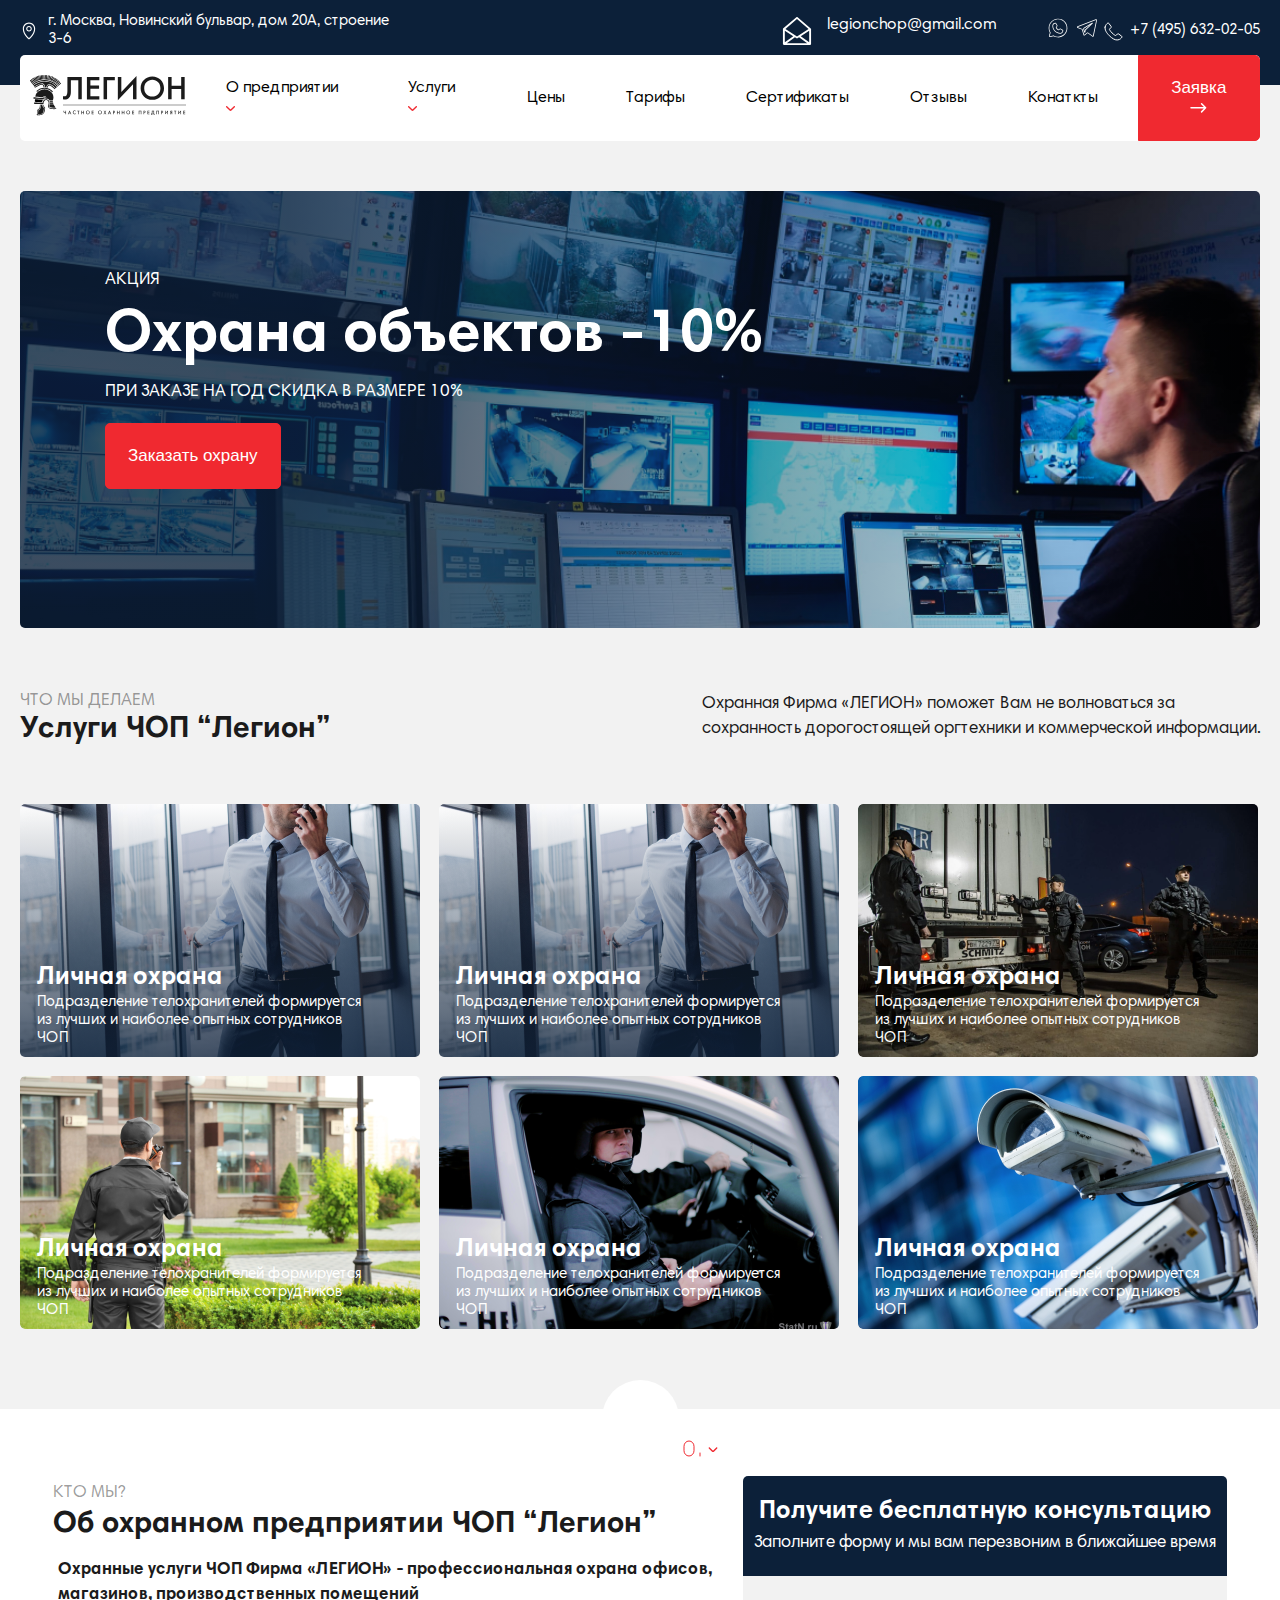
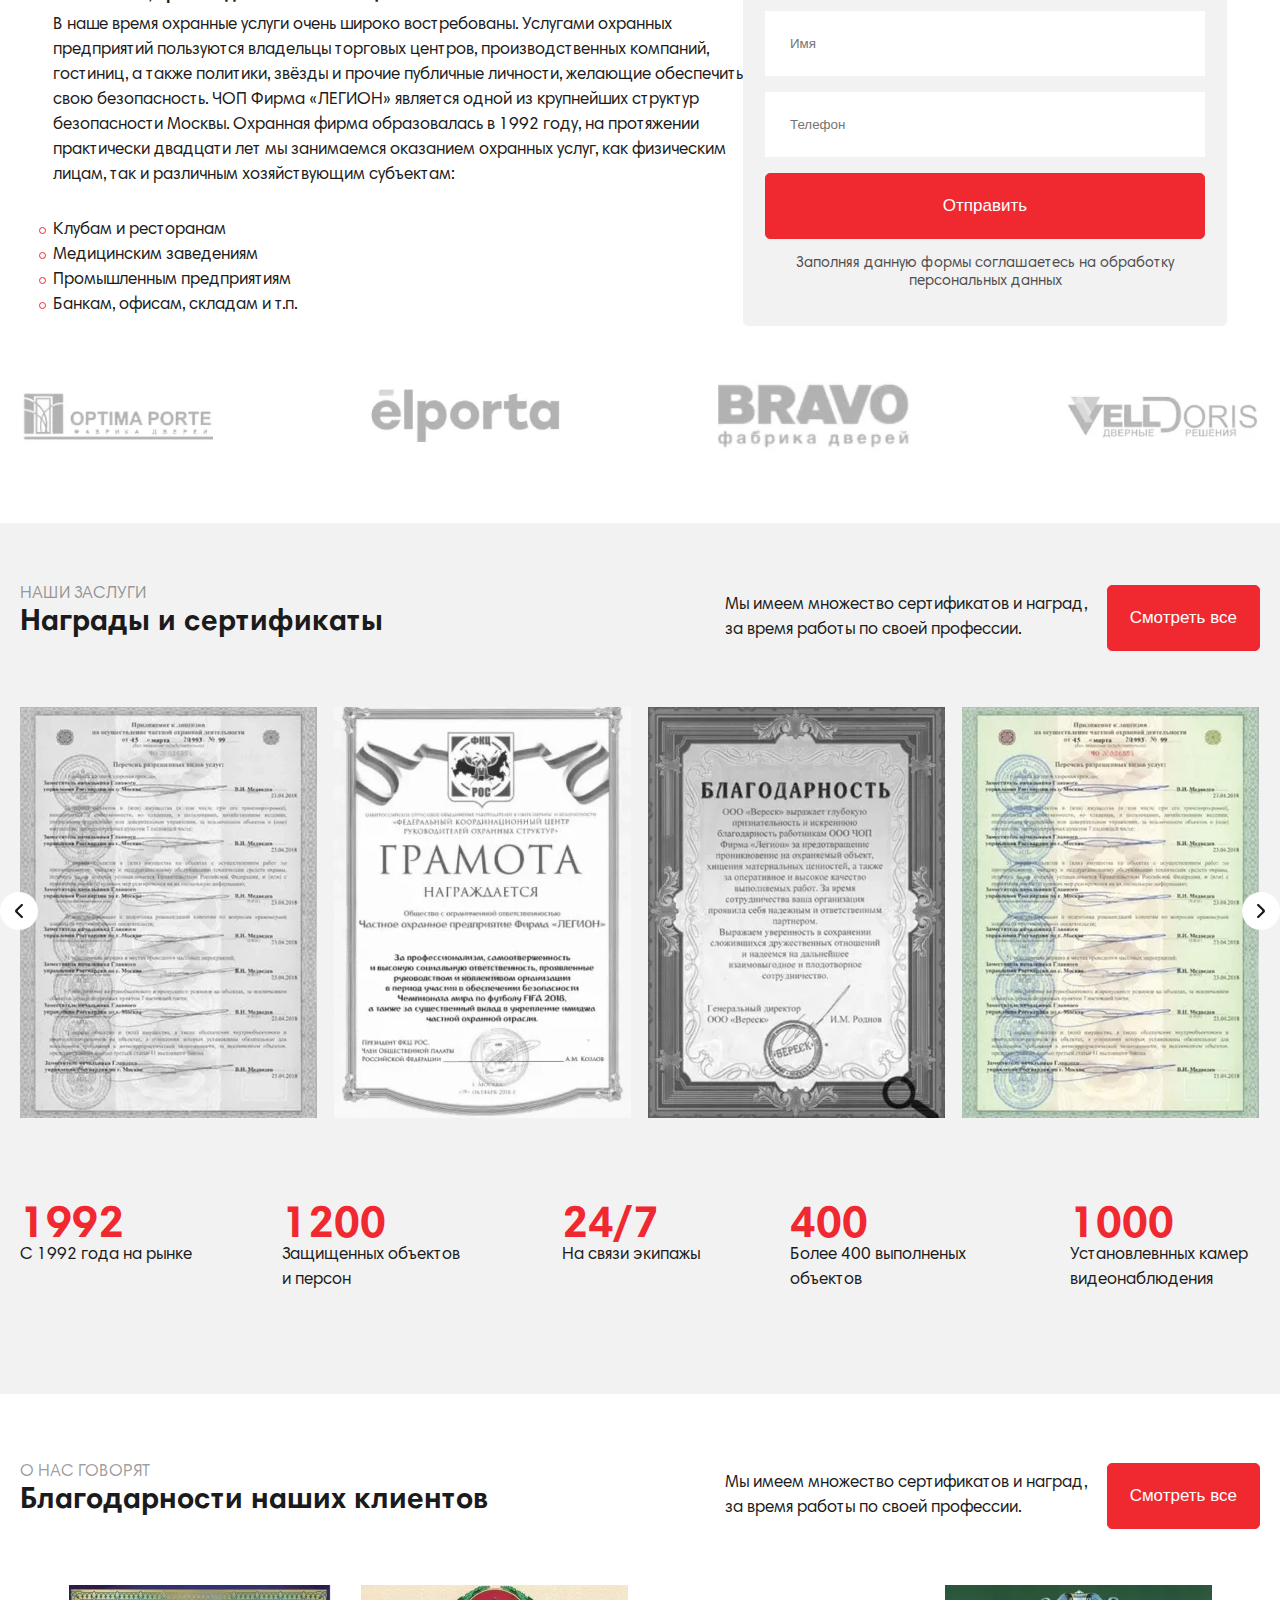
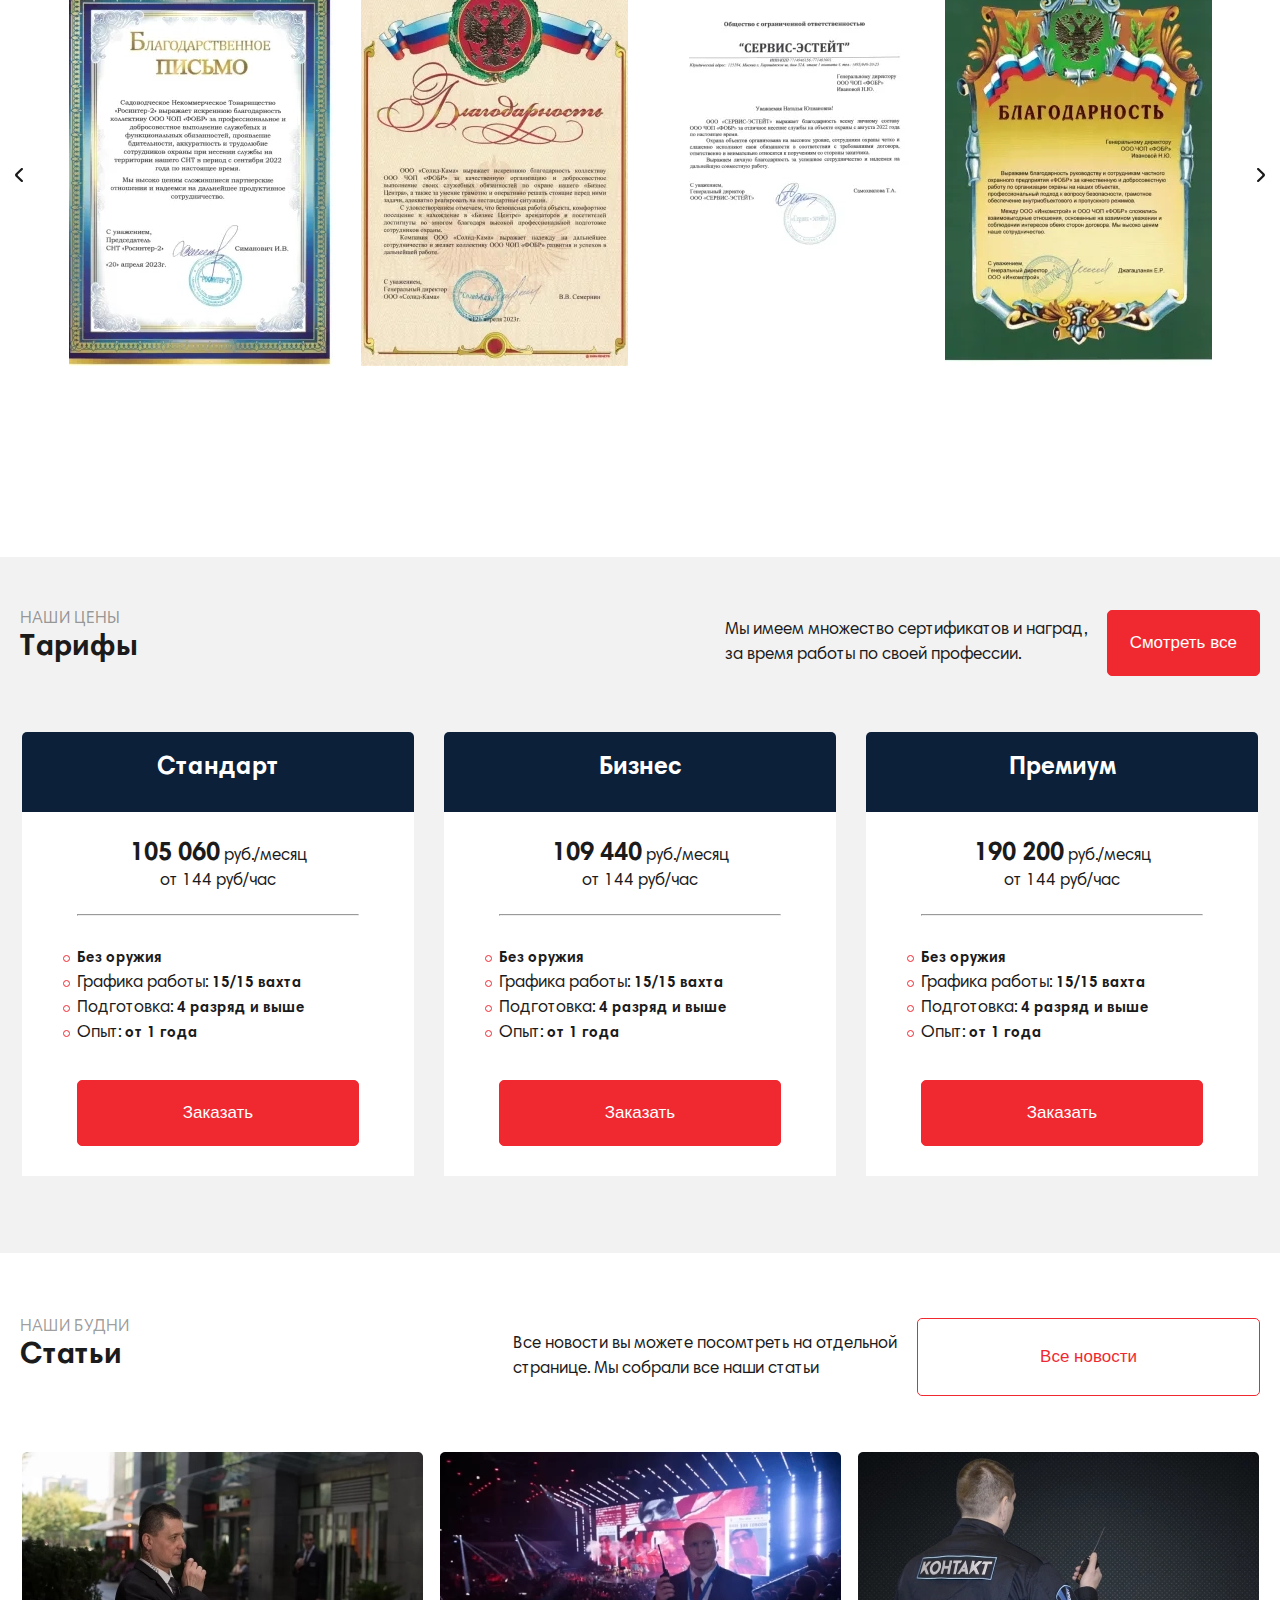
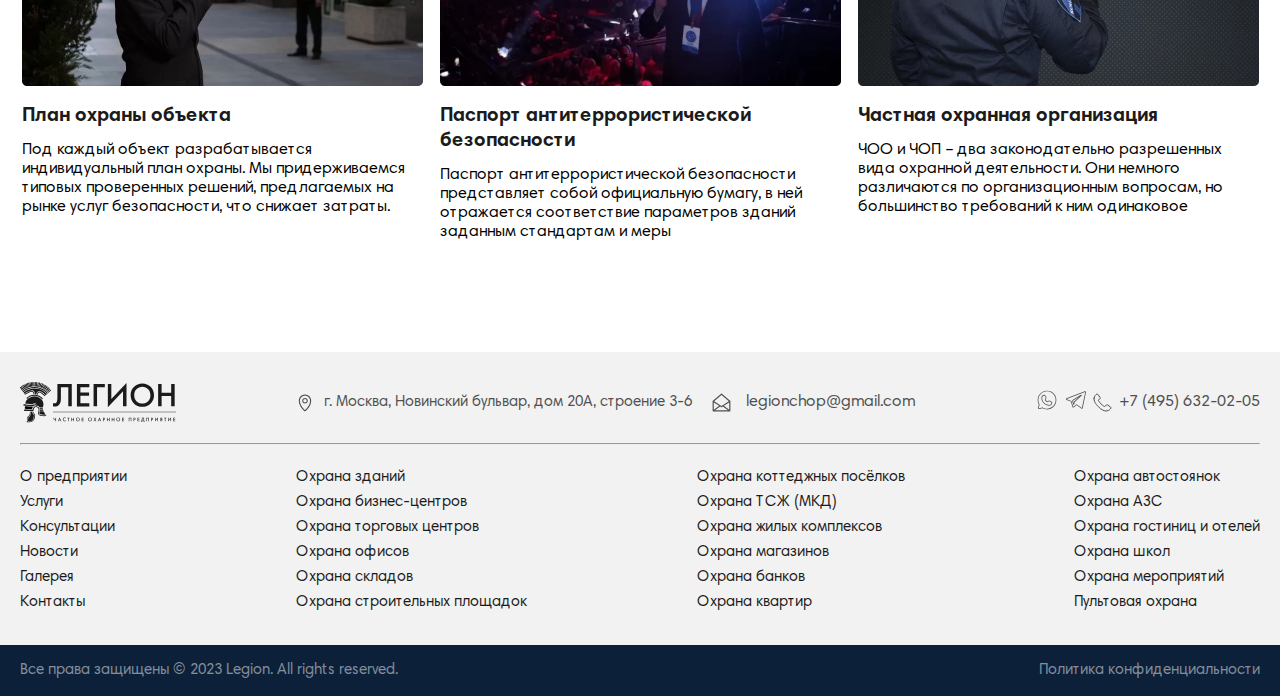
<file: ЧОП/index.html>
<!DOCTYPE html>
<html lang="en">

<head>
    <meta charset="UTF-8">
    <meta name="viewport" content="width=device-width, initial-scale=1.0">
    <link rel="stylesheet" href="./styles/style.css">
    <link rel="stylesheet" href="./styles/font/stylesheet.css">
    <link rel="icon" type="image/png" sizes="32x32" href="./image/favicon/favicon-32x32.png">
    <link rel=" icon" type="image/png" sizes="16x16" href="./image/favicon/favicon-16x16.png">
    <link rel="manifest" href="./image/favicon/site.webmanifest.json">
    <meta name="msapplication-TileColor" content="#ffffff">
    <title>ЧОП</title>
</head>

<body>
    <section style='background-color: #0C2039;'>
        <div class="container">
            <div class="top__header">
                <div class="adress">
                    <img src="./image/address-mark.svg" alt="address">
                    <h1 class='tiny-15 top-adress'>г. Москва, Новинский бульвар, дом 20А, строение 3-6</h1>
                </div>
                <div class="email__phone">
                    <div class='email__phone_top'>
                        <div class='email'>
                            <img src="./image/email.svg" alt="email address">
                            <a class='adress_text' href="mailto:legionchop@gmail.com">legionchop@gmail.com</a>
                        </div>
                        <div class="phone__social-link">
                            <a href="#"><img src="./image/whatsapp.svg" alt="whatsapp"></a>
                            <a href="#"><img src="./image/telegram.svg" alt="telegram"></a>
                            <img src="./image/phone.svg" alt="phone">
                            <a href="#" class='tiny-15'>+7 (495) 632-02-05</a>
                        </div>
                    </div>
                    <div class='navigator'>
                        <nav>
                            <a href='index.html' class='logo__link'>
                                <img src="./image/logo.svg" alt="logo">
                            </a>
                            <ul class='menu__list'>
                                <li class='about__title'><a href="aboutCompany.html" style='color: black;'>О предприятии
                                        <img src="./image/arrow-down.svg" alt="arrow down"></a>
                                    <ul class='about__title-popup'>
                                        <li><a href="aboutCompany.html">О компании</a></li>
                                        <li><a href="articles.html">Статьи</a></li>
                                        <li><a href="vacancy.html">Вакансии</a></li>
                                        <li><a href="rate.html">Благодарности</a></li>
                                    </ul>
                                </li>
                                <li class='services__title'><a href="services.html" style='color: black;'>Услуги <img
                                            src="./image/arrow-down.svg" alt="arrow down"></a>
                                    <ul class='services__title-popup'>
                                        <div class='services__title-popup-left'>
                                            <li><a href="#">Охрана зданий</a></li>
                                            <li><a href="#">Охрана бизнес-центров</a></li>
                                            <li><a href="#">Охрана торговых центров</a></li>
                                            <li><a href="#">Охрана офисов</a></li>
                                            <li><a href="#">Охрана складов</a></li>
                                            <li><a href="#">Охрана строительных площадок</a></li>
                                            <li><a href="#">Охрана коттеджных поселков</a></li>
                                            <li><a href="#">Охрана ТСЖ (МКД)</a></li>
                                            <li><a href="#">Охрана жилых комплексов</a></li>
                                        </div>
                                        <div class='services__title-popup-right'>
                                            <li><a href="#">Охрана магазинов</a></li>
                                            <li><a href="#">Охрана банков</a></li>
                                            <li><a href="#">Охрана квартир</a></li>
                                            <li><a href="#">Охрана автостоянока</a></li>
                                            <li><a href="#">Охрана АЗС</a></li>
                                            <li><a href="#">Охрана гостиниц и отелей</a></li>
                                            <li><a href="#">Охрана школ</a></li>
                                            <li><a href="#">Охрана мероприятий</a></li>
                                            <li><a href="#">Пультовая охрана</a></li>
                                        </div>
                                    </ul>
                                </li>
                                <li><a href="price.html" style='color: black;'>Цены</a></li>
                                <li><a href="rate.html" style='color: black;'>Тарифы</a></li>
                                <li><a href="certificates.html" style='color: black;'>Сертификаты</a></li>
                                <li><a href="reviews.html" style='color: black;'>Отзывы</a></li>
                                <li><a href="contacts.html" style='color: black;'>Конаткты</a></li>
                            </ul>
                            <div class='humburger' id='humbID'>
                                <img src="./image/humburger.svg" alt="hamburger menu" id='humbIcon'>
                            </div>
                            <div class='humb__popup' id='popupID'>
                                <img src="./image/close-humb.svg" alt="close humb" width='26px' height='26px'
                                    id='closeIconID'>
                                <ul class='humb__popup-list'>
                                    <h1 class='humb-bold-text'>О предприятии</h1>
                                    <li><a href="aboutCompany.html" class='humb-tiny-text'>О компании</a></li>
                                    <li><a href="#" class='humb-tiny-text'>Статьи</a></li>
                                    <li><a href="vacancy.html" class='humb-tiny-text'>Вакансии</a></li>
                                    <li><a href="rate.html" class='humb-tiny-text'>Благодарности</a></li>
                                    <h1 class='humb-bold-text'>Услуги</h1>
                                    <div style='display: flex;'>
                                        <div class='humb-popup-left'>
                                            <li><a href="#">Охрана зданий</a></li>
                                            <li><a href="#">Охрана бизнес-центров</a></li>
                                            <li><a href="#">Охрана торговых центров</a></li>
                                            <li><a href="#">Охрана офисов</a></li>
                                            <li><a href="#">Охрана складов</a></li>
                                            <li><a href="#">Охрана строительных площадок</a></li>
                                            <li><a href="#">Охрана коттеджных поселков</a></li>
                                            <li><a href="#">Охрана ТСЖ (МКД)</a></li>
                                            <li><a href="#">Охрана жилых комплексов</a></li>
                                        </div>
                                        <div class='humb-popup-right'>
                                            <li><a href="#">Охрана магазинов</a></li>
                                            <li><a href="#">Охрана банков</a></li>
                                            <li><a href="#">Охрана квартир</a></li>
                                            <li><a href="#">Охрана автостоянока</a></li>
                                            <li><a href="#">Охрана АЗС</a></li>
                                            <li><a href="#">Охрана гостиниц и отелей</a></li>
                                            <li><a href="#">Охрана школ</a></li>
                                            <li><a href="#">Охрана мероприятий</a></li>
                                            <li><a href="#">Пультовая охрана</a></li>
                                        </div>
                                    </div>
                                    <ul>
                                        <li><a href="#" class='humb-bold-text'>Консультации</a></li>
                                        <li><a href="#" class='humb-bold-text'>Новости</a></li>
                                        <li><a href="#" class='humb-bold-text'>Галерея</a></li>
                                        <li><a href="contacts.html" class='humb-bold-text'>Конаткты</a></li>
                                    </ul>
                                </ul>
                            </div>
                        </nav>
                        <button class="application" style='border-radius: 0 5px 5px 0;'><!--Fix svg color switch-->
                            <svg xmlns="http://www.w3.org/2000/svg" width="17" height="15" viewBox="0 0 17 10">
                                <path
                                    d="M15.6246 7.31211L11.5624 11.3743L15.6246 7.31211ZM15.6246 7.31211L11.5622 3.24974L15.6246 7.31211ZM15.6246 7.31211L1.00045 7.31205L15.6246 7.31211Z"
                                    fill="white" />
                                <path
                                    d="M15.6246 7.31211L11.5624 11.3743M15.6246 7.31211L11.5622 3.24974M15.6246 7.31211L1.00045 7.31205"
                                    stroke="white" stroke-width="1.5" stroke-linecap="round" stroke-linejoin="round" />
                            </svg>
                        </button>
                    </div>
                </div>
            </div>
        </div>
    </section>
    <section class="header">
        <div class="container">
            <div class="carusel" id='carusel'>
                <div class='header__card'>
                    <!-- <button class='arrow left' onclick='nextSlide()' id='slide-arrow-next'>
                        <img src="./image/left_arrow.svg" alt="left arrow">
                    </button>
                    <button class='arrow right' onclick='prevSlide()' id='slide-arrow-prev'>
                        <img src="./image/right_arrow.svg" alt="right arrow"'>
                    </button> -->
                    <div class="header__card-titles">
                        <p class=' tiny-400'>Акция</p>
                        <h1 class='bold-600' style='margin: 10px 0px;'>Охрана объектов -10%</h1>
                        <h3 class='tiny-400' style='margin-bottom: 20px;'>При заказе на год скидка в размере 10% </h3>
                        <button type="button">
                            Заказать охрану
                        </button>
                    </div>
                </div>


            </div>
        </div>
        </div>
    </section>
    <section class='specialization'>
        <div class="container">
            <div class="spec__titles">
                <div class="spec__titles-left">
                    <h3 class='tiny-gray-400'>Что мы делаем</h3>
                    <h1 class='bold-700'>Услуги ЧОП “Легион”</h1>
                </div>
                <h3 class='tiny-17'>Охранная Фирма «ЛЕГИОН» поможет Вам не волноваться за<br /> сохранность
                    дорогостоящей
                    оргтехники и коммерческой информации.</h3>
            </div>
            <div class="spec__cards" >
                <div class='spec__card' style='background: linear-gradient(0deg, rgba(12, 32, 57, 0.80) -4.38%, rgba(12, 32, 57, 0.00) 99.85%), url(./image/spec_card_ex.webp);'>
                    <h1 class='bold-25'>Личная охрана</h1>
                    <p class='tiny-15'>Подразделение телохранителей формируется из лучших и наиболее опытных сотрудников
                        ЧОП</p>
                </div>
                <div class='spec__card' style='background: linear-gradient(0deg, rgba(12, 32, 57, 0.80) -4.38%, rgba(12, 32, 57, 0.00) 99.85%), url(./image/spec_card_ex.webp);'>
                    <h1 class='bold-25'>Личная охрана</h1>
                    <p class='tiny-15'>Подразделение телохранителей формируется из лучших и наиболее опытных сотрудников
                        ЧОП</p>
                </div>
                <div class='spec__card' style='background-image: url(./image/card3.webp);'>
                    <h1 class='bold-25'>Личная охрана</h1>
                    <p class='tiny-15'>Подразделение телохранителей формируется из лучших и наиболее опытных сотрудников
                        ЧОП</p>
                </div>
                <div class='spec__card' style='background-image: url(./image/card4.webp);'>
                    <h1 class='bold-25'>Личная охрана</h1>
                    <p class='tiny-15'>Подразделение телохранителей формируется из лучших и наиболее опытных сотрудников
                        ЧОП</p>
                </div>
                <div class='spec__card' style='background-image: url(./image/card5.webp);'>
                    <h1 class='bold-25'>Личная охрана</h1>
                    <p class='tiny-15'>Подразделение телохранителей формируется из лучших и наиболее опытных сотрудников
                        ЧОП</p>
                </div>
                <div class='spec__card' style='background-image: url(./image/card6.webp);'>
                    <h1 class='bold-25'>Личная охрана</h1>
                    <p class='tiny-15'>Подразделение телохранителей формируется из лучших и наиболее опытных сотрудников
                        ЧОП</p>
                </div>
            </div>
        </div>
    </section>

    <section class='about'>
        <div class="svg-button1">
            <svg xmlns="http://www.w3.org/2000/svg" width="77" height="77" viewBox="0 0 77 77" fill="none"
                class='white-circle'>
                <circle cx="38.5" cy="38.5" r="38.5" fill="white" />
            </svg>
            <svg xmlns="http://www.w3.org/2000/svg" width="12" height="17" viewBox="0 0 12 17" fill="none"
                class='red-circle'>
                <path
                    d="M1 10.75C1 13.6495 3.23858 16 6 16C8.76143 16 11 13.6495 11 10.75V6.25C11 3.3505 8.76143 1 6 1C3.23858 1 1 3.3505 1 6.25V10.75Z"
                    stroke="#F02930" />
            </svg>
            <svg xmlns="http://www.w3.org/2000/svg" width="2" height="5" viewBox="0 0 2 5" fill="none" class='red-line'>
                <path d="M1 4V1" stroke="#F02930" stroke-linecap="round" />
            </svg>
            <svg xmlns="http://www.w3.org/2000/svg" width="16" height="16" viewBox="0 0 16 16" fill="none"
                class='red-bird'>
                <path
                    d="M3.80464 6.47379C3.54429 6.73413 3.54429 7.15627 3.80464 7.4166L7.0661 10.6749C7.5869 11.1951 8.43077 11.1949 8.9513 10.6745L12.2115 7.4142C12.4719 7.15387 12.4719 6.73173 12.2115 6.47139C11.9512 6.21103 11.529 6.21103 11.2687 6.47139L8.4783 9.2618C8.21797 9.5222 7.79583 9.52214 7.5355 9.2618L4.74745 6.47379C4.4871 6.21344 4.06499 6.21344 3.80464 6.47379Z"
                    fill="#F02930" />
            </svg>
        </div>
        <div class="container">
            <div class="about__wrapper">
                <div class="about__wrapper-info">
                    <h3 class='tiny-gray-400'>Кто мы?</h3>
                    <h1 class='bold-700 about' style='margin: 3px 0 10px; padding:0;'>Об охранном предприятии ЧОП
                        “Легион”
                    </h1>
                    <p class='tiny-600 about' style='padding:5px;'>Охранные услуги ЧОП Фирма «ЛЕГИОН» -
                        профессиональная охрана офисов, магазинов,
                        производственных помещений</p>
                    <p class='tiny-17 about_text'>В наше время охранные услуги очень широко
                        востребованы. Услугами охранных
                        предприятий пользуются
                        владельцы торговых центров, производственных компаний, гостиниц, а также политики, звёзды и
                        прочие публичные личности, желающие обеспечить свою безопасность. ЧОП Фирма «ЛЕГИОН»
                        является
                        одной из крупнейших структур безопасности Москвы. Охранная фирма образовалась в 1992 году,
                        на
                        протяжении практически двадцати лет мы занимаемся оказанием охранных услуг, как физическим
                        лицам, так и различным хозяйствующим субъектам:</p>
                    <ul class='about__list tiny-17'>
                        <li>Клубам и ресторанам</li>
                        <li>Медицинским заведениям</li>
                        <li>Промышленным предприятиям</li>
                        <li>Банкам, офисам, складам и т.п.</li>
                    </ul>
                </div>
                <form action='#' class="about__wrapper-form">
                    <div class="form-titles">
                        <h1 class='bold-25' style='margin-bottom: 6px;'>Получите бесплатную консультацию</h1>
                        <h3 class='tiny-17-white'>Заполните форму и мы вам перезвоним в ближайшее время</h3>
                    </div>
                    <div class="form-inputs">
                        <input type="text" placeholder='Имя'>
                        <input type="tel" placeholder='Телефон'>
                        <button>Отправить</button>
                        <p class='tiny-15-form'>Заполняя данную формы соглашаетесь на обработку <br />персональных
                            данных</p>
                    </div>
                </form>
            </div>
            <div class='about__partner'>
                <img src="./image/partner1.webp" alt="partner1">
                <img src="./image/partner2.webp" alt="partner2">
                <img src="./image/partner3.webp" alt="partner3">
                <img src="./image/partner4.webp" alt="partner4">
            </div>
        </div>
    </section>
    <section class='merits'>
        <div class="container">
            <div class="merits__titles">
                <div class="merits__titles-left">
                    <h3 class='tiny-gray-400'>Наши заслуги</h3>
                    <h1 class='bold-700'>Награды и сертификаты</h1>
                </div>
                <div class='merits__titles-right'>
                    <h3 class='tiny-17'>Мы имеем множество сертификатов и наград,<br />
                        за время работы по своей профессии.</h3>
                    <button>Смотреть все</button>
                </div>
            </div>
            <div class='certificates'>
                <button class='arrow left' id='slider-arrow-prevM'>
                    <svg xmlns="http://www.w3.org/2000/svg" width="8" height="14" viewBox="0 0 8 14" fill="none">
                        <path
                            d="M7.66978 0.31074C7.23487 -0.10358 6.52967 -0.10358 6.09477 0.31074L0.651642 5.50095C-0.217493 6.32973 -0.217159 7.67264 0.652311 8.501L6.09877 13.6892C6.53368 14.1036 7.23887 14.1036 7.6738 13.6892C8.10873 13.2749 8.10873 12.6031 7.6738 12.1889L3.01225 7.74828C2.57724 7.334 2.57735 6.66222 3.01225 6.24794L7.66978 1.8111C8.10471 1.39679 8.10471 0.725049 7.66978 0.31074Z" />
                    </svg>
                </button>
                <button class='arrow right' id='slider-arrow-nextM'>
                    <svg xmlns="http://www.w3.org/2000/svg" width="8" height="14" viewBox="0 0 8 14" fill="none">
                        <path
                            d="M0.330222 13.6893C0.765134 14.1036 1.47033 14.1036 1.90523 13.6893L7.34836 8.49905C8.21749 7.67027 8.21716 6.32736 7.34769 5.49899L1.90123 0.310795C1.46632 -0.1036 0.761126 -0.1036 0.326202 0.310795C-0.108734 0.725082 -0.108734 1.39685 0.326202 1.81114L4.98775 6.25172C5.42276 6.666 5.42265 7.33778 4.98775 7.75206L0.330222 12.1889C-0.104714 12.6032 -0.104714 13.275 0.330222 13.6893Z" />
                    </svg>
                </button>
                <div class='sliderM'>
                    <div class="slider__lineM" id='slm'>
                        <img src="./image/gram1.webp" alt="certificate1">
                        <img src="./image/gram2.webp" alt="certificate2">
                        <img src="./image/gram3.webp" alt="certificate3">
                        <img src="./image/gram4.webp" alt="certificate4">
                        <img src="./image/ser1.webp" alt="certificate5">
                        <img src="./image/ser2.webp" alt="certificate6">
                        <img src="./image/ser3.webp" alt="certificate7">
                        <img src="./image/ser4.webp" alt="certificate8">
                        <img src="./image/ser5.webp" alt="certificate9">
                        <img src="./image/ser6.webp" alt="certificate10">
                    </div>
                </div>
            </div>
            <div class=' merits__titles-right-mobile'>
                <h3 class='tiny-17'>Мы имеем множество сертификатов и наград,<br />
                    за время работы по своей профессии.</h3>
                <button>Смотреть все</button>
            </div>
            <div class="merits__info">
                <div class="info">
                    <span class=' red-45' style='margin-bottom: 6px;'>1992</span>
                    <p class='tiny-17'>С 1992 года на рынке</p>
                </div>
                <div class="info">
                    <span class=' red-45' style='margin-bottom: 6px;'>1200</span>
                    <p class='tiny-17'>Защищенных объектов
                        и персон
                    </p>
                </div>
                <div class="info">
                    <span class=' red-45' style='margin-bottom: 6px;'>24/7</span>
                    <p class='tiny-17'>На связи экипажы</p>
                </div>
                <div class="info">
                    <span class=' red-45' style='margin-bottom: 6px;'>400</span>
                    <p class='tiny-17'>Более 400 выполненых объектов</p>
                </div>
                <div class="info">
                    <span class=' red-45' style='margin-bottom: 6px;'>1000</span>
                    <p class='tiny-17'>Установлевнных камер видеонаблюдения</p>
                </div>
            </div>
        </div>
    </section>
    <section class='talking'>
        <div class="container">
            <div class="talking__titles">
                <div class="talking__titles-left">
                    <h3 class='tiny-gray-400'>О нас говорят</h3>
                    <h1 class='bold-700'>Благодарности наших клиентов</h1>
                </div>
                <div class='talking__titles-right'>
                    <h3 class='tiny-17'>Мы имеем множество сертификатов и наград,<br />
                        за время работы по своей профессии.</h3>
                    <button>Смотреть все</button>
                </div>
            </div>
            <div class='gratitudes'>
                <button class='arrow left' id='slider-arrow-prev'>
                    <svg xmlns="http://www.w3.org/2000/svg" width="8" height="14" viewBox="0 0 8 14" fill="none">
                        <path
                            d="M7.66978 0.31074C7.23487 -0.10358 6.52967 -0.10358 6.09477 0.31074L0.651642 5.50095C-0.217493 6.32973 -0.217159 7.67264 0.652311 8.501L6.09877 13.6892C6.53368 14.1036 7.23887 14.1036 7.6738 13.6892C8.10873 13.2749 8.10873 12.6031 7.6738 12.1889L3.01225 7.74828C2.57724 7.334 2.57735 6.66222 3.01225 6.24794L7.66978 1.8111C8.10471 1.39679 8.10471 0.725049 7.66978 0.31074Z" />
                    </svg>
                </button>
                <button class='arrow right' id='slider-arrow-next'>
                    <svg xmlns="http://www.w3.org/2000/svg" width="8" height="14" viewBox="0 0 8 14" fill="none">
                        <path
                            d="M0.330222 13.6893C0.765134 14.1036 1.47033 14.1036 1.90523 13.6893L7.34836 8.49905C8.21749 7.67027 8.21716 6.32736 7.34769 5.49899L1.90123 0.310795C1.46632 -0.1036 0.761126 -0.1036 0.326202 0.310795C-0.108734 0.725082 -0.108734 1.39685 0.326202 1.81114L4.98775 6.25172C5.42276 6.666 5.42265 7.33778 4.98775 7.75206L0.330222 12.1889C-0.104714 12.6032 -0.104714 13.275 0.330222 13.6893Z" />
                    </svg>
                </button>
                <div class="slider">
                    <div class="slider__line" id='sl'>
                        <img src="./image/blag1.webp" alt="gratitude1">
                        <img src="./image/blag2.webp" alt="gratitude2">
                        <img src="./image/blag3.webp" alt="gratitude3">
                        <img src="./image/blag4.webp" alt="gratitude4">
                        <img src="./image/blag11.webp" alt="gratitude5">
                        <img src="./image/blag22.webp" alt="gratitude6">
                        <img src="./image/blag33.webp" alt="gratitude7">
                        <img src="./image/blag44.webp" alt="gratitude8">
                        <img src="./image/blag55.webp" alt="gratitude9">
                        <img src="./image/blag66.webp" alt="gratitude10">
                        <img src="./image/blag77.webp" alt="gratitude11">
                        <img src="./image/blag88.webp" alt="gratitude12">
                    </div>
                </div>
            </div>
            <div class=' talking__titles-right-mobile'>
                <h3 class='tiny-17'>Мы имеем множество сертификатов и наград,<br />
                    за время работы по своей профессии.</h3>
                <button>Смотреть все</button>
            </div>
        </div>
    </section>
    <section class='price'>
        <div class="container">
            <div class="merits__titles">
                <div class="merits__titles-left">
                    <h3 class='tiny-gray-400'>Наши цены</h3>
                    <h1 class='bold-700'>Тарифы</h1>
                </div>
                <div class='merits__titles-right'>
                    <h3 class='tiny-17'>Мы имеем множество сертификатов и наград,<br />
                        за время работы по своей профессии.</h3>
                    <button>Смотреть все</button>
                </div>
            </div>
            <div class='prices'>
                <div class="price-card">
                    <div class="price-titles">
                        <h1 class='bold-25' style='margin-bottom: 6px;'>Стандарт
                        </h1>
                    </div>
                    <div class='price-info'>
                        <div style='text-align: center;'>
                            <p class='tiny-17'><span class='bold-25-black'>105 060</span> руб./месяц</p>
                            <p class='tiny-17'>от 144 руб/час</p>
                        </div>
                        <hr>
                        <ul class='about__list tiny-17' style='margin-bottom: 34px;'>
                            <li class='tiny-17'><span class='bold-15'>Без оружия</span></li>
                            <li class='tiny-17'>Графика работы: <span class='bold-15'>15/15 вахта</span>
                            </li>
                            <li class='tiny-17'>Подготовка: <span class='bold-15'>4 разряд и выше</span>
                            </li>
                            <li class='tiny-17'>Опыт: <span class='bold-15'>от 1 года</span></li>
                        </ul>
                        <button style='width: 100%;'>Заказать</button>
                    </div>
                </div>
                <div class="price-card">
                    <div class="price-titles">
                        <h1 class='bold-25' style='margin-bottom: 6px;'>Бизнес
                        </h1>
                    </div>
                    <div class='price-info'>
                        <div style='text-align: center;'>
                            <p class='tiny-17'><span class='bold-25-black'>109 440</span> руб./месяц</p>
                            <p class='tiny-17'>от 144 руб/час</p>
                        </div>
                        <hr>
                        <ul class='about__list tiny-17' style='margin-bottom: 34px;'>
                            <li class='tiny-17'><span class='bold-15'>Без оружия</span></li>
                            <li class='tiny-17'>Графика работы: <span class='bold-15'>15/15 вахта</span>
                            </li>
                            <li class='tiny-17'>Подготовка: <span class='bold-15'>4 разряд и выше</span>
                            </li>
                            <li class='tiny-17'>Опыт: <span class='bold-15'>от 1 года</span></li>
                        </ul>
                        <button style='width: 100%;'>Заказать</button>
                    </div>
                </div>
                <div class="price-card">
                    <div class="price-titles">
                        <h1 class='bold-25' style='margin-bottom: 6px;'>Премиум
                        </h1>
                    </div>
                    <div class='price-info'>
                        <div style='text-align: center;'>
                            <p class='tiny-17'><span class='bold-25-black'>190 200</span> руб./месяц</p>
                            <p class='tiny-17'>от 144 руб/час</p>
                        </div>
                        <hr>
                        <ul class='about__list tiny-17' style='margin-bottom: 34px;'>
                            <li class='tiny-17'><span class='bold-15'>Без оружия</span></li>
                            <li class='tiny-17'>Графика работы: <span class='bold-15'>15/15 вахта</span>
                            </li>
                            <li class='tiny-17'>Подготовка: <span class='bold-15'>4 разряд и выше</span>
                            </li>
                            <li class='tiny-17'>Опыт: <span class='bold-15'>от 1 года</span></li>
                        </ul>
                        <button style='width: 100%;'>Заказать</button>
                    </div>
                </div>
            </div>
        </div>
    </section>
    <section class='articles'>
        <div class="container">
            <div class="articles__titles">
                <div class="articles__titles-left">
                    <h3 class='tiny-gray-400'>наши будни</h3>
                    <h1 class='bold-700'>Статьи</h1>
                </div>
                <div class='articles__titles-right'>
                    <h3 class='tiny-17'>Все новости вы можете посомтреть на отдельной <br /> странице. Мы собрали все
                        наши статьи</h3>
                    <button class='outline'>Все новости</button>
                </div>
            </div>
            <div class="articles__cards-wrapper">
                <div class="articles__card">
                    <img src="./image/art1.webp" alt="art1">
                    <div class="card-info">
                        <h1 class='bold-20' style='margin: 12px 0px'>План охраны объекта</h1>
                        <p>Под каждый объект разрабатывается индивидуальный план охраны. Мы придерживаемся типовых
                            проверенных решений, предлагаемых на рынке услуг безопасности, что снижает затраты.</p>
                    </div>
                </div>
                <div class="articles__card">
                    <img src="./image/art2.webp" alt="art2">
                    <div class="card-info">
                        <h1 class='bold-20' style='margin: 12px 0px'>Паспорт антитеррористической
                            безопасности</h1>
                        <p>Паспорт антитеррористической безопасности представляет собой официальную бумагу, в ней
                            отражается соответствие параметров зданий заданным стандартам и меры</p>
                    </div>
                </div>
                <div class="articles__card">
                    <img src="./image/art3.webp" alt="art3">
                    <div class="card-info">
                        <h1 class='bold-20' style='margin: 12px 0px'>Частная охранная организация</h1>
                        <p>ЧОО и ЧОП – два законодательно разрешенных вида охранной деятельности. Они немного
                            различаются по организационным вопросам, но большинство требований к ним одинаковое</p>
                    </div>
                </div>
            </div>
        </div>
    </section>
    <footer>
        <div class="container">
            <div class='footer__head'>
                <img src="./image/logo.svg" alt="logo">
                <div class='footer__middle'>
                    <div class="adress">
                        <img src="./image/address-dark.svg" alt="adress">
                        <h1 class='tiny-15' style='color: #505050;'>г. Москва, Новинский бульвар, дом 20А, строение 3-6
                        </h1>
                    </div>
                    <div class='email'>
                        <img src="./image/email-dark.svg" alt="email adress">
                        <a class='adress_text' href="mailto:legionchop@gmail.com"
                            style='color: #505050;'>legionchop@gmail.com</a>
                    </div>
                </div>
                <div class="phone__social-link">
                    <a href="#"><img src="./image/whatapp-dark.svg" alt="whatsapp"></a>
                    <a href="#"><img src="./image/telegram-dark.svg" alt="telegram"></a>
                    <img src="./image/phone-dark.svg" alt="phone">
                    <a href="tel:+77956320205" style='color:#505050;'>+7 (495) 632-02-05</a>
                </div>
            </div>
            <hr>
            <div class='footer__list tiny-15-footer'>
                <ul class='desktop'>
                    <li><a href="#">О предприятии</a></li>
                    <li><a href="#">Услуги</a></li>
                    <li><a href="#">Консультации</a></li>
                    <li><a href="#">Новости</a></li>
                    <li><a href="#">Галерея</a></li>
                    <li><a href="#">Контакты</a></li>
                </ul>
                <ul>
                    <li><a href="#">Охрана зданий</a></li>
                    <li><a href="#">Охрана бизнес-центров</a></li>
                    <li><a href="#">Охрана торговых центров</a></li>
                    <li><a href="#">Охрана офисов</a></li>
                    <li><a href="#">Охрана складов</a></li>
                    <li><a href="#">Охрана строительных площадок</a></li>
                </ul>
                <ul>
                    <li><a href="#">Охрана коттеджных посёлков</a></li>
                    <li><a href="#">Охрана ТСЖ (МКД)</a></li>
                    <li><a href="#">Охрана жилых комплексов</a></li>
                    <li><a href="#">Охрана магазинов</a></li>
                    <li><a href="#">Охрана банков</a></li>
                    <li><a href="#">Охрана квартир</a></li>
                </ul>
                <ul>
                    <li><a href="#">Охрана автостоянок</a></li>
                    <li><a href="#">Охрана АЗС</a></li>
                    <li><a href="#">Охрана гостиниц и отелей</a></li>
                    <li><a href="#">Охрана школ</a></li>
                    <li><a href="#">Охрана мероприятий</a></li>
                    <li><a href="#">Пультовая охрана</a></li>
                </ul>
            </div>
            <div class='footer__mobile tiny-15-footer'>
                <ul class=''>
                    <li><a href="aboutCompany.html">О предприятии</a></li>
                    <li><a href="rate.html">Услуги</a></li>
                    <li><a href="#">Консультации</a></li>
                </ul>
                <ul>
                    <li><a href="#">Новости</a></li>
                    <li><a href="#">Галерея</a></li>
                    <li><a href="contacts.html">Конаткты</a></li>
                </ul>
            </div>
        </div>
        <div class='copy'>
            <div class="container">
                <div class='copy__info'>
                    <h2 class='tiny-15-footer' style='color: rgba(255, 255, 255, 0.50);'>Все права защищены © 2023
                        Legion. All rights reserved.</h2>
                    <h2 class='tiny-15-footer' style='color: rgba(255, 255, 255, 0.50);'>Политика конфиденциальности
                    </h2>
                </div>
            </div>
        </div>
    </footer>
    <script async src='./js/main.js'></script>
</body>

</html>
</file>
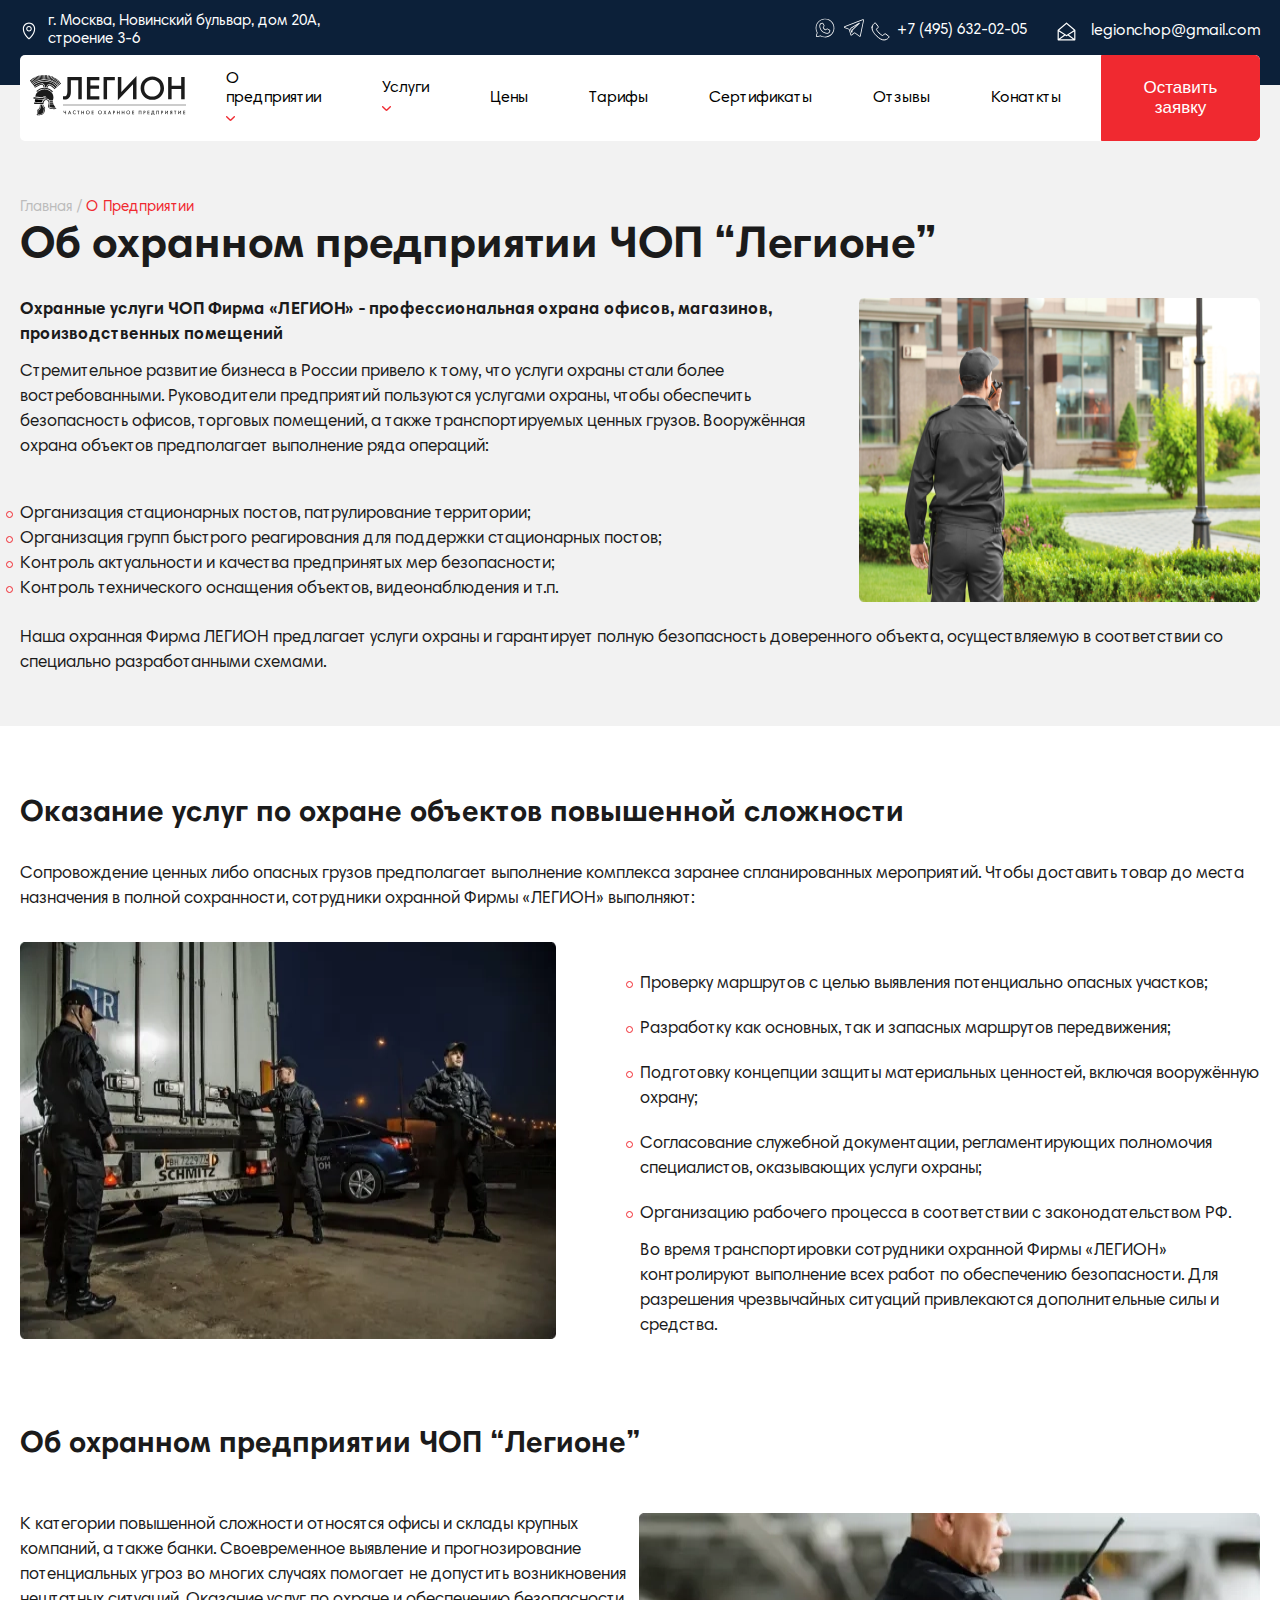
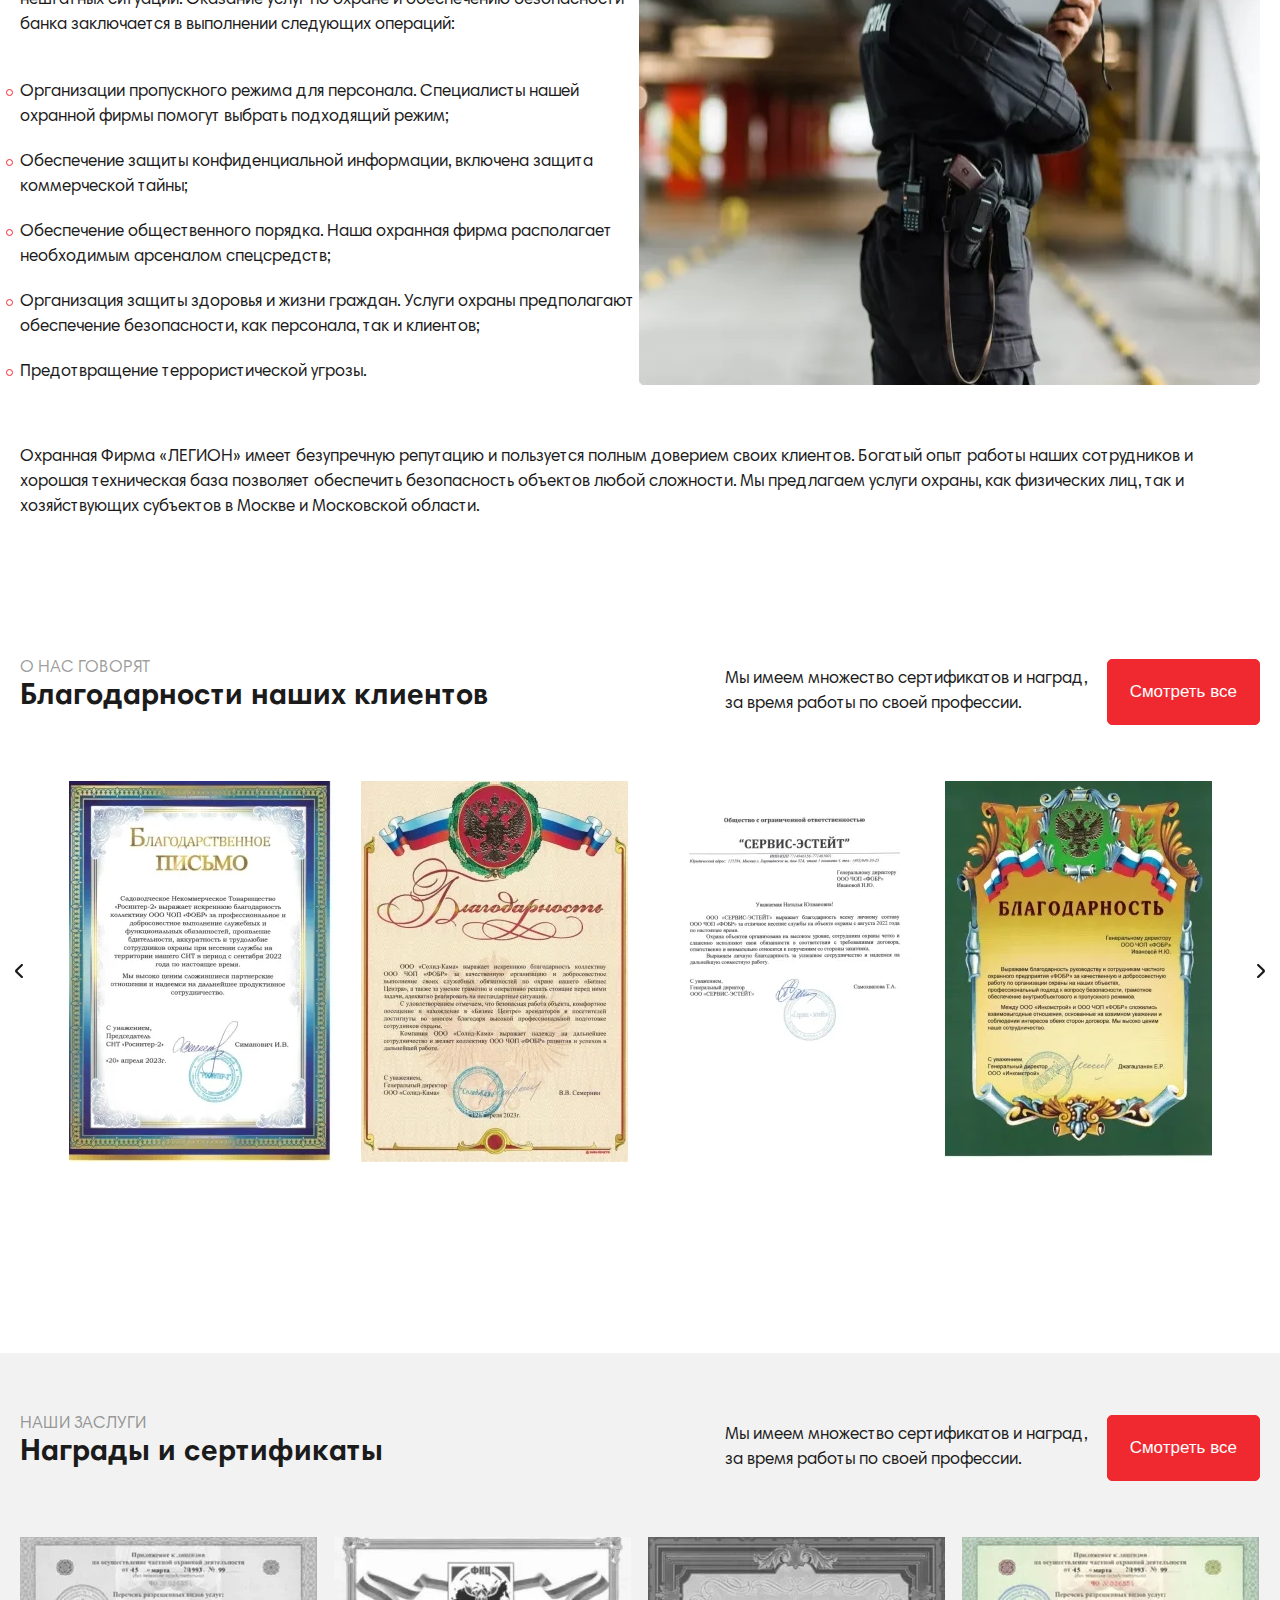
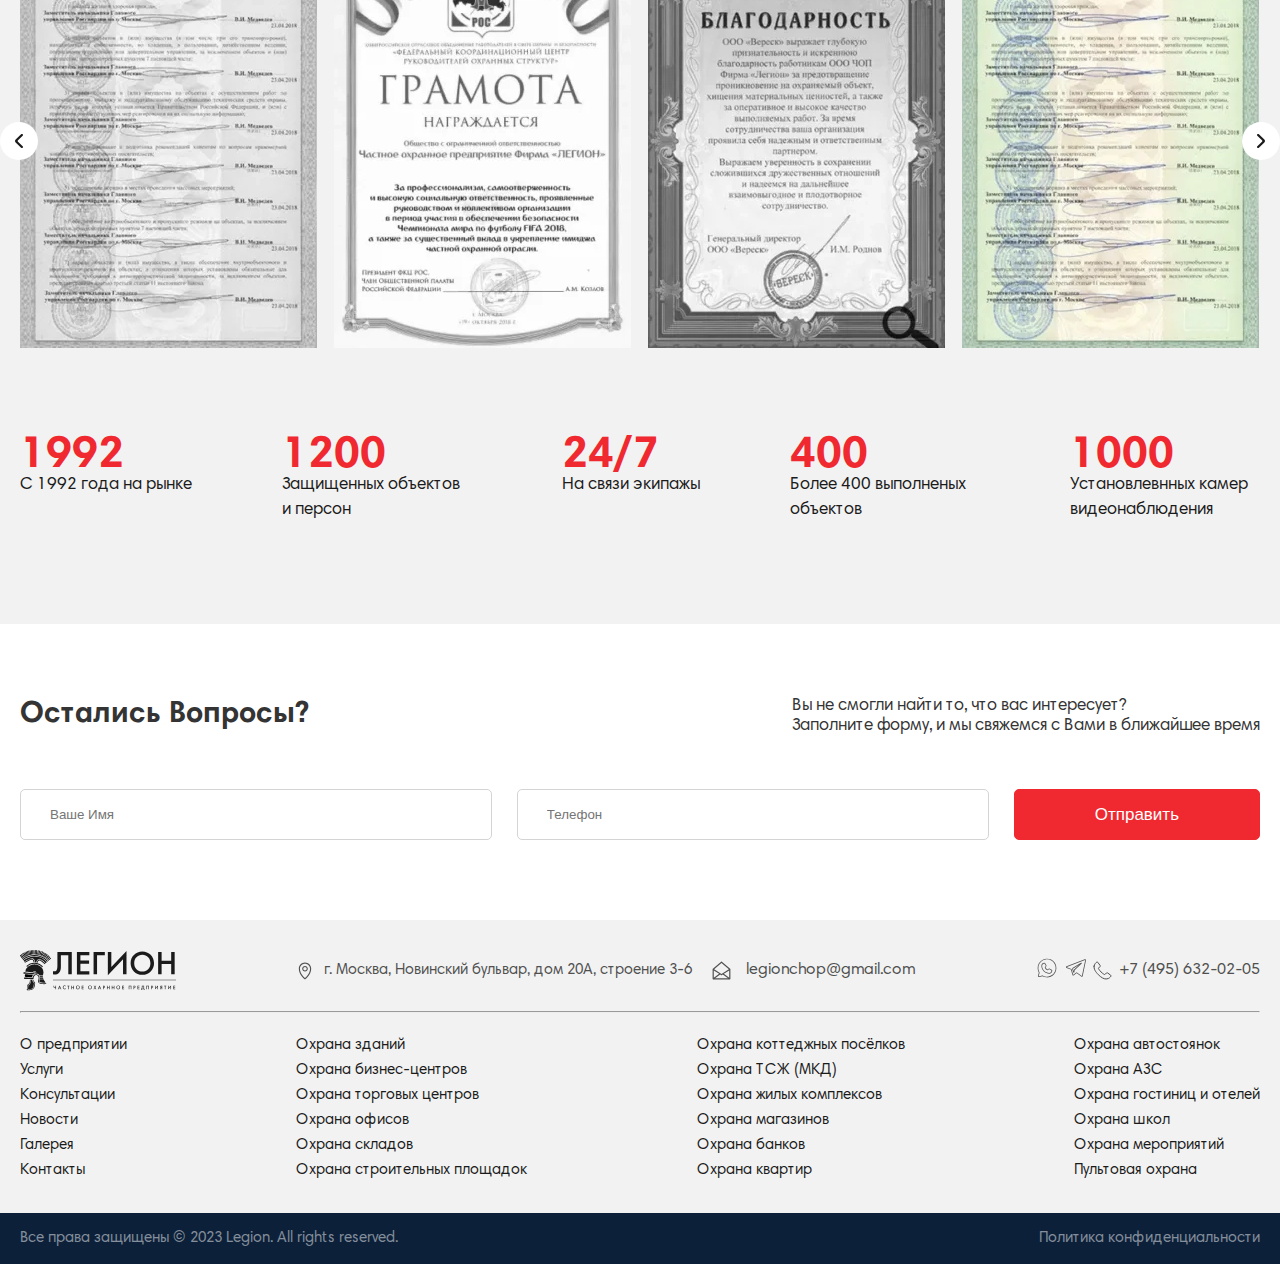
<file: ЧОП/aboutCompany.html>
<!DOCTYPE html>
<html lang="en">

<head>
    <meta charset="UTF-8">
    <meta name="viewport" content="width=device-width, initial-scale=1.0">
    <link rel="stylesheet" href="./styles/style.css">
    <link rel="stylesheet" href="./styles/aboutCompany.css">
    <link rel="stylesheet" href="./styles/font/stylesheet.css">
    <link rel="icon" type="image/png" sizes="32x32" href="./image/favicon/favicon-32x32.png">
    <link rel=" icon" type="image/png" sizes="16x16" href="./image/favicon/favicon-16x16.png">
    <link rel="manifest" href="./image/favicon/site.webmanifest.json">
    <meta name="msapplication-TileColor" content="#ffffff">
    <title>ЧОП</title>
</head>

<body>
    <section style='background-color: #0C2039;'>
        <div class="container">
            <div class="top__header">
                <div class="adress">
                    <img src="./image/address-mark.svg" alt="address">
                    <h1 class='tiny-15'>г. Москва, Новинский бульвар, дом 20А, строение 3-6</h1>
                </div>
                <div class="email__phone">
                    <div class='email'>
                        <img src="./image/email.svg" alt="email address">
                        <a class='adress_text' href="mailto:legionchop@gmail.com">legionchop@gmail.com</a>
                    </div>
                    <div class="phone__social-link">
                        <a href="#"><img src="./image/whatsapp.svg" alt="whatsapp"></a>
                        <a href="#"><img src="./image/telegram.svg" alt="telegram"></a>
                        <img src="./image/phone.svg" alt="phone">
                        <a href="#" class='tiny-15'>+7 (495) 632-02-05</a>
                    </div>
                    <div class='navigator'>
                        <nav>
                            <a href='index.html' class='logo__link'>
                                <img src="./image/logo.svg" alt="logo">
                            </a>
                            <ul class='menu__list'>
                                <li class='about__title'><a href="aboutCompany.html" style='color: black;'>О предприятии
                                        <img src="./image/arrow-down.svg" alt="arrow down"></a>
                                    <ul class='about__title-popup'>
                                        <li><a href="aboutCompany.html">О компании</a></li>
                                        <li><a href="articles.html">Статьи</a></li>
                                        <li><a href="vacancy.html">Вакансии</a></li>
                                        <li><a href="reviews.html">Благодарности</a></li>
                                    </ul>
                                </li>
                                <li class='services__title'><a href="services.html" style='color: black;'>Услуги <img
                                            src="./image/arrow-down.svg" alt="arrow down"></a>
                                    <ul class='services__title-popup'>
                                        <div class='services__title-popup-left'>
                                            <li><a href="#">Охрана зданий</a></li>
                                            <li><a href="#">Охрана бизнес-центров</a></li>
                                            <li><a href="#">Охрана торговых центров</a></li>
                                            <li><a href="#">Охрана офисов</a></li>
                                            <li><a href="#">Охрана складов</a></li>
                                            <li><a href="#">Охрана строительных площадок</a></li>
                                            <li><a href="#">Охрана коттеджных поселков</a></li>
                                            <li><a href="#">Охрана ТСЖ (МКД)</a></li>
                                            <li><a href="#">Охрана жилых комплексов</a></li>
                                        </div>
                                        <div class='services__title-popup-right'>
                                            <li><a href="#">
                                                    Охрана магазинов</a></li>
                                            <li><a href="#">Охрана банков</a></li>
                                            <li><a href="#">Охрана квартир</a></li>
                                            <li><a href="#">Охрана автостоянока</a></li>
                                            <li><a href="#">Охрана АЗС</a></li>
                                            <li><a href="#">Охрана гостиниц и отелей</a></li>
                                            <li><a href="#">Охрана школ</a></li>
                                            <li><a href="#">Охрана мероприятий</a></li>
                                            <li><a href="#">Пультовая охрана</a></li>
                                        </div>
                                    </ul>
                                </li>
                                <li><a href="price.html" style='color: black;'>Цены</a></li>
                                <li><a href="rate.html" style='color: black;'>Тарифы</a></li>
                                <li><a href="certificates.html" style='color: black;'>Сертификаты</a></li>
                                <li><a href="reviews.html" style='color: black;'>Отзывы</a></li>
                                <li><a href="contacts.html" style='color: black;'>Конаткты</a></li>
                            </ul>
                            <div class='humburger' id='humbID'>
                                <img src="./image/humburger.svg" alt="hamburger menu" id='humbIcon'>
                            </div>
                            <div class='humb__popup' id='popupID'>
                                <img src="./image/close-humb.svg" alt="close humb" width='26px' height='26px'
                                    id='closeIconID'>
                                <ul class='humb__popup-list'>
                                    <h1 class='humb-bold-text'>О предприятии</h1>
                                    <li><a href="aboutCompany.html" class='humb-tiny-text'>О компании</a></li>
                                    <li><a href="#" class='humb-tiny-text'>Статьи</a></li>
                                    <li><a href="vacancy.html" class='humb-tiny-text'>Вакансии</a></li>
                                    <li><a href="rate.html" class='humb-tiny-text'>Благодарности</a></li>
                                    <h1 class='humb-bold-text'>Услуги</h1>
                                    <div style='display: flex;'>
                                        <div class='humb-popup-left'>
                                            <li><a href="#">Охрана зданий</a></li>
                                            <li><a href="#">Охрана бизнес-центров</a></li>
                                            <li><a href="#">Охрана торговых центров</a></li>
                                            <li><a href="#">Охрана офисов</a></li>
                                            <li><a href="#">Охрана складов</a></li>
                                            <li><a href="#">Охрана строительных площадок</a></li>
                                            <li><a href="#">Охрана коттеджных поселков</a></li>
                                            <li><a href="#">Охрана ТСЖ (МКД)</a></li>
                                            <li><a href="#">Охрана жилых комплексов</a></li>
                                        </div>
                                        <div class='humb-popup-right'>
                                            <li><a href="#">
                                                    Охрана магазинов</a></li>
                                            <li><a href="#">Охрана банков</a></li>
                                            <li><a href="#">Охрана квартир</a></li>
                                            <li><a href="#">Охрана автостоянока</a></li>
                                            <li><a href="#">Охрана АЗС</a></li>
                                            <li><a href="#">Охрана гостиниц и отелей</a></li>
                                            <li><a href="#">Охрана школ</a></li>
                                            <li><a href="#">Охрана мероприятий</a></li>
                                            <li><a href="#">Пультовая охрана</a></li>
                                        </div>
                                    </div>
                                    <ul>
                                        <li><a href="#" class='humb-bold-text'>Консультации</a></li>
                                        <li><a href="#" class='humb-bold-text'>Новости</a></li>
                                        <li><a href="#" class='humb-bold-text'>Галерея</a></li>
                                        <li><a href="#" class='humb-bold-text'>Конаткты</a></li>
                                    </ul>
                                </ul>
                            </div>
                        </nav>
                        <button style='border-radius: 0 5px 5px 0;'>Оставить заявку</button>
                    </div>
                </div>
            </div>
        </div>
    </section>
    <section class='about__header'>
        <div class="container">
            <div>
                <p class='disabled'><a href="index.html" class='disabled'>Главная</a> / <a href="aboutCompany.html"
                        class='active__red'>О
                        Предприятии</a> </p>
                <h1 class='bold-45'>Об охранном предприятии ЧОП “Легионе”</h1>
            </div>
            <div class="about__info">
                <div class='about__titles'>
                    <h3 class='tiny-600'>Охранные услуги ЧОП Фирма «ЛЕГИОН» - профессиональная охрана офисов, магазинов,
                        производственных
                        помещений</h3>
                    <p class='tiny-17'>Стремительное развитие бизнеса в России привело к тому, что услуги охраны стали
                        более
                        востребованными. Руководители предприятий пользуются услугами охраны, чтобы обеспечить
                        безопасность
                        офисов, торговых помещений, а также транспортируемых ценных грузов. Вооружённая охрана объектов
                        предполагает выполнение ряда операций:</p>
                    <ul class='about__list tiny-17'>
                        <li>Организация стационарных постов, патрулирование территории;</li>
                        <li>Организация групп быстрого реагирования для поддержки стационарных постов;</li>
                        <li>Контроль актуальности и качества предпринятых мер безопасности;</li>
                        <li>Контроль технического оснащения объектов, видеонаблюдения и т.п.</li>
                    </ul>
                </div>
                <img src="./image/card4.webp" alt="image">
            </div>
            <p class='tiny-17'>Наша охранная Фирма ЛЕГИОН предлагает услуги охраны и гарантирует полную безопасность
                доверенного объекта, осуществляемую в соответствии со специально разработанными схемами.</p>
        </div>
    </section>
    <section class='about__main'>
        <div class="container">
            <div class="card__1">
                <div>
                    <h1 class='bold-700'>Оказание услуг по охране объектов повышенной сложности</h1>
                    <p class='tiny-17' style='margin: 30px 0;'>Сопровождение ценных либо опасных грузов предполагает
                        выполнение комплекса заранее
                        спланированных мероприятий. Чтобы доставить товар до места назначения в полной сохранности,
                        сотрудники охранной Фирмы «ЛЕГИОН» выполняют:</p>
                </div>
                <div class="about__info reverse">
                    <div class='about__titles about__titles-1'>
                        <ul class='about__list tiny-17 about__list-company'>
                            <li>Проверку маршрутов с целью выявления потенциально опасных участков;</li>
                            <li>Разработку как основных, так и запасных маршрутов передвижения;</li>
                            <li>Подготовку концепции защиты материальных ценностей, включая вооружённую охрану;</li>
                            <li>Согласование служебной документации, регламентирующих полномочия специалистов,
                                оказывающих
                                услуги охраны;</li>
                            <li>Организацию рабочего процесса в соответствии с законодательством РФ.</li>
                        </ul>
                        <p class='tiny-17'>Во время транспортировки сотрудники охранной Фирмы «ЛЕГИОН» контролируют
                            выполнение всех работ по обеспечению безопасности. Для разрешения чрезвычайных ситуаций
                            привлекаются дополнительные силы и средства.</p>
                    </div>
                    <img src="./image/about1.webp" alt="image">
                </div>
            </div>
            <div class="card__1" style='margin-top: 88px;'>
                <h1 class='bold-700'>Об охранном предприятии ЧОП “Легионе”</h1>
                <div class="about__info" style='margin-top: 50px;'>
                    <div class='about__titles about__titles-1 jc-center'>
                        <p class='tiny-17'>К категории повышенной сложности относятся офисы и
                            склады
                            крупных компаний, а также банки. Своевременное выявление и прогнозирование потенциальных
                            угроз
                            во многих случаях помогает не допустить возникновения нештатных ситуаций. Оказание услуг по
                            охране и обеспечению безопасности банка заключается в выполнении следующих операций:</p>
                        <ul class='about__list tiny-17 about__list-company'>
                            <li>Организации пропускного режима для персонала. Специалисты нашей охранной фирмы помогут
                                выбрать подходящий режим;</li>
                            <li> Обеспечение защиты конфиденциальной информации, включена защита коммерческой тайны;
                            </li>
                            <li>Обеспечение общественного порядка. Наша охранная фирма располагает необходимым арсеналом
                                спецсредств;</li>
                            <li>Организация защиты здоровья и жизни граждан. Услуги охраны предполагают обеспечение
                                безопасности, как персонала, так и клиентов;</li>
                            <li>Предотвращение террористической угрозы.</li>
                        </ul>
                    </div>
                    <img src="./image/about2.webp" alt="image">
                </div>
                <p class='tiny-17' style='margin-top: 60px;'>Охранная Фирма «ЛЕГИОН» имеет безупречную репутацию и
                    пользуется полным доверием
                    своих клиентов. Богатый опыт работы наших сотрудников и хорошая техническая база позволяет
                    обеспечить безопасность объектов любой сложности. Мы предлагаем услуги охраны, как физических
                    лиц, так и хозяйствующих субъектов в Москве и Московской области.</p>
            </div>
        </div>
        </div>

    </section>
    <section class='talking'>
        <div class="container">
            <div class="talking__titles">
                <div class="talking__titles-left">
                    <h3 class='tiny-gray-400'>О нас говорят</h3>
                    <h1 class='bold-700'>Благодарности наших клиентов</h1>
                </div>
                <div class='talking__titles-right'>
                    <h3 class='tiny-17'>Мы имеем множество сертификатов и наград,<br />
                        за время работы по своей профессии.</h3>
                    <button>Смотреть все</button>
                </div>

            </div>
            <div class='gratitudes'>
                <button class='arrow left' id='slider-arrow-prev'>
                    <svg xmlns="http://www.w3.org/2000/svg" width="8" height="14" viewBox="0 0 8 14" fill="none">
                        <path
                            d="M7.66978 0.31074C7.23487 -0.10358 6.52967 -0.10358 6.09477 0.31074L0.651642 5.50095C-0.217493 6.32973 -0.217159 7.67264 0.652311 8.501L6.09877 13.6892C6.53368 14.1036 7.23887 14.1036 7.6738 13.6892C8.10873 13.2749 8.10873 12.6031 7.6738 12.1889L3.01225 7.74828C2.57724 7.334 2.57735 6.66222 3.01225 6.24794L7.66978 1.8111C8.10471 1.39679 8.10471 0.725049 7.66978 0.31074Z" />
                    </svg>
                </button>
                <button class='arrow right' id='slider-arrow-next'>
                    <svg xmlns="http://www.w3.org/2000/svg" width="8" height="14" viewBox="0 0 8 14" fill="none">
                        <path
                            d="M0.330222 13.6893C0.765134 14.1036 1.47033 14.1036 1.90523 13.6893L7.34836 8.49905C8.21749 7.67027 8.21716 6.32736 7.34769 5.49899L1.90123 0.310795C1.46632 -0.1036 0.761126 -0.1036 0.326202 0.310795C-0.108734 0.725082 -0.108734 1.39685 0.326202 1.81114L4.98775 6.25172C5.42276 6.666 5.42265 7.33778 4.98775 7.75206L0.330222 12.1889C-0.104714 12.6032 -0.104714 13.275 0.330222 13.6893Z" />
                    </svg>
                </button>
                <div class="slider">
                    <div class="slider__line" id='sl'>
                        <img src="./image/blag1.webp" alt="gratitude1">
                        <img src="./image/blag2.webp" alt="gratitude2">
                        <img src="./image/blag3.webp" alt="gratitude3">
                        <img src="./image/blag4.webp" alt="gratitude4">
                        <img src="./image/blag11.webp" alt="gratitude5">
                        <img src="./image/blag22.webp" alt="gratitude6">
                        <img src="./image/blag33.webp" alt="gratitude7">
                        <img src="./image/blag44.webp" alt="gratitude8">
                        <img src="./image/blag55.webp" alt="gratitude9">
                        <img src="./image/blag66.webp" alt="gratitude10">
                        <img src="./image/blag77.webp" alt="gratitude11">
                        <img src="./image/blag88.webp" alt="gratitude12">
                    </div>
                </div>
            </div>
        </div>
    </section>
    <section class=' merits'>
        <div class="container">
            <div class="merits__titles">
                <div class="merits__titles-left">
                    <h3 class='tiny-gray-400'>Наши заслуги</h3>
                    <h1 class='bold-700'>Награды и сертификаты</h1>
                </div>
                <div class='merits__titles-right'>
                    <h3 class='tiny-17'>Мы имеем множество сертификатов и наград,<br />
                        за время работы по своей профессии.</h3>
                    <button>Смотреть все</button>
                </div>
            </div>
            <div class='certificates'>
                <button class='arrow left' id='slider-arrow-prevM'>
                    <svg xmlns="http://www.w3.org/2000/svg" width="8" height="14" viewBox="0 0 8 14" fill="none">
                        <path
                            d="M7.66978 0.31074C7.23487 -0.10358 6.52967 -0.10358 6.09477 0.31074L0.651642 5.50095C-0.217493 6.32973 -0.217159 7.67264 0.652311 8.501L6.09877 13.6892C6.53368 14.1036 7.23887 14.1036 7.6738 13.6892C8.10873 13.2749 8.10873 12.6031 7.6738 12.1889L3.01225 7.74828C2.57724 7.334 2.57735 6.66222 3.01225 6.24794L7.66978 1.8111C8.10471 1.39679 8.10471 0.725049 7.66978 0.31074Z" />
                    </svg>
                </button>
                <button class='arrow right' id='slider-arrow-nextM'>
                    <svg xmlns="http://www.w3.org/2000/svg" width="8" height="14" viewBox="0 0 8 14" fill="none">
                        <path
                            d="M0.330222 13.6893C0.765134 14.1036 1.47033 14.1036 1.90523 13.6893L7.34836 8.49905C8.21749 7.67027 8.21716 6.32736 7.34769 5.49899L1.90123 0.310795C1.46632 -0.1036 0.761126 -0.1036 0.326202 0.310795C-0.108734 0.725082 -0.108734 1.39685 0.326202 1.81114L4.98775 6.25172C5.42276 6.666 5.42265 7.33778 4.98775 7.75206L0.330222 12.1889C-0.104714 12.6032 -0.104714 13.275 0.330222 13.6893Z" />
                    </svg>
                </button>
                <div class='sliderM'>
                    <div class="slider__lineM" id='slm'>
                        <img src="./image/gram1.webp" alt="certificate1">
                        <img src="./image/gram2.webp" alt="certificate2">
                        <img src="./image/gram3.webp" alt="certificate3">
                        <img src="./image/gram4.webp" alt="certificate4">
                        <img src="./image/ser1.webp" alt="certificate5">
                        <img src="./image/ser2.webp" alt="certificate6">
                        <img src="./image/ser3.webp" alt="certificate7">
                        <img src="./image/ser4.webp" alt="certificate8">
                        <img src="./image/ser5.webp" alt="certificate9">
                        <img src="./image/ser6.webp" alt="certificate10">
                    </div>
                </div>
            </div>
            <div class="merits__info">
                <div class="info">
                    <span class=' red-45' style='margin-bottom: 6px;'>1992</span>
                    <p class='tiny-17'>С 1992 года на рынке</p>
                </div>
                <div class="info">
                    <span class=' red-45' style='margin-bottom: 6px;'>1200</span>
                    <p class='tiny-17'>Защищенных объектов
                        и персон
                    </p>
                </div>
                <div class="info">
                    <span class=' red-45' style='margin-bottom: 6px;'>24/7</span>
                    <p class='tiny-17'>На связи экипажы</p>
                </div>
                <div class="info">
                    <span class=' red-45' style='margin-bottom: 6px;'>400</span>
                    <p class='tiny-17'>Более 400 выполненых объектов</p>
                </div>
                <div class="info">
                    <span class=' red-45' style='margin-bottom: 6px;'>1000</span>
                    <p class='tiny-17'>Установлевнных камер видеонаблюдения</p>
                </div>
            </div>
        </div>
    </section>
    <section class='questions'>
        <div class="container">
            <div class='questions__titles'>
                <h1 class='bold-30'>Остались вопросы?</h1>
                <p class='tiny-17-gray'>Вы не смогли найти то, что вас интересует?<br />
                    Заполните форму, и мы свяжемся с Вами в ближайшее время</p>
            </div>
            <form action='#' class='questions__form'>
                <input type="text" placeholder='Ваше Имя' class='questions__input'>
                <input type="tel" placeholder='Телефон' class='questions__input'>
                <button class='questions__button'>Отправить</button>
            </form>
        </div>
    </section>
    <footer>
        <div class="container">
            <div class='footer__head'>
                <img src="./image/logo.svg" alt="logo">
                <div class='footer__middle'>
                    <div class="adress">
                        <img src="./image/address-dark.svg" alt="adress">
                        <h1 class='tiny-15' style='color: #505050;'>г. Москва, Новинский бульвар, дом 20А, строение 3-6
                        </h1>
                    </div>
                    <div class='email'>
                        <img src="./image/email-dark.svg" alt="email adress">
                        <a class='adress_text' href="mailto:legionchop@gmail.com"
                            style='color: #505050;'>legionchop@gmail.com</a>
                    </div>
                </div>
                <div class="phone__social-link">
                    <a href="#"><img src="./image/whatapp-dark.svg" alt="whatsapp"></a>
                    <a href="#"><img src="./image/telegram-dark.svg" alt="telegram"></a>
                    <img src="./image/phone-dark.svg" alt="phone">
                    <a href="tel:+77956320205" style='color:#505050;'>+7 (495) 632-02-05</a>
                </div>
            </div>
            <hr>
            <div class='footer__list tiny-15-footer'>
                <ul class='desktop'>
                    <li><a href="#">О предприятии</a></li>
                    <li><a href="#">Услуги</a></li>
                    <li><a href="#">Консультации</a></li>
                    <li><a href="#">Новости</a></li>
                    <li><a href="#">Галерея</a></li>
                    <li><a href="#">Контакты</a></li>
                </ul>
                <ul>
                    <li><a href="#">Охрана зданий</a></li>
                    <li><a href="#">Охрана бизнес-центров</a></li>
                    <li><a href="#">Охрана торговых центров</a></li>
                    <li><a href="#">Охрана офисов</a></li>
                    <li><a href="#">Охрана складов</a></li>
                    <li><a href="#">Охрана строительных площадок</a></li>
                </ul>
                <ul>
                    <li><a href="#">Охрана коттеджных посёлков</a></li>
                    <li><a href="#">Охрана ТСЖ (МКД)</a></li>
                    <li><a href="#">Охрана жилых комплексов</a></li>
                    <li><a href="#">Охрана магазинов</a></li>
                    <li><a href="#">Охрана банков</a></li>
                    <li><a href="#">Охрана квартир</a></li>
                </ul>
                <ul>
                    <li><a href="#">Охрана автостоянок</a></li>
                    <li><a href="#">Охрана АЗС</a></li>
                    <li><a href="#">Охрана гостиниц и отелей</a></li>
                    <li><a href="#">Охрана школ</a></li>
                    <li><a href="#">Охрана мероприятий</a></li>
                    <li><a href="#">Пультовая охрана</a></li>
                </ul>
            </div>
            <div class='footer__mobile tiny-15-footer'>
                <ul class=''>
                    <li><a href="aboutCompany.html">О предприятии</a></li>
                    <li><a href="rate.html">Услуги</a></li>
                    <li><a href="#">Консультации</a></li>
                </ul>
                <ul>
                    <li><a href="#">Новости</a></li>
                    <li><a href="#">Галерея</a></li>
                    <li><a href="contacts.html">Конаткты</a></li>
                </ul>
            </div>
        </div>
        <div class='copy'>
            <div class="container">
                <div class='copy__info'>
                    <h2 class='tiny-15-footer' style='color: rgba(255, 255, 255, 0.50);'>Все права защищены © 2023
                        Legion. All rights reserved.</h2>
                    <h2 class='tiny-15-footer' style='color: rgba(255, 255, 255, 0.50);'>Политика конфиденциальности
                    </h2>
                </div>
            </div>
        </div>
    </footer>
    <script async src='./js/main.js'></script>
</body>

</html>
</file>
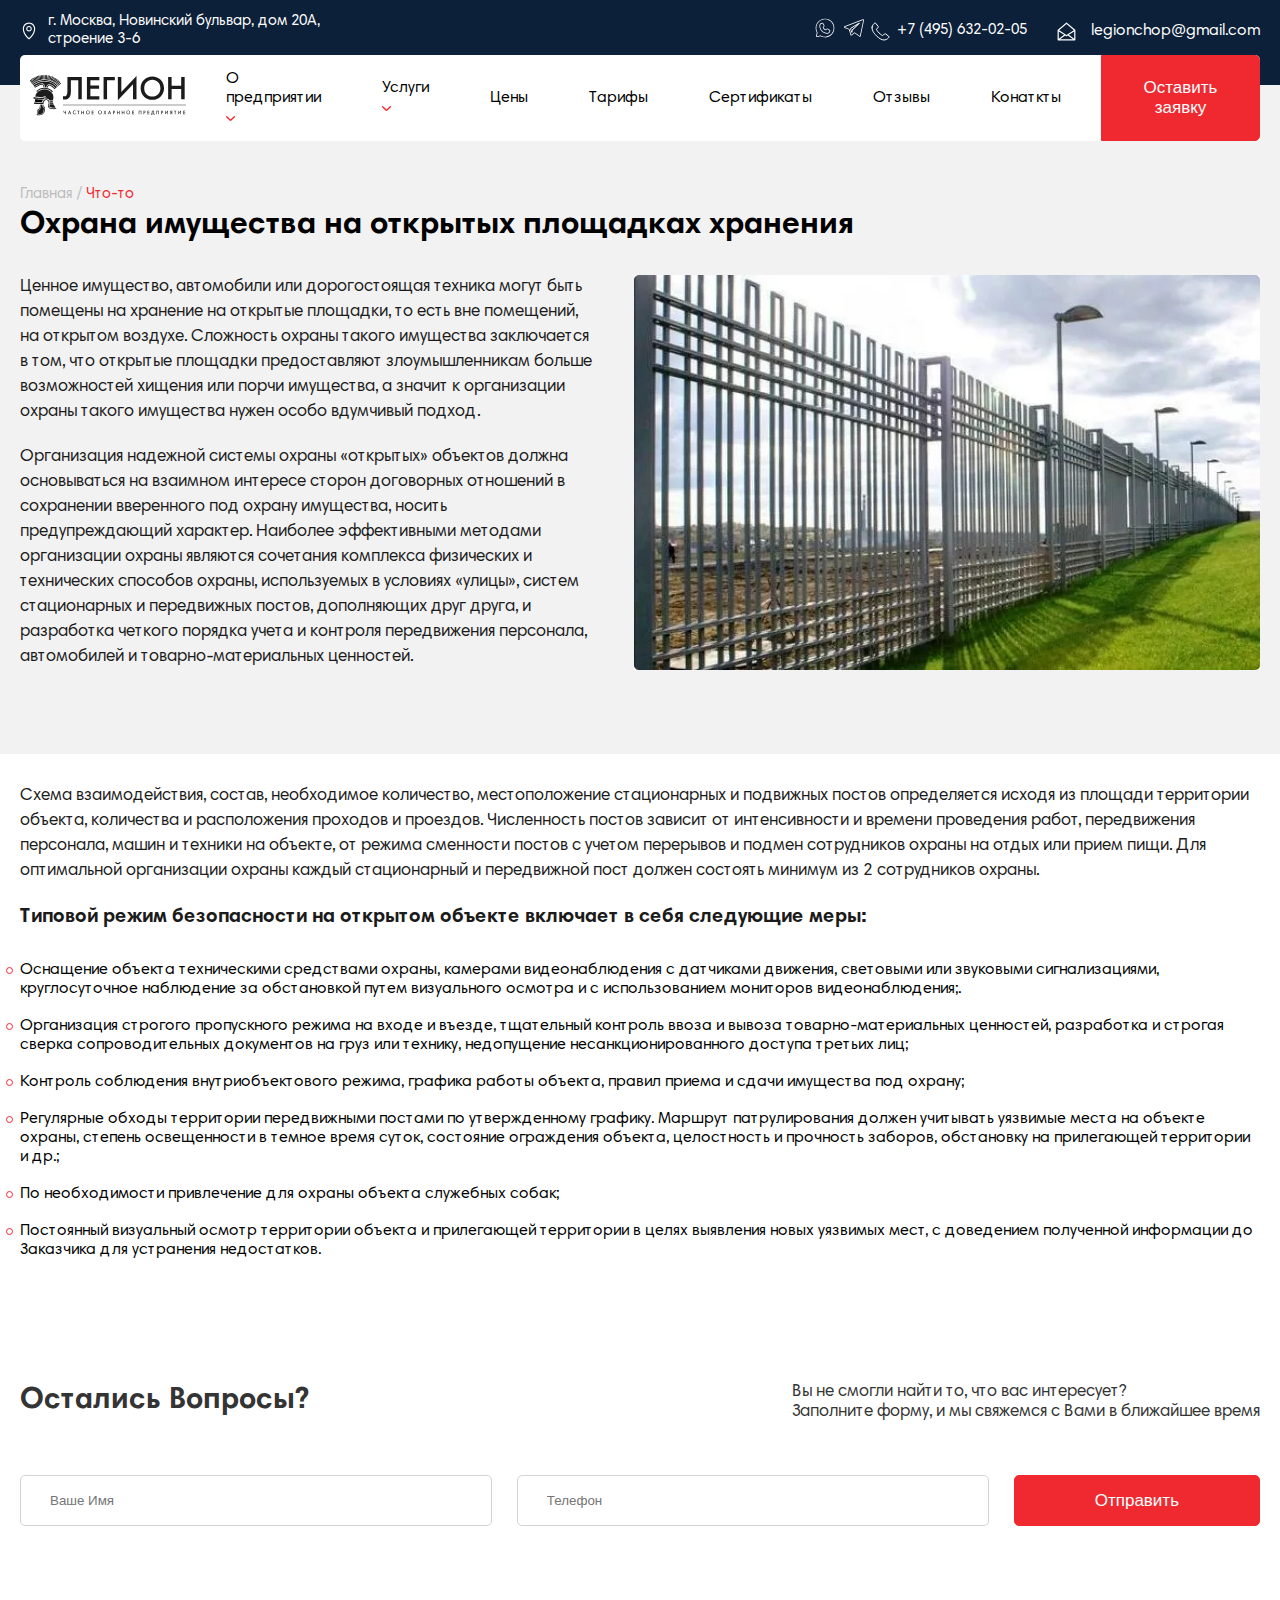
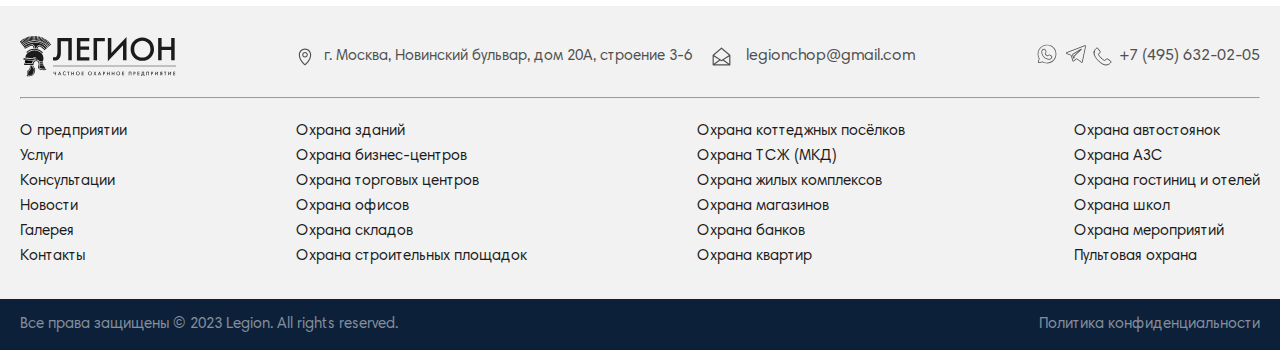
<file: ЧОП/articlePage.html>
<!DOCTYPE html>
<html lang="en">

<head>
    <meta charset="UTF-8">
    <meta name="viewport" content="width=device-width, initial-scale=1.0">
    <link rel="stylesheet" href="./styles/style.css">
    <link rel="stylesheet" href="./styles/aboutCompany.css">
    <link rel="stylesheet" href="./styles/services.css">
    <link rel="stylesheet" href="./styles/articlePage.css">
    <link rel="stylesheet" href="./styles/font/stylesheet.css">
    <link rel="icon" type="image/png" sizes="32x32" href="./image/favicon/favicon-32x32.png">
    <link rel=" icon" type="image/png" sizes="16x16" href="./image/favicon/favicon-16x16.png">
    <link rel="manifest" href="./image/favicon/site.webmanifest.json">
    <meta name="msapplication-TileColor" content="#ffffff">
    <title>ЧОП</title>
</head>

<body>
    <section style='background-color: #0C2039;'>
        <div class="container">
            <div class="top__header">
                <div class="adress">
                    <img src="./image/address-mark.svg" alt="address">
                    <h1 class='tiny-15'>г. Москва, Новинский бульвар, дом 20А, строение 3-6</h1>
                </div>
                <div class="email__phone">
                    <div class='email'>
                        <img src="./image/email.svg" alt="email address">
                        <a class='adress_text' href="mailto:legionchop@gmail.com">legionchop@gmail.com</a>
                    </div>
                    <div class="phone__social-link">
                        <a href="#"><img src="./image/whatsapp.svg" alt="whatsapp"></a>
                        <a href="#"><img src="./image/telegram.svg" alt="telegram"></a>
                        <img src="./image/phone.svg" alt="phone">
                        <a href="#" class='tiny-15'>+7 (495) 632-02-05</a>
                    </div>
                    <div class='navigator'>
                        <nav>
                            <a href='index.html' class='logo__link'>
                                <img src="./image/logo.svg" alt="logo">
                            </a>
                            <ul class='menu__list'>
                                <li class='about__title'><a href="aboutCompany.html" style='color: black;'>О предприятии
                                        <img src="./image/arrow-down.svg" alt="arrow down"></a>
                                    <ul class='about__title-popup'>
                                        <li><a href="aboutCompany.html">О компании</a></li>
                                        <li><a href="articles.html">Статьи</a></li>
                                        <li><a href="vacancy.html">Вакансии</a></li>
                                        <li><a href="rate.html">Благодарности</a></li>
                                    </ul>
                                </li>
                                <li class='services__title'><a href="services.html" style='color: black;'>Услуги <img
                                            src="./image/arrow-down.svg" alt="arrow down"></a>
                                    <ul class='services__title-popup'>
                                        <div class='services__title-popup-left'>
                                            <li><a href="#">Охрана зданий</a></li>
                                            <li><a href="#">Охрана бизнес-центров</a></li>
                                            <li><a href="#">Охрана торговых центров</a></li>
                                            <li><a href="#">Охрана офисов</a></li>
                                            <li><a href="#">Охрана складов</a></li>
                                            <li><a href="#">Охрана строительных площадок</a></li>
                                            <li><a href="#">Охрана коттеджных поселков</a></li>
                                            <li><a href="#">Охрана ТСЖ (МКД)</a></li>
                                            <li><a href="#">Охрана жилых комплексов</a></li>
                                        </div>
                                        <div class='services__title-popup-right'>
                                            <li><a href="#">
                                                    Охрана магазинов</a></li>
                                            <li><a href="#">Охрана банков</a></li>
                                            <li><a href="#">Охрана квартир</a></li>
                                            <li><a href="#">Охрана автостоянока</a></li>
                                            <li><a href="#">Охрана АЗС</a></li>
                                            <li><a href="#">Охрана гостиниц и отелей</a></li>
                                            <li><a href="#">Охрана школ</a></li>
                                            <li><a href="#">Охрана мероприятий</a></li>
                                            <li><a href="#">Пультовая охрана</a></li>
                                        </div>
                                    </ul>
                                </li>
                                <li><a href="price.html" style='color: black;'>Цены</a></li>
                                <li><a href="rate.html" style='color: black;'>Тарифы</a></li>
                                <li><a href="certificates.html" style='color: black;'>Сертификаты</a></li>
                                <li><a href="reviews.html" style='color: black;'>Отзывы</a></li>
                                <li><a href="contacts.html" style='color: black;'>Конаткты</a></li>
                            </ul>
                            <div class='humburger' id='humbID'>
                                <img src="./image/humburger.svg" alt="hamburger menu" id='humbIcon'>
                            </div>
                            <div class='humb__popup' id='popupID'>
                                <img src="./image/close-humb.svg" alt="close humb" width='26px' height='26px'
                                    id='closeIconID'>
                                <ul class='humb__popup-list'>
                                    <h1 class='humb-bold-text'>О предприятии</h1>
                                    <li><a href="aboutCompany.html" class='humb-tiny-text'>О компании</a></li>
                                    <li><a href="#" class='humb-tiny-text'>Статьи</a></li>
                                    <li><a href="vacancy.html" class='humb-tiny-text'>Вакансии</a></li>
                                    <li><a href="rate.html" class='humb-tiny-text'>Благодарности</a></li>
                                    <h1 class='humb-bold-text'>Услуги</h1>
                                    <div style='display: flex;'>
                                        <div class='humb-popup-left'>
                                            <li><a href="#">Охрана зданий</a></li>
                                            <li><a href="#">Охрана бизнес-центров</a></li>
                                            <li><a href="#">Охрана торговых центров</a></li>
                                            <li><a href="#">Охрана офисов</a></li>
                                            <li><a href="#">Охрана складов</a></li>
                                            <li><a href="#">Охрана строительных площадок</a></li>
                                            <li><a href="#">Охрана коттеджных поселков</a></li>
                                            <li><a href="#">Охрана ТСЖ (МКД)</a></li>
                                            <li><a href="#">Охрана жилых комплексов</a></li>
                                        </div>
                                        <div class='humb-popup-right'>
                                            <li><a href="#">
                                                    Охрана магазинов</a></li>
                                            <li><a href="#">Охрана банков</a></li>
                                            <li><a href="#">Охрана квартир</a></li>
                                            <li><a href="#">Охрана автостоянока</a></li>
                                            <li><a href="#">Охрана АЗС</a></li>
                                            <li><a href="#">Охрана гостиниц и отелей</a></li>
                                            <li><a href="#">Охрана школ</a></li>
                                            <li><a href="#">Охрана мероприятий</a></li>
                                            <li><a href="#">Пультовая охрана</a></li>
                                        </div>
                                    </div>
                                    <ul>
                                        <li><a href="#" class='humb-bold-text'>Консультации</a></li>
                                        <li><a href="#" class='humb-bold-text'>Новости</a></li>
                                        <li><a href="#" class='humb-bold-text'>Галерея</a></li>
                                        <li><a href="#" class='humb-bold-text'>Конаткты</a></li>
                                    </ul>
                                </ul>
                            </div>
                        </nav>
                        <button style='border-radius: 0 5px 5px 0;'>Оставить заявку</button>
                    </div>
                </div>
            </div>
        </div>
    </section>
    <section class='articlePage__header'>
        <div class="container">
            <div class='mobile__center'>
                <p class='disabled'><a href="index.html" class='disabled'>Главная</a> / <a href="aboutCompany.html"
                        class='active__red'>Что-то</a> </p>
                <h1 class='bold-35' style='margin-bottom: 30px;'>Охрана имущества на открытых площадках хранения</h1>
            </div>
            <div class='articlePage__wrapper'>
                <div class='articlePage__titles'>
                    <p class='tiny-17'>Ценное имущество, автомобили или дорогостоящая техника могут быть помещены на
                        хранение на
                        открытые площадки, то есть вне помещений, на открытом воздухе. Сложность охраны такого имущества
                        заключается в том, что открытые площадки предоставляют злоумышленникам больше возможностей
                        хищения или порчи имущества, а значит к организации охраны такого имущества нужен особо
                        вдумчивый подход.
                    </p>
                    <p class='tiny-17'>Организация надежной системы охраны «открытых» объектов должна основываться на
                        взаимном интересе
                        сторон договорных отношений в сохранении вверенного под охрану имущества, носить предупреждающий
                        характер. Наиболее эффективными методами организации охраны являются сочетания комплекса
                        физических и технических способов охраны, используемых в условиях «улицы», систем стационарных и
                        передвижных постов, дополняющих друг друга, и разработка четкого порядка учета и контроля
                        передвижения персонала, автомобилей и товарно-материальных ценностей.</p>
                </div>
                <img src="./image/imageTitle.webp" alt="imageTitle">
            </div>
        </div>
    </section>
    <section class='articlePage__about'>
        <div class="container">
            <p class='tiny-17'>Схема взаимодействия, состав, необходимое количество, местоположение стационарных и
                подвижных постов
                определяется исходя из площади территории объекта, количества и расположения проходов и проездов.
                Численность постов зависит от интенсивности и времени проведения работ, передвижения персонала, машин и
                техники на объекте, от режима сменности постов с учетом перерывов и подмен сотрудников охраны на отдых
                или прием пищи. Для оптимальной организации охраны каждый стационарный и передвижной пост должен
                состоять минимум из 2 сотрудников охраны.</p>
            <h1 class='bold-20'>Типовой режим безопасности на открытом объекте включает в себя следующие меры:</h1>
            <ul>
                <li>Оснащение объекта техническими средствами охраны, камерами видеонаблюдения с датчиками движения,
                    световыми или звуковыми сигнализациями, круглосуточное наблюдение за обстановкой путем визуального
                    осмотра и с использованием мониторов видеонаблюдения;.</li>
                <li>Организация строгого пропускного режима на входе и въезде, тщательный контроль ввоза и вывоза
                    товарно-материальных ценностей, разработка и строгая сверка сопроводительных документов на груз или
                    технику, недопущение несанкционированного доступа третьих лиц;</li>
                <li>Контроль соблюдения внутриобъектового режима, графика работы объекта, правил приема и сдачи
                    имущества под охрану;</li>
                <li>Регулярные обходы территории передвижными постами по утвержденному графику. Маршрут патрулирования
                    должен учитывать уязвимые места на объекте охраны, степень освещенности в темное время суток,
                    состояние ограждения объекта, целостность и прочность заборов, обстановку на прилегающей территории
                    и др.;</li>
                <li>По необходимости привлечение для охраны объекта служебных собак;</li>
                <li>Постоянный визуальный осмотр территории объекта и прилегающей территории в целях выявления новых
                    уязвимых мест, с доведением полученной информации до Заказчика для устранения недостатков.</li>
            </ul>
        </div>
    </section>
    <section class='questions'>
        <div class="container">
            <div class='questions__titles'>
                <h1 class='bold-30'>Остались вопросы?</h1>
                <p class='tiny-17-gray'>Вы не смогли найти то, что вас интересует?<br />
                    Заполните форму, и мы свяжемся с Вами в ближайшее время</p>
            </div>
            <form action='#' class='questions__form'>
                <input type="text" placeholder='Ваше Имя' class='questions__input'>
                <input type="tel" placeholder='Телефон' class='questions__input'>
                <button class='questions__button'>Отправить</button>
            </form>
        </div>
    </section>
    <footer>
        <div class="container">
            <div class='footer__head'>
                <img src="./image/logo.svg" alt="logo">
                <div class='footer__middle'>
                    <div class="adress">
                        <img src="./image/address-dark.svg" alt="adress">
                        <h1 class='tiny-15' style='color: #505050;'>г. Москва, Новинский бульвар, дом 20А, строение 3-6
                        </h1>
                    </div>
                    <div class='email'>
                        <img src="./image/email-dark.svg" alt="email adress">
                        <a class='adress_text' href="mailto:legionchop@gmail.com"
                            style='color: #505050;'>legionchop@gmail.com</a>
                    </div>
                </div>
                <div class="phone__social-link">
                    <a href="#"><img src="./image/whatapp-dark.svg" alt="whatsapp"></a>
                    <a href="#"><img src="./image/telegram-dark.svg" alt="telegram"></a>
                    <img src="./image/phone-dark.svg" alt="phone">
                    <a href="tel:+77956320205" style='color:#505050;'>+7 (495) 632-02-05</a>
                </div>
            </div>
            <hr>
            <div class='footer__list tiny-15-footer'>
                <ul class='desktop'>
                    <li><a href="#">О предприятии</a></li>
                    <li><a href="#">Услуги</a></li>
                    <li><a href="#">Консультации</a></li>
                    <li><a href="#">Новости</a></li>
                    <li><a href="#">Галерея</a></li>
                    <li><a href="#">Контакты</a></li>
                </ul>
                <ul>
                    <li><a href="#">Охрана зданий</a></li>
                    <li><a href="#">Охрана бизнес-центров</a></li>
                    <li><a href="#">Охрана торговых центров</a></li>
                    <li><a href="#">Охрана офисов</a></li>
                    <li><a href="#">Охрана складов</a></li>
                    <li><a href="#">Охрана строительных площадок</a></li>
                </ul>
                <ul>
                    <li><a href="#">Охрана коттеджных посёлков</a></li>
                    <li><a href="#">Охрана ТСЖ (МКД)</a></li>
                    <li><a href="#">Охрана жилых комплексов</a></li>
                    <li><a href="#">Охрана магазинов</a></li>
                    <li><a href="#">Охрана банков</a></li>
                    <li><a href="#">Охрана квартир</a></li>
                </ul>
                <ul>
                    <li><a href="#">Охрана автостоянок</a></li>
                    <li><a href="#">Охрана АЗС</a></li>
                    <li><a href="#">Охрана гостиниц и отелей</a></li>
                    <li><a href="#">Охрана школ</a></li>
                    <li><a href="#">Охрана мероприятий</a></li>
                    <li><a href="#">Пультовая охрана</a></li>
                </ul>
            </div>
            <div class='footer__mobile tiny-15-footer'>
                <ul class=''>
                    <li><a href="aboutCompany.html">О предприятии</a></li>
                    <li><a href="rate.html">Услуги</a></li>
                    <li><a href="#">Консультации</a></li>
                </ul>
                <ul>
                    <li><a href="#">Новости</a></li>
                    <li><a href="#">Галерея</a></li>
                    <li><a href="contacts.html">Конаткты</a></li>
                </ul>
            </div>
        </div>
        <div class='copy'>
            <div class="container">
                <div class='copy__info'>
                    <h2 class='tiny-15-footer' style='color: rgba(255, 255, 255, 0.50);'>Все права защищены © 2023
                        Legion. All rights reserved.</h2>
                    <h2 class='tiny-15-footer' style='color: rgba(255, 255, 255, 0.50);'>Политика конфиденциальности
                    </h2>
                </div>
            </div>
        </div>
    </footer>
    <script async src='./js/main.js'></script>
</body>

</html>
</file>
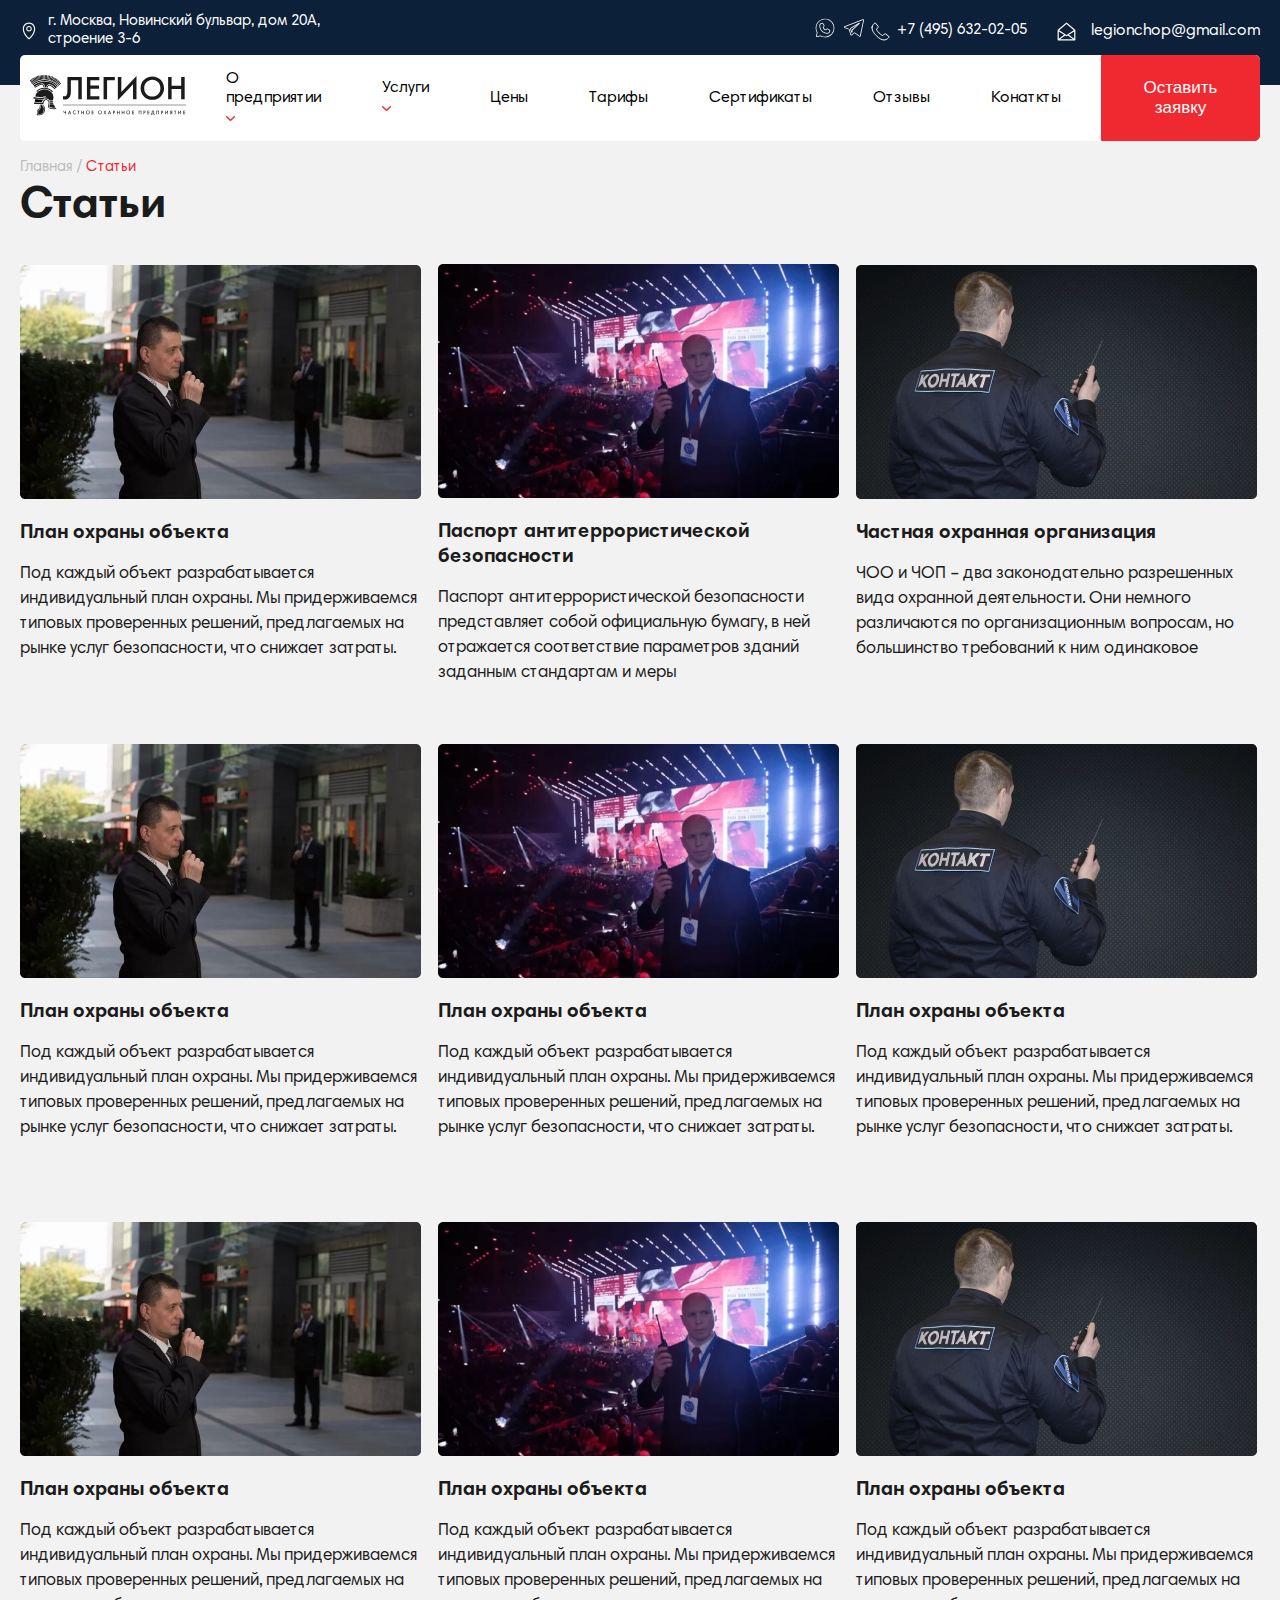
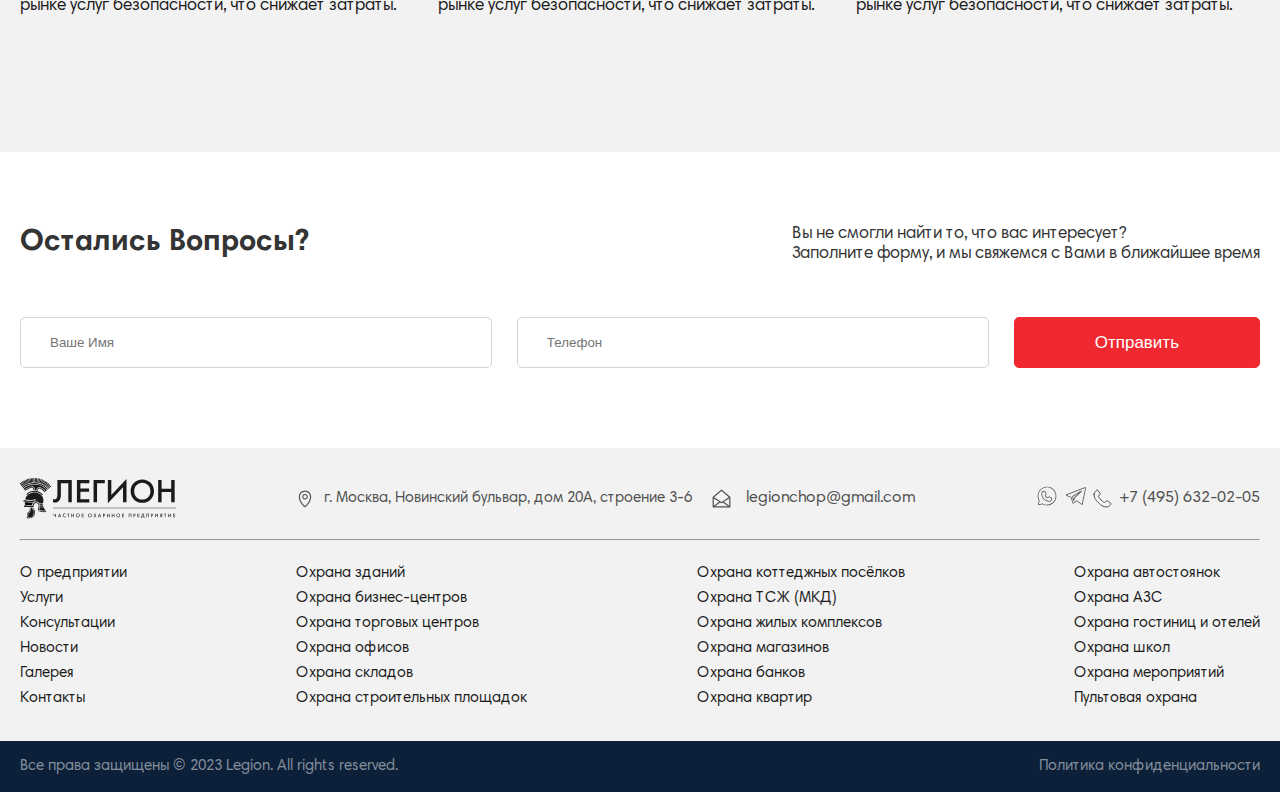
<file: ЧОП/articles.html>
<!DOCTYPE html>
<html lang="en">

<head>
    <meta charset="UTF-8">
    <meta name="viewport" content="width=device-width, initial-scale=1.0">
    <link rel="stylesheet" href="./styles/style.css">
    <link rel="stylesheet" href="./styles/aboutCompany.css">
    <link rel="stylesheet" href="./styles/services.css">
    <link rel="stylesheet" href="./styles/reviews.css">
    <link rel="stylesheet" href="./styles/articles.css">
    <link rel="stylesheet" href="./styles/font/stylesheet.css">
    <link rel="icon" type="image/png" sizes="32x32" href="./image/favicon/favicon-32x32.png">
    <link rel=" icon" type="image/png" sizes="16x16" href="./image/favicon/favicon-16x16.png">
    <link rel="manifest" href="./image/favicon/site.webmanifest.json">
    <meta name="msapplication-TileColor" content="#ffffff">
    <title>ЧОП</title>
</head>

<body>
    <section style='background-color: #0C2039;'>
        <div class="container">
            <div class="top__header">
                <div class="adress">
                    <img src="./image/address-mark.svg" alt="address">
                    <h1 class='tiny-15'>г. Москва, Новинский бульвар, дом 20А, строение 3-6</h1>
                </div>
                <div class="email__phone">
                    <div class='email'>
                        <img src="./image/email.svg" alt="email address">
                        <a class='adress_text' href="mailto:legionchop@gmail.com">legionchop@gmail.com</a>
                    </div>
                    <div class="phone__social-link">
                        <a href="#"><img src="./image/whatsapp.svg" alt="whatsapp"></a>
                        <a href="#"><img src="./image/telegram.svg" alt="telegram"></a>
                        <img src="./image/phone.svg" alt="phone">
                        <a href="#" class='tiny-15'>+7 (495) 632-02-05</a>
                    </div>
                    <div class='navigator'>
                        <nav>
                            <a href='index.html' class='logo__link'>
                                <img src="./image/logo.svg" alt="logo">
                            </a>
                            <ul class='menu__list'>
                                <li class='about__title'><a href="aboutCompany.html" style='color: black;'>О предприятии
                                        <img src="./image/arrow-down.svg" alt="arrow down"></a>
                                    <ul class='about__title-popup'>
                                        <li><a href="aboutCompany.html">О компании</a></li>
                                        <li><a href="articles.html">Статьи</a></li>
                                        <li><a href="vacancy.html">Вакансии</a></li>
                                        <li><a href="rate.html">Благодарности</a></li>
                                    </ul>
                                </li>
                                <li class='services__title'><a href="services.html" style='color: black;'>Услуги <img
                                            src="./image/arrow-down.svg" alt="arrow down"></a>
                                    <ul class='services__title-popup'>
                                        <div class='services__title-popup-left'>
                                            <li><a href="#">Охрана зданий</a></li>
                                            <li><a href="#">Охрана бизнес-центров</a></li>
                                            <li><a href="#">Охрана торговых центров</a></li>
                                            <li><a href="#">Охрана офисов</a></li>
                                            <li><a href="#">Охрана складов</a></li>
                                            <li><a href="#">Охрана строительных площадок</a></li>
                                            <li><a href="#">Охрана коттеджных поселков</a></li>
                                            <li><a href="#">Охрана ТСЖ (МКД)</a></li>
                                            <li><a href="#">Охрана жилых комплексов</a></li>
                                        </div>
                                        <div class='services__title-popup-right'>
                                            <li><a href="#">
                                                    Охрана магазинов</a></li>
                                            <li><a href="#">Охрана банков</a></li>
                                            <li><a href="#">Охрана квартир</a></li>
                                            <li><a href="#">Охрана автостоянока</a></li>
                                            <li><a href="#">Охрана АЗС</a></li>
                                            <li><a href="#">Охрана гостиниц и отелей</a></li>
                                            <li><a href="#">Охрана школ</a></li>
                                            <li><a href="#">Охрана мероприятий</a></li>
                                            <li><a href="#">Пультовая охрана</a></li>
                                        </div>
                                    </ul>
                                </li>
                                <li><a href="price.html" style='color: black;'>Цены</a></li>
                                <li><a href="rate.html" style='color: black;'>Тарифы</a></li>
                                <li><a href="certificates.html" style='color: black;'>Сертификаты</a></li>
                                <li><a href="reviews.html" style='color: black;'>Отзывы</a></li>
                                <li><a href="contacts.html" style='color: black;'>Конаткты</a></li>
                            </ul>
                            <div class='humburger' id='humbID'>
                                <img src="./image/humburger.svg" alt="hamburger menu" id='humbIcon'>
                            </div>
                            <div class='humb__popup' id='popupID'>
                                <img src="./image/close-humb.svg" alt="close humb" width='26px' height='26px'
                                    id='closeIconID'>
                                <ul class='humb__popup-list'>
                                    <h1 class='humb-bold-text'>О предприятии</h1>
                                    <li><a href="aboutCompany.html" class='humb-tiny-text'>О компании</a></li>
                                    <li><a href="#" class='humb-tiny-text'>Статьи</a></li>
                                    <li><a href="vacancy.html" class='humb-tiny-text'>Вакансии</a></li>
                                    <li><a href="rate.html" class='humb-tiny-text'>Благодарности</a></li>
                                    <h1 class='humb-bold-text'>Услуги</h1>
                                    <div style='display: flex;'>
                                        <div class='humb-popup-left'>
                                            <li><a href="#">Охрана зданий</a></li>
                                            <li><a href="#">Охрана бизнес-центров</a></li>
                                            <li><a href="#">Охрана торговых центров</a></li>
                                            <li><a href="#">Охрана офисов</a></li>
                                            <li><a href="#">Охрана складов</a></li>
                                            <li><a href="#">Охрана строительных площадок</a></li>
                                            <li><a href="#">Охрана коттеджных поселков</a></li>
                                            <li><a href="#">Охрана ТСЖ (МКД)</a></li>
                                            <li><a href="#">Охрана жилых комплексов</a></li>
                                        </div>
                                        <div class='humb-popup-right'>
                                            <li><a href="#">
                                                    Охрана магазинов</a></li>
                                            <li><a href="#">Охрана банков</a></li>
                                            <li><a href="#">Охрана квартир</a></li>
                                            <li><a href="#">Охрана автостоянока</a></li>
                                            <li><a href="#">Охрана АЗС</a></li>
                                            <li><a href="#">Охрана гостиниц и отелей</a></li>
                                            <li><a href="#">Охрана школ</a></li>
                                            <li><a href="#">Охрана мероприятий</a></li>
                                            <li><a href="#">Пультовая охрана</a></li>
                                        </div>
                                    </div>
                                    <ul>
                                        <li><a href="#" class='humb-bold-text'>Консультации</a></li>
                                        <li><a href="#" class='humb-bold-text'>Новости</a></li>
                                        <li><a href="#" class='humb-bold-text'>Галерея</a></li>
                                        <li><a href="#" class='humb-bold-text'>Конаткты</a></li>
                                    </ul>
                                </ul>
                            </div>
                        </nav>
                        <button style='border-radius: 0 5px 5px 0;'>Оставить заявку</button>
                    </div>
                </div>
            </div>
        </div>
    </section>
    <section class='articles'>
        <div class="container">
            <div>
                <p class='disabled'><a href="index.html" class='disabled'>Главная</a> / <a href="aboutCompany.html"
                        class='active__red'>Статьи</a> </p>
                <h1 class='bold-45' style='margin-bottom: 30px;'>Статьи</h1>
            </div>
            <div class="articles__cards">
                <div class="article__card">
                    <img src="./image/art1.webp" alt="art1">
                    <h1 class='bold-20'>План охраны объекта</h1>
                    <p class='tiny-17'>Под каждый объект разрабатывается индивидуальный план охраны. Мы придерживаемся
                        типовых
                        проверенных решений, предлагаемых на рынке услуг безопасности, что снижает затраты.</p>
                </div>
                <div class="article__card">
                    <img src="./image/art2.webp" alt="art1">
                    <h1 class='bold-20'>Паспорт антитеррористической
                        безопасности</h1>
                    <p class='tiny-17'>Паспорт антитеррористической безопасности представляет собой официальную бумагу,
                        в ней отражается соответствие параметров зданий заданным стандартам и меры</p>
                </div>
                <div class="article__card">
                    <img src="./image/art3.webp" alt="art1">
                    <h1 class='bold-20'>Частная охранная организация</h1>
                    <p class='tiny-17'>ЧОО и ЧОП – два законодательно разрешенных вида охранной деятельности. Они
                        немного различаются по организационным вопросам, но большинство требований к ним одинаковое</p>
                </div>
                <div class="article__card">
                    <img src="./image/art1.webp" alt="art1">
                    <h1 class='bold-20'>План охраны объекта</h1>
                    <p class='tiny-17'>Под каждый объект разрабатывается индивидуальный план охраны. Мы придерживаемся
                        типовых
                        проверенных решений, предлагаемых на рынке услуг безопасности, что снижает затраты.</p>
                </div>
                <div class="article__card">
                    <img src="./image/art2.webp" alt="art1">
                    <h1 class='bold-20'>План охраны объекта</h1>
                    <p class='tiny-17'>Под каждый объект разрабатывается индивидуальный план охраны. Мы придерживаемся
                        типовых
                        проверенных решений, предлагаемых на рынке услуг безопасности, что снижает затраты.</p>
                </div>
                <div class="article__card">
                    <img src="./image/art3.webp" alt="art1">
                    <h1 class='bold-20'>План охраны объекта</h1>
                    <p class='tiny-17'>Под каждый объект разрабатывается индивидуальный план охраны. Мы придерживаемся
                        типовых
                        проверенных решений, предлагаемых на рынке услуг безопасности, что снижает затраты.</p>
                </div>
                <div class="article__card">
                    <img src="./image/art1.webp" alt="art1">
                    <h1 class='bold-20'>План охраны объекта</h1>
                    <p class='tiny-17'>Под каждый объект разрабатывается индивидуальный план охраны. Мы придерживаемся
                        типовых
                        проверенных решений, предлагаемых на рынке услуг безопасности, что снижает затраты.</p>
                </div>
                <div class="article__card">
                    <img src="./image/art2.webp" alt="art1">
                    <h1 class='bold-20'>План охраны объекта</h1>
                    <p class='tiny-17'>Под каждый объект разрабатывается индивидуальный план охраны. Мы придерживаемся
                        типовых
                        проверенных решений, предлагаемых на рынке услуг безопасности, что снижает затраты.</p>
                </div>
                <div class="article__card">
                    <img src="./image/art3.webp" alt="art1">
                    <h1 class='bold-20'>План охраны объекта</h1>
                    <p class='tiny-17'>Под каждый объект разрабатывается индивидуальный план охраны. Мы придерживаемся
                        типовых
                        проверенных решений, предлагаемых на рынке услуг безопасности, что снижает затраты.</p>
                </div>
            </div>
        </div>
    </section>
    <section class='questions'>
        <div class="container">
            <div class='questions__titles'>
                <h1 class='bold-30'>Остались вопросы?</h1>
                <p class='tiny-17-gray'>Вы не смогли найти то, что вас интересует?<br />
                    Заполните форму, и мы свяжемся с Вами в ближайшее время</p>
            </div>
            <form action='#' class='questions__form'>
                <input type="text" placeholder='Ваше Имя' class='questions__input'>
                <input type="tel" placeholder='Телефон' class='questions__input'>
                <button class='questions__button'>Отправить</button>
            </form>
        </div>
    </section>
    <footer>
        <div class="container">
            <div class='footer__head'>
                <img src="./image/logo.svg" alt="logo">
                <div class='footer__middle'>
                    <div class="adress">
                        <img src="./image/address-dark.svg" alt="adress">
                        <h1 class='tiny-15' style='color: #505050;'>г. Москва, Новинский бульвар, дом 20А, строение 3-6
                        </h1>
                    </div>
                    <div class='email'>
                        <img src="./image/email-dark.svg" alt="email adress">
                        <a class='adress_text' href="mailto:legionchop@gmail.com"
                            style='color: #505050;'>legionchop@gmail.com</a>
                    </div>
                </div>
                <div class="phone__social-link">
                    <a href="#"><img src="./image/whatapp-dark.svg" alt="whatsapp"></a>
                    <a href="#"><img src="./image/telegram-dark.svg" alt="telegram"></a>
                    <img src="./image/phone-dark.svg" alt="phone">
                    <a href="tel:+77956320205" style='color:#505050;'>+7 (495) 632-02-05</a>
                </div>
            </div>
            <hr>
            <div class='footer__list tiny-15-footer'>
                <ul class='desktop'>
                    <li><a href="#">О предприятии</a></li>
                    <li><a href="#">Услуги</a></li>
                    <li><a href="#">Консультации</a></li>
                    <li><a href="#">Новости</a></li>
                    <li><a href="#">Галерея</a></li>
                    <li><a href="#">Контакты</a></li>
                </ul>
                <ul>
                    <li><a href="#">Охрана зданий</a></li>
                    <li><a href="#">Охрана бизнес-центров</a></li>
                    <li><a href="#">Охрана торговых центров</a></li>
                    <li><a href="#">Охрана офисов</a></li>
                    <li><a href="#">Охрана складов</a></li>
                    <li><a href="#">Охрана строительных площадок</a></li>
                </ul>
                <ul>
                    <li><a href="#">Охрана коттеджных посёлков</a></li>
                    <li><a href="#">Охрана ТСЖ (МКД)</a></li>
                    <li><a href="#">Охрана жилых комплексов</a></li>
                    <li><a href="#">Охрана магазинов</a></li>
                    <li><a href="#">Охрана банков</a></li>
                    <li><a href="#">Охрана квартир</a></li>
                </ul>
                <ul>
                    <li><a href="#">Охрана автостоянок</a></li>
                    <li><a href="#">Охрана АЗС</a></li>
                    <li><a href="#">Охрана гостиниц и отелей</a></li>
                    <li><a href="#">Охрана школ</a></li>
                    <li><a href="#">Охрана мероприятий</a></li>
                    <li><a href="#">Пультовая охрана</a></li>
                </ul>
            </div>
            <div class='footer__mobile tiny-15-footer'>
                <ul class=''>
                    <li><a href="aboutCompany.html">О предприятии</a></li>
                    <li><a href="rate.html">Услуги</a></li>
                    <li><a href="#">Консультации</a></li>
                </ul>
                <ul>
                    <li><a href="#">Новости</a></li>
                    <li><a href="#">Галерея</a></li>
                    <li><a href="contacts.html">Конаткты</a></li>
                </ul>
            </div>
        </div>
        <div class='copy'>
            <div class="container">
                <div class='copy__info'>
                    <h2 class='tiny-15-footer' style='color: rgba(255, 255, 255, 0.50);'>Все права защищены © 2023
                        Legion. All rights reserved.</h2>
                    <h2 class='tiny-15-footer' style='color: rgba(255, 255, 255, 0.50);'>Политика конфиденциальности
                    </h2>
                </div>
            </div>
        </div>
    </footer>
    <script async src='./js/main.js'></script>
</body>

</html>
</file>
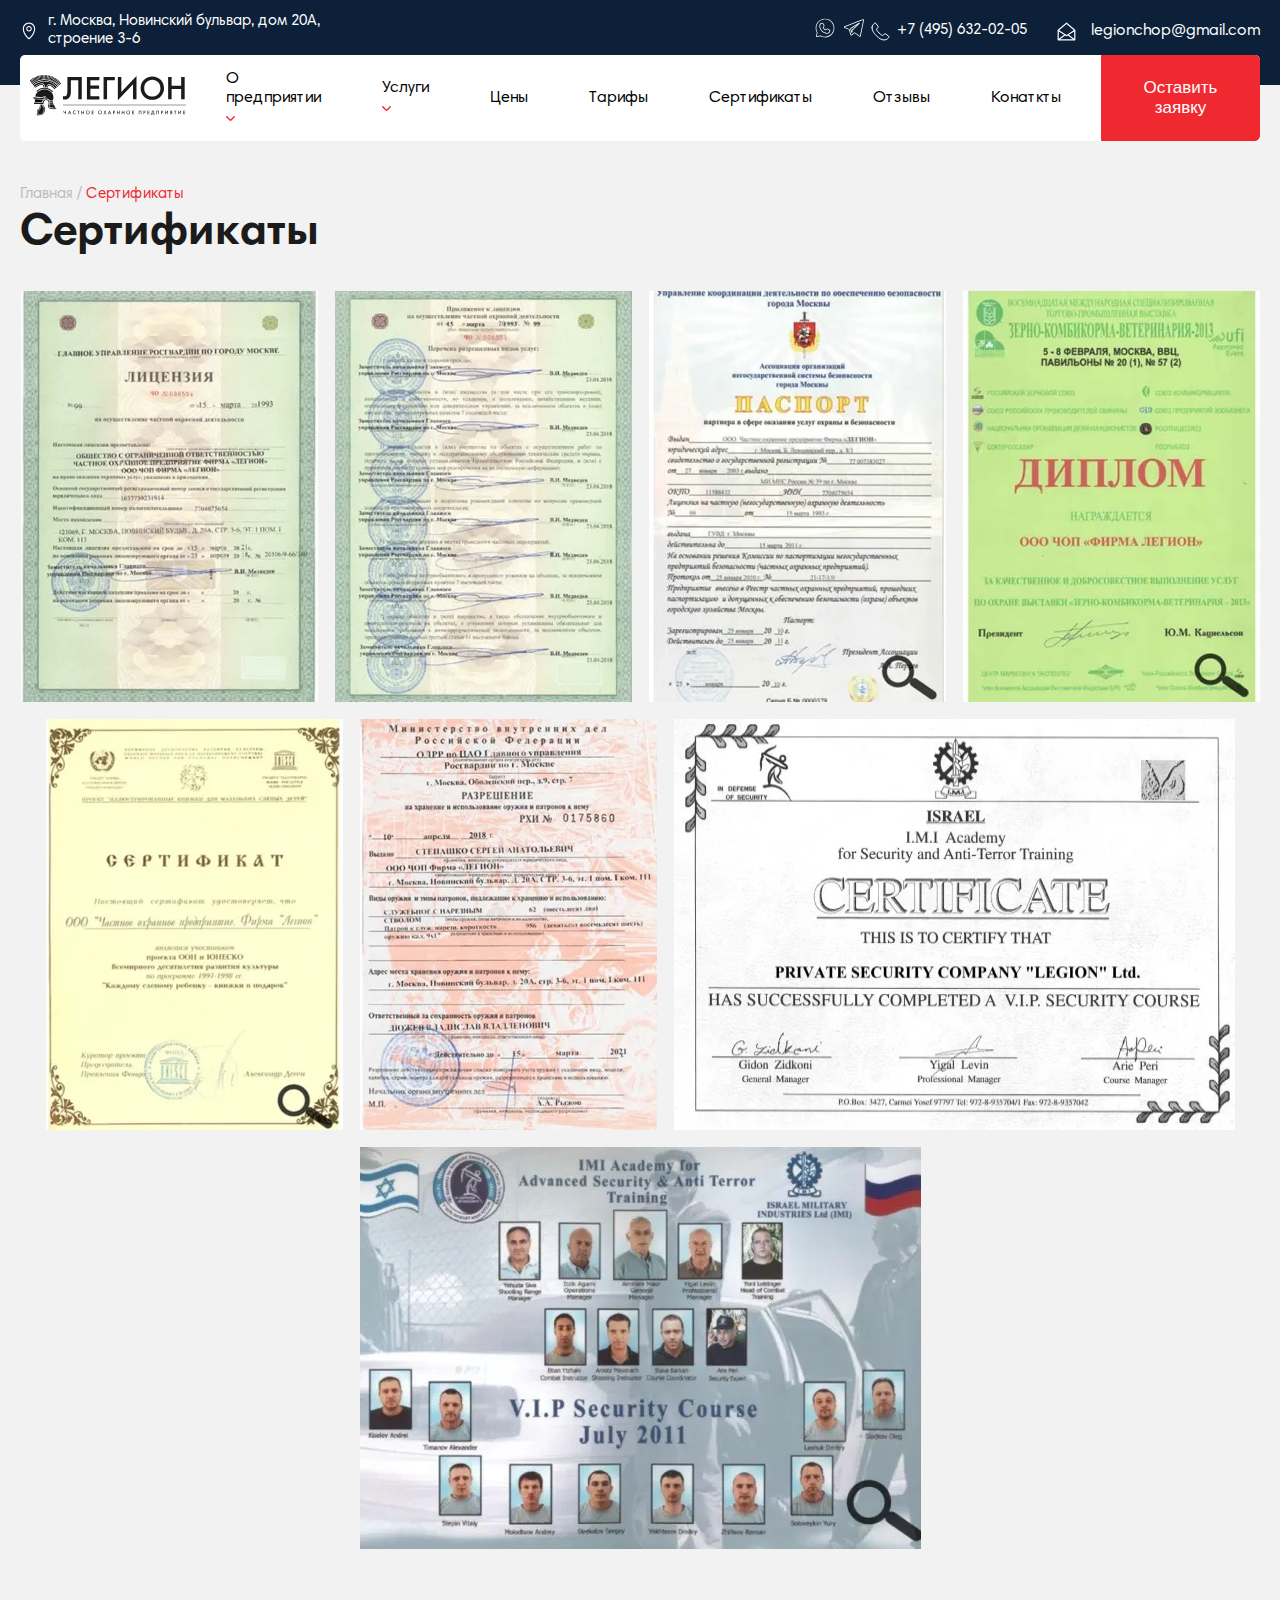
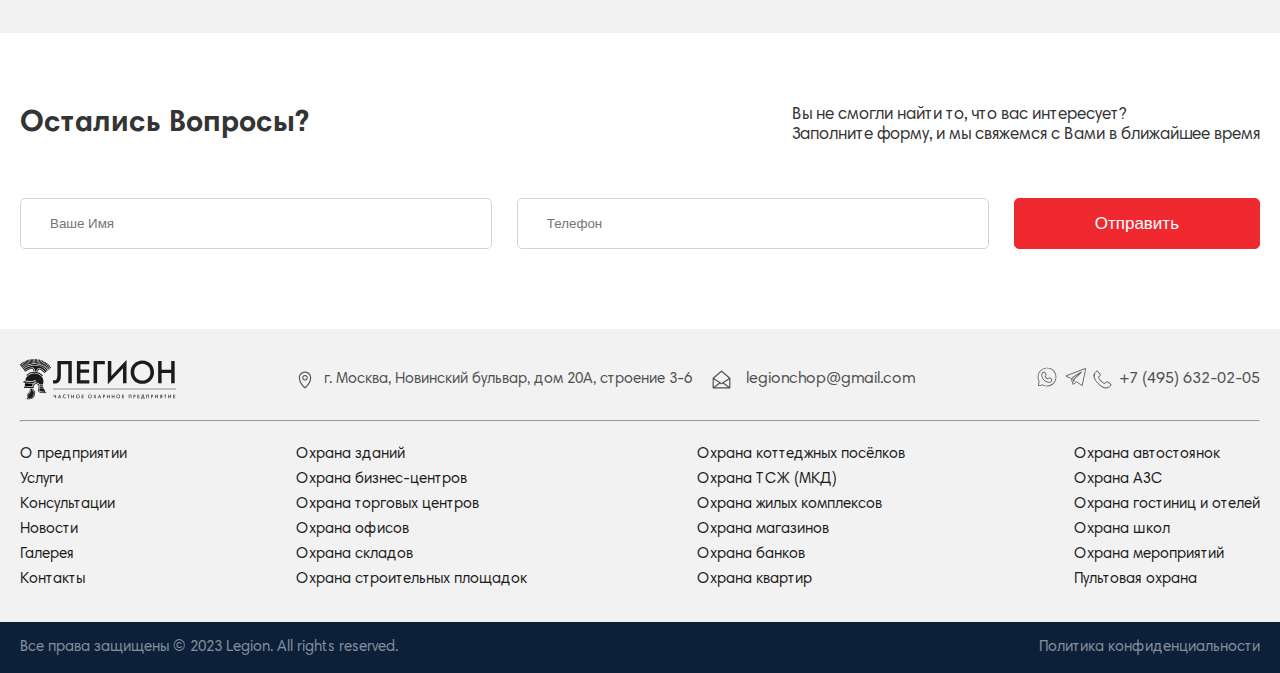
<file: ЧОП/certificates.html>
<!DOCTYPE html>
<html lang="en">

<head>
    <meta charset="UTF-8">
    <meta name="viewport" content="width=device-width, initial-scale=1.0">
    <link rel="stylesheet" href="./styles/style.css">
    <link rel="stylesheet" href="./styles/aboutCompany.css">
    <link rel="stylesheet" href="./styles/services.css">
    <link rel="stylesheet" href="./styles/reviews.css">
    <link rel="stylesheet" href="./styles/font/stylesheet.css">
    <link rel="icon" type="image/png" sizes="32x32" href="./image/favicon/favicon-32x32.png">
    <link rel=" icon" type="image/png" sizes="16x16" href="./image/favicon/favicon-16x16.png">
    <link rel="manifest" href="./image/favicon/site.webmanifest.json">
    <meta name="msapplication-TileColor" content="#ffffff">
    <title>ЧОП</title>
</head>

<body>
    <section style='background-color: #0C2039;'>
        <div class="container">
            <div class="top__header">
                <div class="adress">
                    <img src="./image/address-mark.svg" alt="address">
                    <h1 class='tiny-15'>г. Москва, Новинский бульвар, дом 20А, строение 3-6</h1>
                </div>
                <div class="email__phone">
                    <div class='email'>
                        <img src="./image/email.svg" alt="email address">
                        <a class='adress_text' href="mailto:legionchop@gmail.com">legionchop@gmail.com</a>
                    </div>
                    <div class="phone__social-link">
                        <a href="#"><img src="./image/whatsapp.svg" alt="whatsapp"></a>
                        <a href="#"><img src="./image/telegram.svg" alt="telegram"></a>
                        <img src="./image/phone.svg" alt="phone">
                        <a href="#" class='tiny-15'>+7 (495) 632-02-05</a>
                    </div>
                    <div class='navigator'>
                        <nav>
                            <a href='index.html' class='logo__link'>
                                <img src="./image/logo.svg" alt="logo">
                            </a>
                            <ul class='menu__list'>
                                <li class='about__title'><a href="aboutCompany.html" style='color: black;'>О предприятии
                                        <img src="./image/arrow-down.svg" alt="arrow down"></a>
                                    <ul class='about__title-popup'>
                                        <li><a href="aboutCompany.html">О компании</a></li>
                                        <li><a href="articles.html">Статьи</a></li>
                                        <li><a href="vacancy.html">Вакансии</a></li>
                                        <li><a href="rate.html">Благодарности</a></li>
                                    </ul>
                                </li>
                                <li class='services__title'><a href="services.html" style='color: black;'>Услуги <img
                                            src="./image/arrow-down.svg" alt="arrow down"></a>
                                    <ul class='services__title-popup'>
                                        <div class='services__title-popup-left'>
                                            <li><a href="#">Охрана зданий</a></li>
                                            <li><a href="#">Охрана бизнес-центров</a></li>
                                            <li><a href="#">Охрана торговых центров</a></li>
                                            <li><a href="#">Охрана офисов</a></li>
                                            <li><a href="#">Охрана складов</a></li>
                                            <li><a href="#">Охрана строительных площадок</a></li>
                                            <li><a href="#">Охрана коттеджных поселков</a></li>
                                            <li><a href="#">Охрана ТСЖ (МКД)</a></li>
                                            <li><a href="#">Охрана жилых комплексов</a></li>
                                        </div>
                                        <div class='services__title-popup-right'>
                                            <li><a href="#">
                                                    Охрана магазинов</a></li>
                                            <li><a href="#">Охрана банков</a></li>
                                            <li><a href="#">Охрана квартир</a></li>
                                            <li><a href="#">Охрана автостоянока</a></li>
                                            <li><a href="#">Охрана АЗС</a></li>
                                            <li><a href="#">Охрана гостиниц и отелей</a></li>
                                            <li><a href="#">Охрана школ</a></li>
                                            <li><a href="#">Охрана мероприятий</a></li>
                                            <li><a href="#">Пультовая охрана</a></li>
                                        </div>
                                    </ul>
                                </li>
                                <li><a href="price.html" style='color: black;'>Цены</a></li>
                                <li><a href="rate.html" style='color: black;'>Тарифы</a></li>
                                <li><a href="certificates.html" style='color: black;'>Сертификаты</a></li>
                                <li><a href="reviews.html" style='color: black;'>Отзывы</a></li>
                                <li><a href="contacts.html" style='color: black;'>Конаткты</a></li>
                            </ul>
                            <div class='humburger' id='humbID'>
                                <img src="./image/humburger.svg" alt="hamburger menu" id='humbIcon'>
                            </div>
                            <div class='humb__popup' id='popupID'>
                                <img src="./image/close-humb.svg" alt="close humb" width='26px' height='26px'
                                    id='closeIconID'>
                                <ul class='humb__popup-list'>
                                    <h1 class='humb-bold-text'>О предприятии</h1>
                                    <li><a href="aboutCompany.html" class='humb-tiny-text'>О компании</a></li>
                                    <li><a href="#" class='humb-tiny-text'>Статьи</a></li>
                                    <li><a href="vacancy.html" class='humb-tiny-text'>Вакансии</a></li>
                                    <li><a href="rate.html" class='humb-tiny-text'>Благодарности</a></li>
                                    <h1 class='humb-bold-text'>Услуги</h1>
                                    <div style='display: flex;'>
                                        <div class='humb-popup-left'>
                                            <li><a href="#">Охрана зданий</a></li>
                                            <li><a href="#">Охрана бизнес-центров</a></li>
                                            <li><a href="#">Охрана торговых центров</a></li>
                                            <li><a href="#">Охрана офисов</a></li>
                                            <li><a href="#">Охрана складов</a></li>
                                            <li><a href="#">Охрана строительных площадок</a></li>
                                            <li><a href="#">Охрана коттеджных поселков</a></li>
                                            <li><a href="#">Охрана ТСЖ (МКД)</a></li>
                                            <li><a href="#">Охрана жилых комплексов</a></li>
                                        </div>
                                        <div class='humb-popup-right'>
                                            <li><a href="#">
                                                    Охрана магазинов</a></li>
                                            <li><a href="#">Охрана банков</a></li>
                                            <li><a href="#">Охрана квартир</a></li>
                                            <li><a href="#">Охрана автостоянока</a></li>
                                            <li><a href="#">Охрана АЗС</a></li>
                                            <li><a href="#">Охрана гостиниц и отелей</a></li>
                                            <li><a href="#">Охрана школ</a></li>
                                            <li><a href="#">Охрана мероприятий</a></li>
                                            <li><a href="#">Пультовая охрана</a></li>
                                        </div>
                                    </div>
                                    <ul>
                                        <li><a href="#" class='humb-bold-text'>Консультации</a></li>
                                        <li><a href="#" class='humb-bold-text'>Новости</a></li>
                                        <li><a href="#" class='humb-bold-text'>Галерея</a></li>
                                        <li><a href="#" class='humb-bold-text'>Конаткты</a></li>
                                    </ul>
                                </ul>
                            </div>
                        </nav>
                        <button style='border-radius: 0 5px 5px 0;'>Оставить заявку</button>
                    </div>
                </div>
            </div>
        </div>
    </section>
    <section class='reviews__header'>
        <div class="container">
            <div class='mobile__center'>
                <p class='disabled'><a href="index.html" class='disabled'>Главная</a> / <a href="aboutCompany.html"
                        class='active__red'>Сертификаты</a> </p>
                <h1 class='bold-45' style='margin-bottom: 30px;'>Сертификаты</h1>
            </div>
            <div class='reviews__images'>
                <img src="./image/ser1.webp" alt="certificate">
                <img src="./image/ser2.webp" alt="certificate">
                <img src="./image/ser3.webp" alt="certificate">
                <img src="./image/ser4.webp" alt="certificate">
                <img src="./image/ser5.webp" alt="certificate">
                <img src="./image/ser6.webp" alt="certificate">
                <img src="./image/ser7.webp" alt="certificate">
                <img src="./image/ser8.webp" alt="certificate">
            </div>
        </div>
    </section>
    <section class='questions'>
        <div class="container">
            <div class='questions__titles'>
                <h1 class='bold-30'>Остались вопросы?</h1>
                <p class='tiny-17-gray'>Вы не смогли найти то, что вас интересует?<br />
                    Заполните форму, и мы свяжемся с Вами в ближайшее время</p>
            </div>
            <form action='#' class='questions__form'>
                <input type="text" placeholder='Ваше Имя' class='questions__input'>
                <input type="tel" placeholder='Телефон' class='questions__input'>
                <button class='questions__button'>Отправить</button>
            </form>
        </div>
    </section>
    <footer>
        <div class="container">
            <div class='footer__head'>
                <img src="./image/logo.svg" alt="logo">
                <div class='footer__middle'>
                    <div class="adress">
                        <img src="./image/address-dark.svg" alt="adress">
                        <h1 class='tiny-15' style='color: #505050;'>г. Москва, Новинский бульвар, дом 20А, строение 3-6
                        </h1>
                    </div>
                    <div class='email'>
                        <img src="./image/email-dark.svg" alt="email adress">
                        <a class='adress_text' href="mailto:legionchop@gmail.com"
                            style='color: #505050;'>legionchop@gmail.com</a>
                    </div>
                </div>
                <div class="phone__social-link">
                    <a href="#"><img src="./image/whatapp-dark.svg" alt="whatsapp"></a>
                    <a href="#"><img src="./image/telegram-dark.svg" alt="telegram"></a>
                    <img src="./image/phone-dark.svg" alt="phone">
                    <a href="tel:+77956320205" style='color:#505050;'>+7 (495) 632-02-05</a>
                </div>
            </div>
            <hr>
            <div class='footer__list tiny-15-footer'>
                <ul class='desktop'>
                    <li><a href="#">О предприятии</a></li>
                    <li><a href="#">Услуги</a></li>
                    <li><a href="#">Консультации</a></li>
                    <li><a href="#">Новости</a></li>
                    <li><a href="#">Галерея</a></li>
                    <li><a href="#">Контакты</a></li>
                </ul>
                <ul>
                    <li><a href="#">Охрана зданий</a></li>
                    <li><a href="#">Охрана бизнес-центров</a></li>
                    <li><a href="#">Охрана торговых центров</a></li>
                    <li><a href="#">Охрана офисов</a></li>
                    <li><a href="#">Охрана складов</a></li>
                    <li><a href="#">Охрана строительных площадок</a></li>
                </ul>
                <ul>
                    <li><a href="#">Охрана коттеджных посёлков</a></li>
                    <li><a href="#">Охрана ТСЖ (МКД)</a></li>
                    <li><a href="#">Охрана жилых комплексов</a></li>
                    <li><a href="#">Охрана магазинов</a></li>
                    <li><a href="#">Охрана банков</a></li>
                    <li><a href="#">Охрана квартир</a></li>
                </ul>
                <ul>
                    <li><a href="#">Охрана автостоянок</a></li>
                    <li><a href="#">Охрана АЗС</a></li>
                    <li><a href="#">Охрана гостиниц и отелей</a></li>
                    <li><a href="#">Охрана школ</a></li>
                    <li><a href="#">Охрана мероприятий</a></li>
                    <li><a href="#">Пультовая охрана</a></li>
                </ul>
            </div>
            <div class='footer__mobile tiny-15-footer'>
                <ul class=''>
                    <li><a href="aboutCompany.html">О предприятии</a></li>
                    <li><a href="rate.html">Услуги</a></li>
                    <li><a href="#">Консультации</a></li>
                </ul>
                <ul>
                    <li><a href="#">Новости</a></li>
                    <li><a href="#">Галерея</a></li>
                    <li><a href="contacts.html">Конаткты</a></li>
                </ul>
            </div>
        </div>
        <div class='copy'>
            <div class="container">
                <div class='copy__info'>
                    <h2 class='tiny-15-footer' style='color: rgba(255, 255, 255, 0.50);'>Все права защищены © 2023
                        Legion. All rights reserved.</h2>
                    <h2 class='tiny-15-footer' style='color: rgba(255, 255, 255, 0.50);'>Политика конфиденциальности
                    </h2>
                </div>
            </div>
        </div>
    </footer>
    <script async src='./js/main.js'></script>
</body>

</html>
</file>
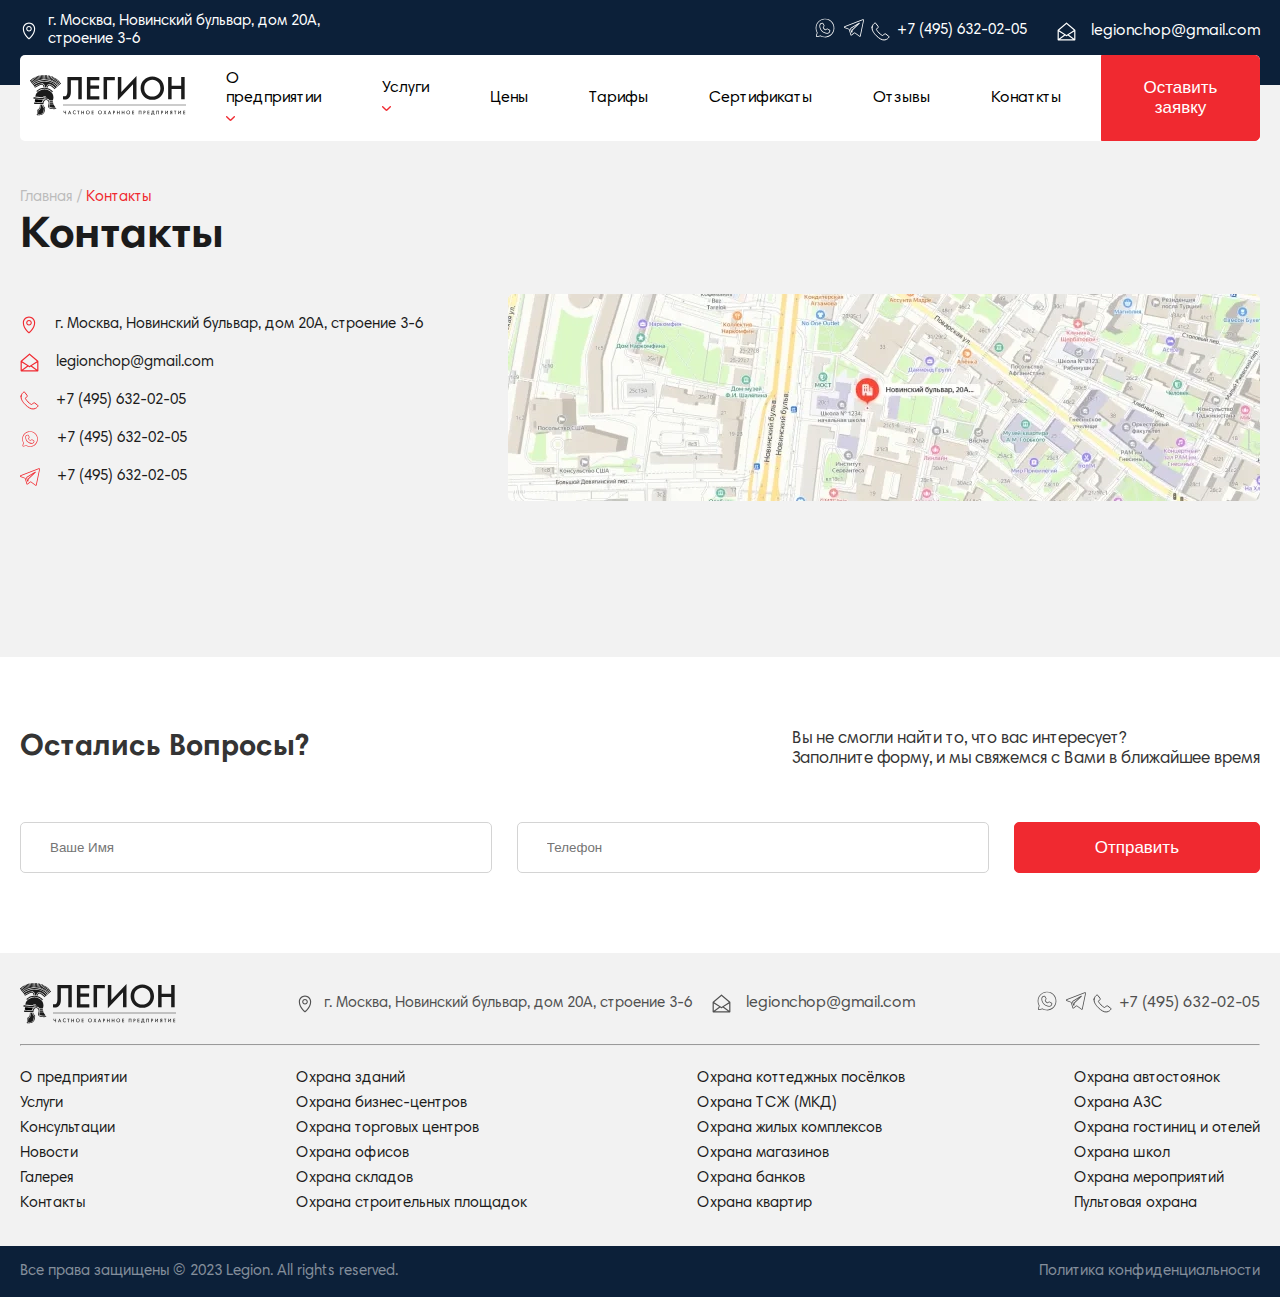
<file: ЧОП/contacts.html>
<!DOCTYPE html>
<html lang="en">

<head>
    <meta charset="UTF-8">
    <meta name="viewport" content="width=device-width, initial-scale=1.0">
    <link rel="stylesheet" href="./styles/style.css">
    <link rel="stylesheet" href="./styles/aboutCompany.css">
    <link rel="stylesheet" href="./styles/services.css">
    <link rel="stylesheet" href="./styles/contacts.css">
    <link rel="stylesheet" href="./styles/font/stylesheet.css">
    <link rel="icon" type="image/png" sizes="32x32" href="./image/favicon/favicon-32x32.png">
    <link rel=" icon" type="image/png" sizes="16x16" href="./image/favicon/favicon-16x16.png">
    <link rel="manifest" href="./image/favicon/site.webmanifest.json">
    <meta name="msapplication-TileColor" content="#ffffff">
    <title>ЧОП</title>
</head>

<body>
    <section style='background-color: #0C2039;'>
        <div class="container">
            <div class="top__header">
                <div class="adress">
                    <img src="./image/address-mark.svg" alt="address">
                    <h1 class='tiny-15'>г. Москва, Новинский бульвар, дом 20А, строение 3-6</h1>
                </div>
                <div class="email__phone">
                    <div class='email'>
                        <img src="./image/email.svg" alt="email address">
                        <a class='adress_text' href="mailto:legionchop@gmail.com">legionchop@gmail.com</a>
                    </div>
                    <div class="phone__social-link">
                        <a href="#"><img src="./image/whatsapp.svg" alt="whatsapp"></a>
                        <a href="#"><img src="./image/telegram.svg" alt="telegram"></a>
                        <img src="./image/phone.svg" alt="phone">
                        <a href="#" class='tiny-15'>+7 (495) 632-02-05</a>
                    </div>
                    <div class='navigator'>
                        <nav>
                            <a href='index.html' class='logo__link'>
                                <img src="./image/logo.svg" alt="logo">
                            </a>
                            <ul class='menu__list'>
                                <li class='about__title'><a href="aboutCompany.html" style='color: black;'>О предприятии
                                        <img src="./image/arrow-down.svg" alt="arrow down"></a>
                                    <ul class='about__title-popup'>
                                        <li><a href="aboutCompany.html">О компании</a></li>
                                        <li><a href="articles.html">Статьи</a></li>
                                        <li><a href="vacancy.html">Вакансии</a></li>
                                        <li><a href="rate.html">Благодарности</a></li>
                                    </ul>
                                </li>
                                <li class='services__title'><a href="services.html" style='color: black;'>Услуги <img
                                            src="./image/arrow-down.svg" alt="arrow down"></a>
                                    <ul class='services__title-popup'>
                                        <div class='services__title-popup-left'>
                                            <li><a href="#">Охрана зданий</a></li>
                                            <li><a href="#">Охрана бизнес-центров</a></li>
                                            <li><a href="#">Охрана торговых центров</a></li>
                                            <li><a href="#">Охрана офисов</a></li>
                                            <li><a href="#">Охрана складов</a></li>
                                            <li><a href="#">Охрана строительных площадок</a></li>
                                            <li><a href="#">Охрана коттеджных поселков</a></li>
                                            <li><a href="#">Охрана ТСЖ (МКД)</a></li>
                                            <li><a href="#">Охрана жилых комплексов</a></li>
                                        </div>
                                        <div class='services__title-popup-right'>
                                            <li><a href="#">
                                                    Охрана магазинов</a></li>
                                            <li><a href="#">Охрана банков</a></li>
                                            <li><a href="#">Охрана квартир</a></li>
                                            <li><a href="#">Охрана автостоянока</a></li>
                                            <li><a href="#">Охрана АЗС</a></li>
                                            <li><a href="#">Охрана гостиниц и отелей</a></li>
                                            <li><a href="#">Охрана школ</a></li>
                                            <li><a href="#">Охрана мероприятий</a></li>
                                            <li><a href="#">Пультовая охрана</a></li>
                                        </div>
                                    </ul>
                                </li>
                                <li><a href="price.html" style='color: black;'>Цены</a></li>
                                <li><a href="rate.html" style='color: black;'>Тарифы</a></li>
                                <li><a href="certificates.html" style='color: black;'>Сертификаты</a></li>
                                <li><a href="reviews.html" style='color: black;'>Отзывы</a></li>
                                <li><a href="contacts.html" style='color: black;'>Конаткты</a></li>
                            </ul>
                            <div class='humburger' id='humbID'>
                                <img src="./image/humburger.svg" alt="hamburger menu" id='humbIcon'>
                            </div>
                            <div class='humb__popup' id='popupID'>
                                <img src="./image/close-humb.svg" alt="close humb" width='26px' height='26px'
                                    id='closeIconID'>
                                <ul class='humb__popup-list'>
                                    <h1 class='humb-bold-text'>О предприятии</h1>
                                    <li><a href="aboutCompany.html" class='humb-tiny-text'>О компании</a></li>
                                    <li><a href="#" class='humb-tiny-text'>Статьи</a></li>
                                    <li><a href="vacancy.html" class='humb-tiny-text'>Вакансии</a></li>
                                    <li><a href="rate.html" class='humb-tiny-text'>Благодарности</a></li>
                                    <h1 class='humb-bold-text'>Услуги</h1>
                                    <div style='display: flex;'>
                                        <div class='humb-popup-left'>
                                            <li><a href="#">Охрана зданий</a></li>
                                            <li><a href="#">Охрана бизнес-центров</a></li>
                                            <li><a href="#">Охрана торговых центров</a></li>
                                            <li><a href="#">Охрана офисов</a></li>
                                            <li><a href="#">Охрана складов</a></li>
                                            <li><a href="#">Охрана строительных площадок</a></li>
                                            <li><a href="#">Охрана коттеджных поселков</a></li>
                                            <li><a href="#">Охрана ТСЖ (МКД)</a></li>
                                            <li><a href="#">Охрана жилых комплексов</a></li>
                                        </div>
                                        <div class='humb-popup-right'>
                                            <li><a href="#">
                                                    Охрана магазинов</a></li>
                                            <li><a href="#">Охрана банков</a></li>
                                            <li><a href="#">Охрана квартир</a></li>
                                            <li><a href="#">Охрана автостоянока</a></li>
                                            <li><a href="#">Охрана АЗС</a></li>
                                            <li><a href="#">Охрана гостиниц и отелей</a></li>
                                            <li><a href="#">Охрана школ</a></li>
                                            <li><a href="#">Охрана мероприятий</a></li>
                                            <li><a href="#">Пультовая охрана</a></li>
                                        </div>
                                    </div>
                                    <ul>
                                        <li><a href="#" class='humb-bold-text'>Консультации</a></li>
                                        <li><a href="#" class='humb-bold-text'>Новости</a></li>
                                        <li><a href="#" class='humb-bold-text'>Галерея</a></li>
                                        <li><a href="#" class='humb-bold-text'>Конаткты</a></li>
                                    </ul>
                                </ul>
                            </div>
                        </nav>
                        <button style='border-radius: 0 5px 5px 0;'>Оставить заявку</button>
                    </div>
                </div>
            </div>
        </div>
    </section>
    <section class='contacts'>
        <div class="container">
            <div style='margin-bottom: 30px;'>
                <p class='disabled'><a href="index.html" class='disabled'>Главная</a> / <a href="aboutCompany.html"
                        class='active__red'>Контакты</a> </p>
                <h1 class='bold-45'>Контакты</h1>
            </div>
            <div class='contacts__info'>
                <ul class='contacts__list'>
                    <li><img src="./image/address-red.svg" alt="email"><a
                            href="https://yandex.ru/maps/213/moscow/house/novinskiy_bulvar_20as3_6/Z04Ycw9lQU0OQFtvfXt0d31jbA==/?ll=37.585889%2C55.756108&z=17"
                            class='tiny-15-footer'>г. Москва,
                            Новинский
                            бульвар, дом
                            20А, строение 3-6</a></li>
                    <li><img src="./image/email-red.svg" alt="email"><a href="mailto:legionchop@gmail.com"
                            class='tiny-15-footer'>legionchop@gmail.com</a></li>
                    <li><img src="./image/phone-red.svg" alt="email"><a href="tel:74956320205" class='tiny-15-footer'>+7
                            (495)
                            632-02-05</a>
                    </li>
                    <li><img src="./image/whatsapp-red.svg" alt="email"><a href="#" class='tiny-15-footer'>+7 (495)
                            632-02-05</a></li>
                    <li><img src="./image/telegram-red.svg" alt="email"><a href="#" class='tiny-15-footer'>+7 (495)
                            632-02-05</a></li>
                </ul>
                <a
                    href="https://yandex.ru/maps/213/moscow/house/novinskiy_bulvar_20as3_6/Z04Ycw9lQU0OQFtvfXt0d31jbA==/?ll=37.585889%2C55.756108&z=17">
                    <img src="./image/map.webp" alt="map">
                </a>
            </div>
        </div>
    </section>
    <section class='questions'>
        <div class="container">
            <div class='questions__titles'>
                <h1 class='bold-30'>Остались вопросы?</h1>
                <p class='tiny-17-gray'>Вы не смогли найти то, что вас интересует?<br />
                    Заполните форму, и мы свяжемся с Вами в ближайшее время</p>
            </div>
            <form action='#' class='questions__form'>
                <input type="text" placeholder='Ваше Имя' class='questions__input'>
                <input type="tel" placeholder='Телефон' class='questions__input'>
                <button class='questions__button'>Отправить</button>
            </form>
        </div>
    </section>
    <footer>
        <div class="container">
            <div class='footer__head'>
                <img src="./image/logo.svg" alt="logo">
                <div class='footer__middle'>
                    <div class="adress">
                        <img src="./image/address-dark.svg" alt="adress">
                        <h1 class='tiny-15' style='color: #505050;'>г. Москва, Новинский бульвар, дом 20А, строение 3-6
                        </h1>
                    </div>
                    <div class='email'>
                        <img src="./image/email-dark.svg" alt="email adress">
                        <a class='adress_text' href="mailto:legionchop@gmail.com"
                            style='color: #505050;'>legionchop@gmail.com</a>
                    </div>
                </div>
                <div class="phone__social-link">
                    <a href="#"><img src="./image/whatapp-dark.svg" alt="whatsapp"></a>
                    <a href="#"><img src="./image/telegram-dark.svg" alt="telegram"></a>
                    <img src="./image/phone-dark.svg" alt="phone">
                    <a href="tel:+77956320205" style='color:#505050;'>+7 (495) 632-02-05</a>
                </div>
            </div>
            <hr>
            <div class='footer__list tiny-15-footer'>
                <ul class='desktop'>
                    <li><a href="#">О предприятии</a></li>
                    <li><a href="#">Услуги</a></li>
                    <li><a href="#">Консультации</a></li>
                    <li><a href="#">Новости</a></li>
                    <li><a href="#">Галерея</a></li>
                    <li><a href="#">Контакты</a></li>
                </ul>
                <ul>
                    <li><a href="#">Охрана зданий</a></li>
                    <li><a href="#">Охрана бизнес-центров</a></li>
                    <li><a href="#">Охрана торговых центров</a></li>
                    <li><a href="#">Охрана офисов</a></li>
                    <li><a href="#">Охрана складов</a></li>
                    <li><a href="#">Охрана строительных площадок</a></li>
                </ul>
                <ul>
                    <li><a href="#">Охрана коттеджных посёлков</a></li>
                    <li><a href="#">Охрана ТСЖ (МКД)</a></li>
                    <li><a href="#">Охрана жилых комплексов</a></li>
                    <li><a href="#">Охрана магазинов</a></li>
                    <li><a href="#">Охрана банков</a></li>
                    <li><a href="#">Охрана квартир</a></li>
                </ul>
                <ul>
                    <li><a href="#">Охрана автостоянок</a></li>
                    <li><a href="#">Охрана АЗС</a></li>
                    <li><a href="#">Охрана гостиниц и отелей</a></li>
                    <li><a href="#">Охрана школ</a></li>
                    <li><a href="#">Охрана мероприятий</a></li>
                    <li><a href="#">Пультовая охрана</a></li>
                </ul>
            </div>
            <div class='footer__mobile tiny-15-footer'>
                <ul class=''>
                    <li><a href="aboutCompany.html">О предприятии</a></li>
                    <li><a href="rate.html">Услуги</a></li>
                    <li><a href="#">Консультации</a></li>
                </ul>
                <ul>
                    <li><a href="#">Новости</a></li>
                    <li><a href="#">Галерея</a></li>
                    <li><a href="contacts.html">Конаткты</a></li>
                </ul>
            </div>
        </div>
        <div class='copy'>
            <div class="container">
                <div class='copy__info'>
                    <h2 class='tiny-15-footer' style='color: rgba(255, 255, 255, 0.50);'>Все права защищены © 2023
                        Legion. All rights reserved.</h2>
                    <h2 class='tiny-15-footer' style='color: rgba(255, 255, 255, 0.50);'>Политика конфиденциальности
                    </h2>
                </div>
            </div>
        </div>
    </footer>
    <script async src='./js/main.js'></script>
</body>

</html>
</file>
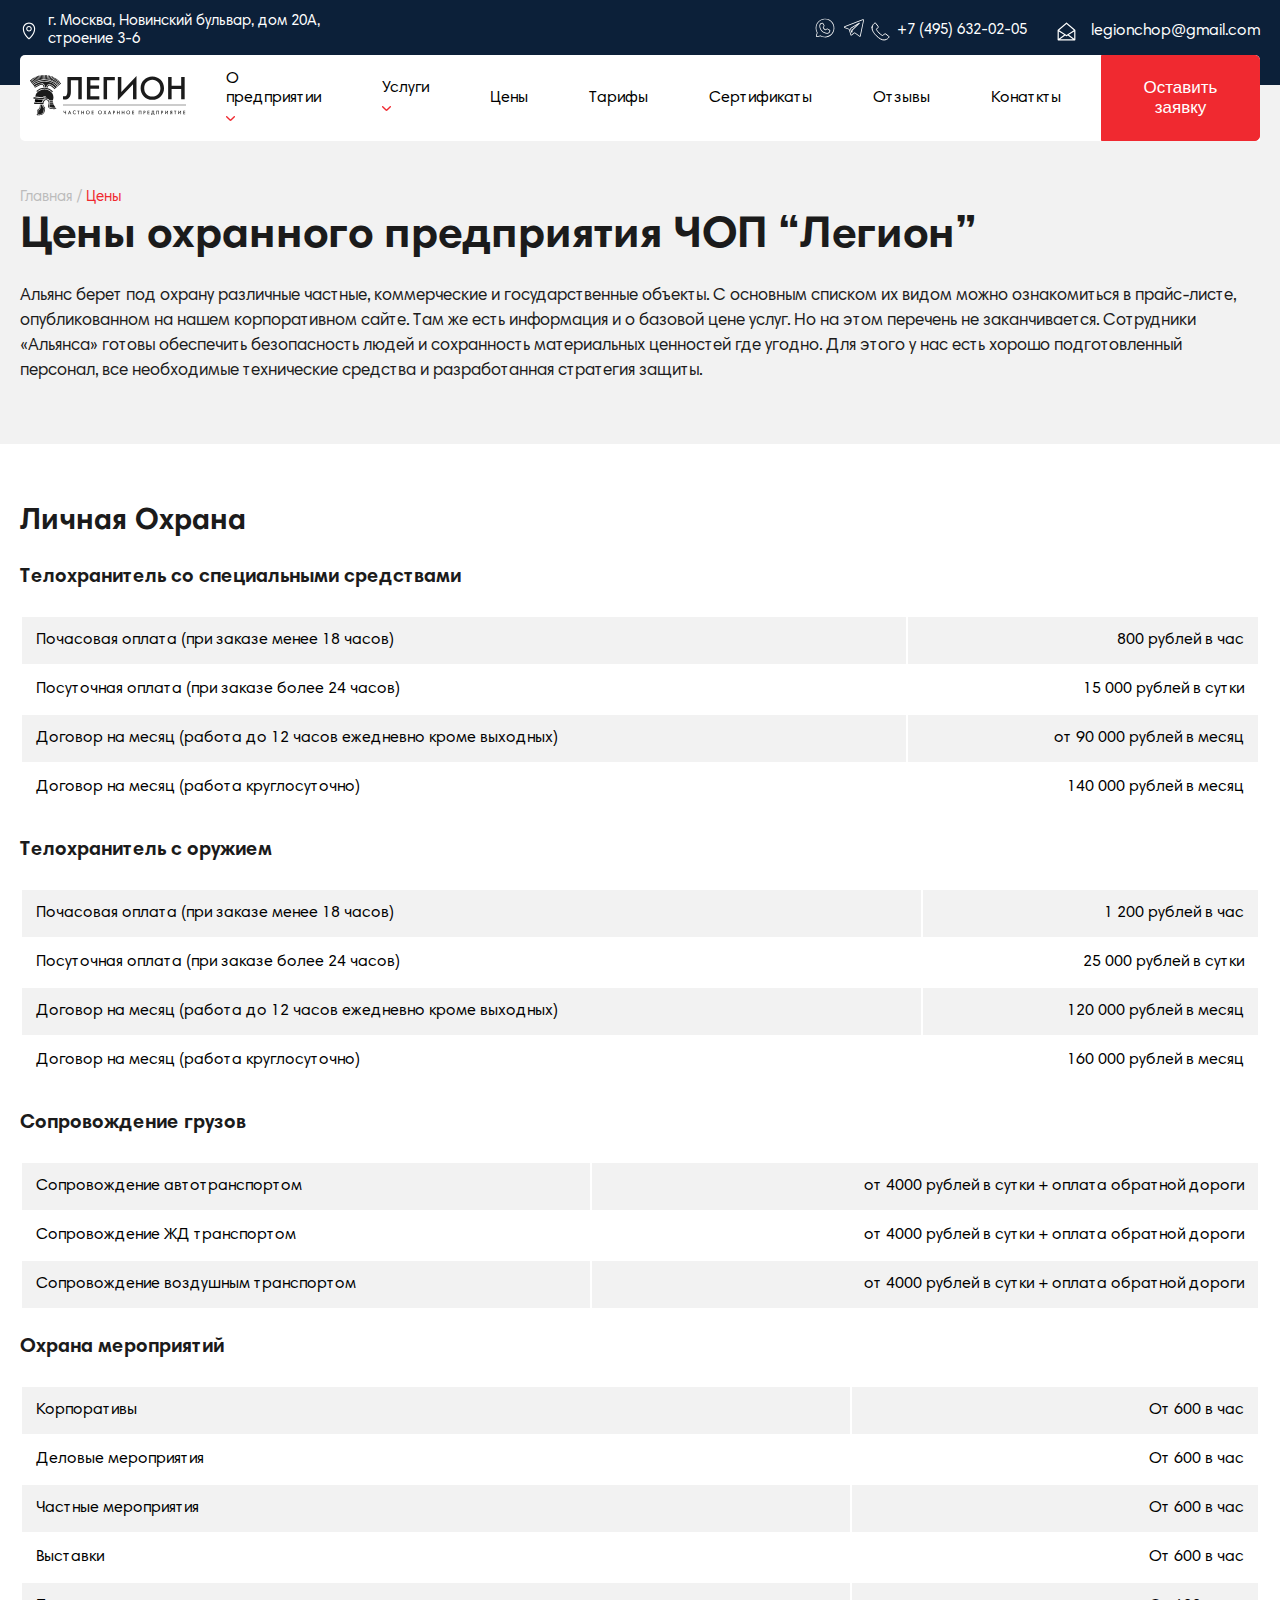
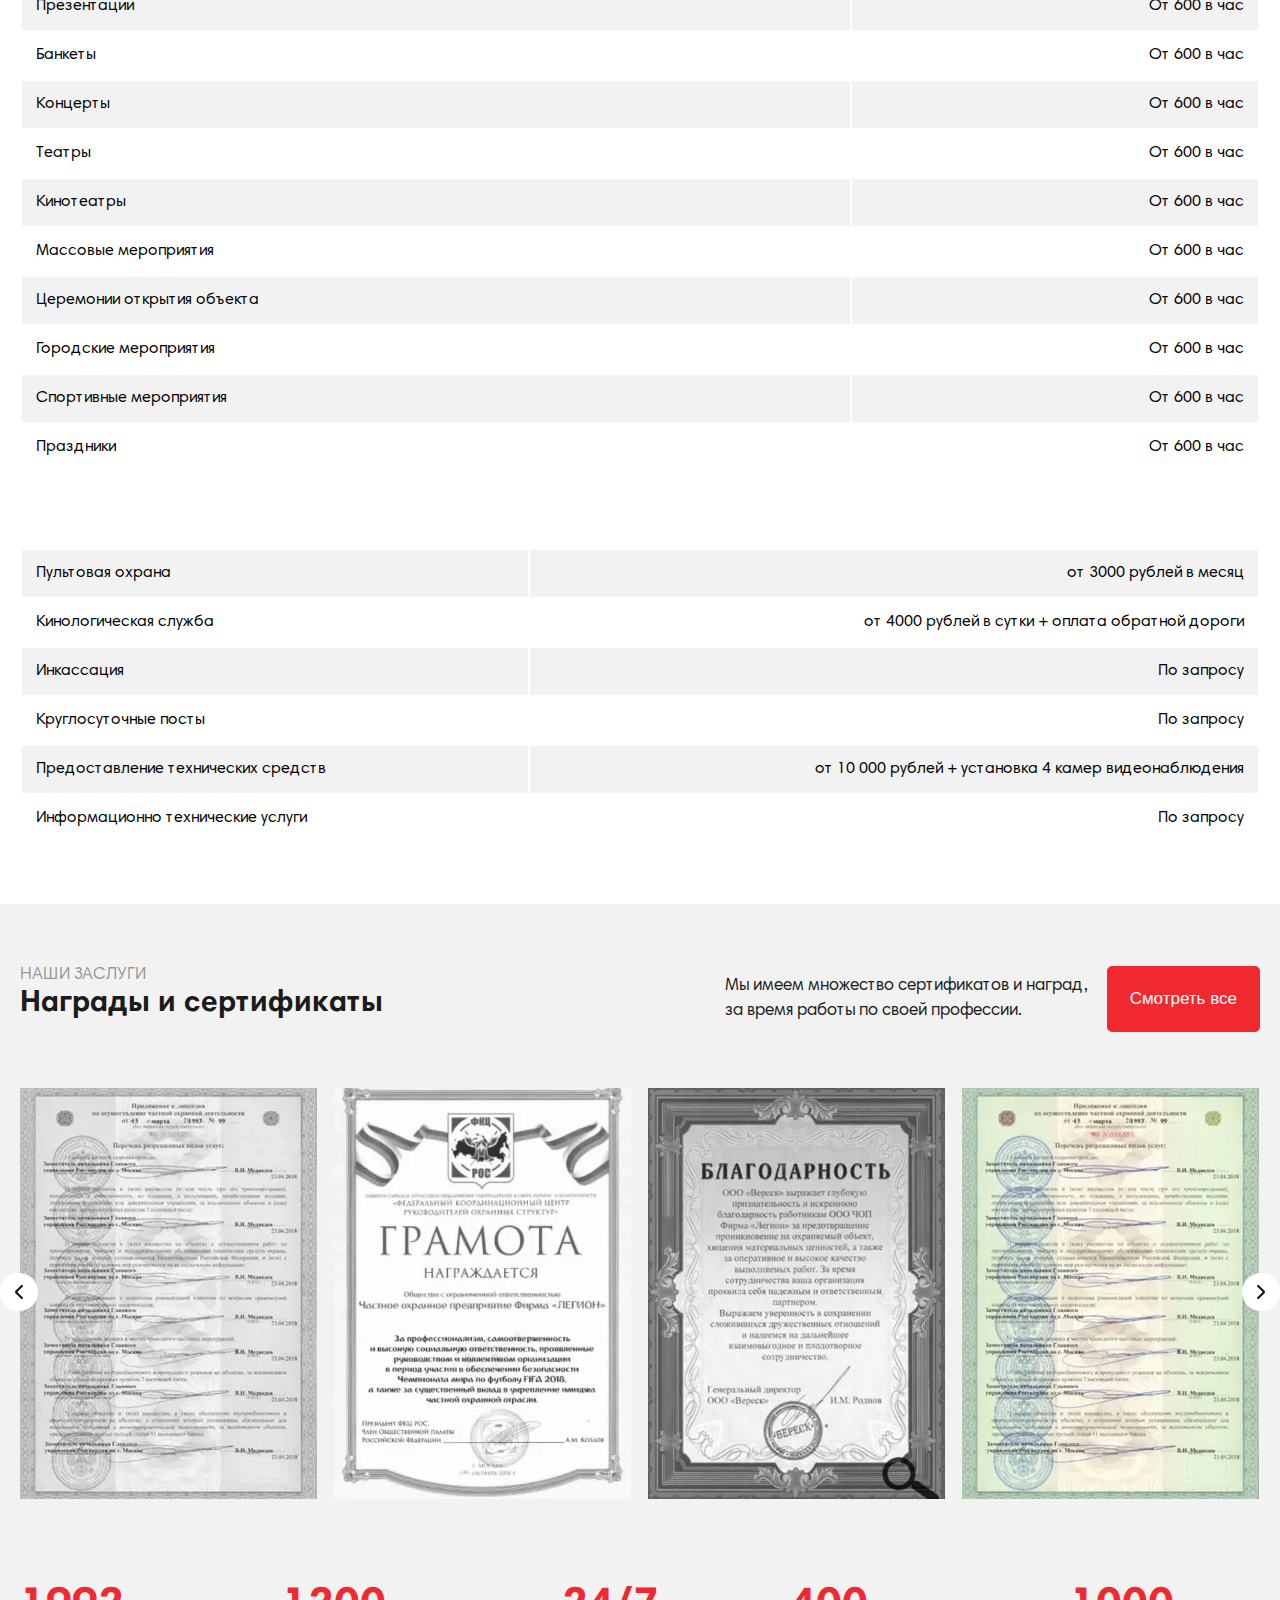
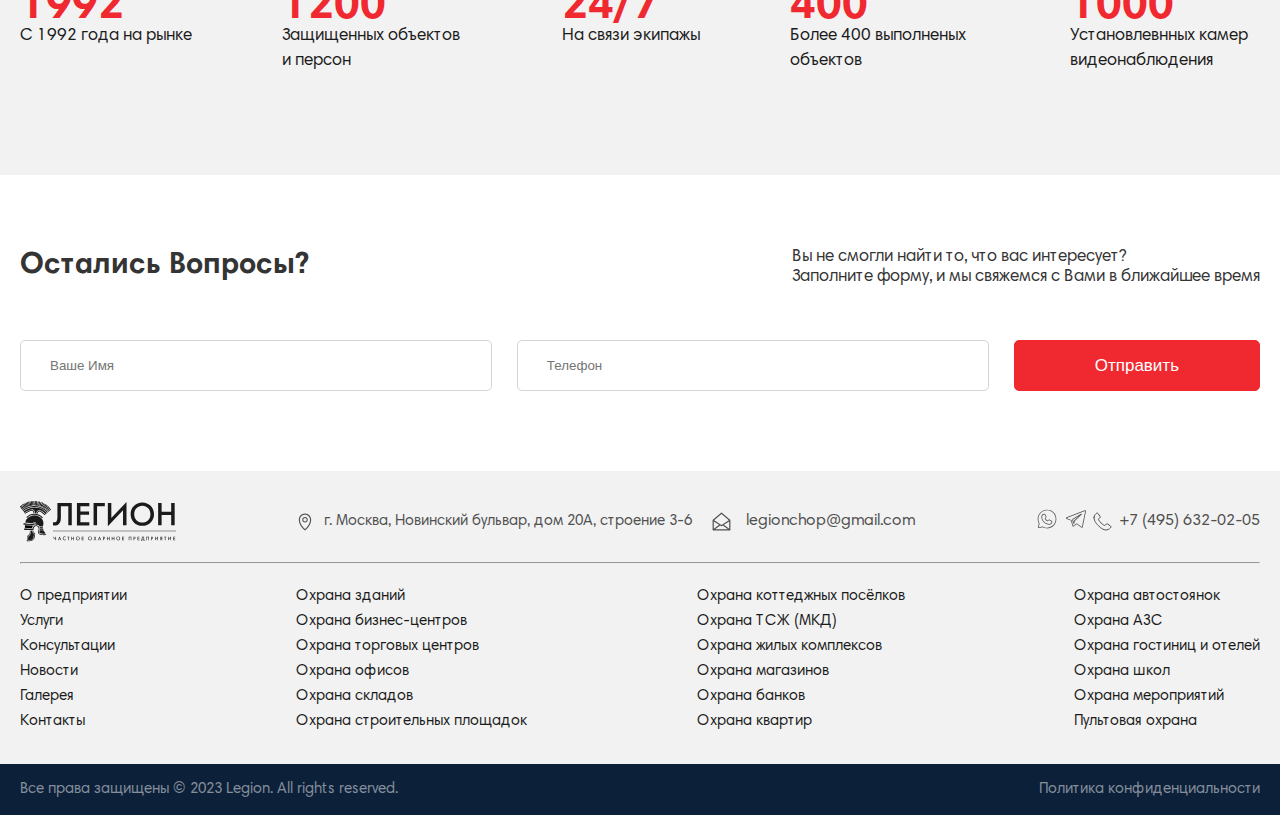
<file: ЧОП/price.html>
<!DOCTYPE html>
<html lang="en">

<head>
    <meta charset="UTF-8">
    <meta name="viewport" content="width=device-width, initial-scale=1.0">
    <link rel="stylesheet" href="./styles/style.css">
    <link rel="stylesheet" href="./styles/aboutCompany.css">
    <link rel="stylesheet" href="./styles/services.css">
    <link rel="stylesheet" href="./styles/contacts.css">
    <link rel="stylesheet" href="./styles/price.css">
    <link rel="stylesheet" href="./styles/font/stylesheet.css">
    <link rel="icon" type="image/png" sizes="32x32" href="./image/favicon/favicon-32x32.png">
    <link rel=" icon" type="image/png" sizes="16x16" href="./image/favicon/favicon-16x16.png">
    <link rel="manifest" href="./image/favicon/site.webmanifest.json">
    <meta name="msapplication-TileColor" content="#ffffff">
    <title>ЧОП</title>
</head>

<body>
    <section style='background-color: #0C2039;'>
        <div class="container">
            <div class="top__header">
                <div class="adress">
                    <img src="./image/address-mark.svg" alt="address">
                    <h1 class='tiny-15'>г. Москва, Новинский бульвар, дом 20А, строение 3-6</h1>
                </div>
                <div class="email__phone">
                    <div class='email'>
                        <img src="./image/email.svg" alt="email address">
                        <a class='adress_text' href="mailto:legionchop@gmail.com">legionchop@gmail.com</a>
                    </div>
                    <div class="phone__social-link">
                        <a href="#"><img src="./image/whatsapp.svg" alt="whatsapp"></a>
                        <a href="#"><img src="./image/telegram.svg" alt="telegram"></a>
                        <img src="./image/phone.svg" alt="phone">
                        <a href="#" class='tiny-15'>+7 (495) 632-02-05</a>
                    </div>
                    <div class='navigator'>
                        <nav>
                            <a href='index.html' class='logo__link'>
                                <img src="./image/logo.svg" alt="logo">
                            </a>
                            <ul class='menu__list'>
                                <li class='about__title'><a href="aboutCompany.html" style='color: black;'>О предприятии
                                        <img src="./image/arrow-down.svg" alt="arrow down"></a>
                                    <ul class='about__title-popup'>
                                        <li><a href="aboutCompany.html">О компании</a></li>
                                        <li><a href="articles.html">Статьи</a></li>
                                        <li><a href="vacancy.html">Вакансии</a></li>
                                        <li><a href="rate.html">Благодарности</a></li>
                                    </ul>
                                </li>
                                <li class='services__title'><a href="services.html" style='color: black;'>Услуги <img
                                            src="./image/arrow-down.svg" alt="arrow down"></a>
                                    <ul class='services__title-popup'>
                                        <div class='services__title-popup-left'>
                                            <li><a href="#">Охрана зданий</a></li>
                                            <li><a href="#">Охрана бизнес-центров</a></li>
                                            <li><a href="#">Охрана торговых центров</a></li>
                                            <li><a href="#">Охрана офисов</a></li>
                                            <li><a href="#">Охрана складов</a></li>
                                            <li><a href="#">Охрана строительных площадок</a></li>
                                            <li><a href="#">Охрана коттеджных поселков</a></li>
                                            <li><a href="#">Охрана ТСЖ (МКД)</a></li>
                                            <li><a href="#">Охрана жилых комплексов</a></li>
                                        </div>
                                        <div class='services__title-popup-right'>
                                            <li><a href="#">
                                                    Охрана магазинов</a></li>
                                            <li><a href="#">Охрана банков</a></li>
                                            <li><a href="#">Охрана квартир</a></li>
                                            <li><a href="#">Охрана автостоянока</a></li>
                                            <li><a href="#">Охрана АЗС</a></li>
                                            <li><a href="#">Охрана гостиниц и отелей</a></li>
                                            <li><a href="#">Охрана школ</a></li>
                                            <li><a href="#">Охрана мероприятий</a></li>
                                            <li><a href="#">Пультовая охрана</a></li>
                                        </div>
                                    </ul>
                                </li>
                                <li><a href="price.html" style='color: black;'>Цены</a></li>
                                <li><a href="rate.html" style='color: black;'>Тарифы</a></li>
                                <li><a href="certificates.html" style='color: black;'>Сертификаты</a></li>
                                <li><a href="reviews.html" style='color: black;'>Отзывы</a></li>
                                <li><a href="contacts.html" style='color: black;'>Конаткты</a></li>
                            </ul>
                            <div class='humburger' id='humbID'>
                                <img src="./image/humburger.svg" alt="hamburger menu" id='humbIcon'>
                            </div>
                            <div class='humb__popup' id='popupID'>
                                <img src="./image/close-humb.svg" alt="close humb" width='26px' height='26px'
                                    id='closeIconID'>
                                <ul class='humb__popup-list'>
                                    <h1 class='humb-bold-text'>О предприятии</h1>
                                    <li><a href="aboutCompany.html" class='humb-tiny-text'>О компании</a></li>
                                    <li><a href="#" class='humb-tiny-text'>Статьи</a></li>
                                    <li><a href="vacancy.html" class='humb-tiny-text'>Вакансии</a></li>
                                    <li><a href="rate.html" class='humb-tiny-text'>Благодарности</a></li>
                                    <h1 class='humb-bold-text'>Услуги</h1>
                                    <div style='display: flex;'>
                                        <div class='humb-popup-left'>
                                            <li><a href="#">Охрана зданий</a></li>
                                            <li><a href="#">Охрана бизнес-центров</a></li>
                                            <li><a href="#">Охрана торговых центров</a></li>
                                            <li><a href="#">Охрана офисов</a></li>
                                            <li><a href="#">Охрана складов</a></li>
                                            <li><a href="#">Охрана строительных площадок</a></li>
                                            <li><a href="#">Охрана коттеджных поселков</a></li>
                                            <li><a href="#">Охрана ТСЖ (МКД)</a></li>
                                            <li><a href="#">Охрана жилых комплексов</a></li>
                                        </div>
                                        <div class='humb-popup-right'>
                                            <li><a href="#">
                                                    Охрана магазинов</a></li>
                                            <li><a href="#">Охрана банков</a></li>
                                            <li><a href="#">Охрана квартир</a></li>
                                            <li><a href="#">Охрана автостоянока</a></li>
                                            <li><a href="#">Охрана АЗС</a></li>
                                            <li><a href="#">Охрана гостиниц и отелей</a></li>
                                            <li><a href="#">Охрана школ</a></li>
                                            <li><a href="#">Охрана мероприятий</a></li>
                                            <li><a href="#">Пультовая охрана</a></li>
                                        </div>
                                    </div>
                                    <ul>
                                        <li><a href="#" class='humb-bold-text'>Консультации</a></li>
                                        <li><a href="#" class='humb-bold-text'>Новости</a></li>
                                        <li><a href="#" class='humb-bold-text'>Галерея</a></li>
                                        <li><a href="#" class='humb-bold-text'>Конаткты</a></li>
                                    </ul>
                                </ul>
                            </div>
                        </nav>
                        <button style='border-radius: 0 5px 5px 0;'>Оставить заявку</button>
                    </div>
                </div>
            </div>
        </div>
    </section>
    <section class='price__titles'>
        <div class="container">

            <div style='margin-bottom: 30px;'>
                <p class='disabled'><a href="index.html" class='disabled'>Главная</a> / <a href="aboutCompany.html"
                        class='active__red'>Цены</a> </p>
                <h1 class='bold-45' style='margin-bottom: 20px;'>Цены охранного предприятия ЧОП “Легион”</h1>
                <p class='tiny-17'>Альянс берет под охрану различные частные, коммерческие и государственные объекты. С
                    основным списком
                    их видом можно ознакомиться в прайс-листе, опубликованном на нашем корпоративном сайте. Там же есть
                    информация и о базовой цене услуг. Но на этом перечень не заканчивается. Сотрудники «Альянса» готовы
                    обеспечить безопасность людей и сохранность материальных ценностей где угодно. Для этого у нас есть
                    хорошо подготовленный персонал, все необходимые технические средства и разработанная стратегия
                    защиты.</p>
            </div>
        </div>
    </section>
    <section class='price__info'>
        <div class="container">
            <h3 class='bold-30' style='color: #1B1B1B;'>Личная охрана</h3>
            <table>
                <caption align='left' class='bold-20'>Телохранитель со специальными средствами </caption>
                <tr>
                    <td align='left'>Почасовая оплата (при заказе менее 18 часов)</td>
                    <td align='right'>800 рублей в час</td>
                </tr>
                <tr>
                    <td align='left'>Посуточная оплата (при заказе более 24 часов)</td>
                    <td align='right'>15 000 рублей в сутки</td>
                </tr>
                <tr>
                    <td align='left'>Договор на месяц (работа до 12 часов ежедневно кроме выходных)</td>
                    <td align='right'>от 90 000 рублей в месяц</td>
                </tr>
                <tr>
                    <td align='left'>Договор на месяц (работа круглосуточно)</td>
                    <td align='right'>140 000 рублей в месяц</td>
                </tr>
            </table>
            <table>
                <caption align='left' class='bold-20'>Телохранитель с оружием</caption>
                <tr>
                    <td align='left'>Почасовая оплата (при заказе менее 18 часов)</td>
                    <td align='right'>1 200 рублей в час</td>
                </tr>
                <tr>
                    <td align='left'>Посуточная оплата (при заказе более 24 часов)</td>
                    <td align='right'>25 000 рублей в сутки</td>
                </tr>
                <tr>
                    <td align='left'>Договор на месяц (работа до 12 часов ежедневно кроме выходных)</td>
                    <td align='right'>120 000 рублей в месяц</td>
                </tr>
                <tr>
                    <td align='left'>Договор на месяц (работа круглосуточно)</td>
                    <td align='right'>160 000 рублей в месяц</td>
                </tr>
            </table>
            <table>
                <caption align='left' class='bold-20'>Сопровождение грузов</caption>
                <tr>
                    <td align='left'>Сопровождение автотранспортом
                    </td>
                    <td align='right'>от 4000 рублей в сутки + оплата обратной дороги</td>
                </tr>
                <tr>
                    <td align='left'>Сопровождение ЖД транспортом</td>
                    <td align='right'>от 4000 рублей в сутки + оплата обратной дороги</td>
                </tr>
                <tr>
                    <td align='left'>Сопровождение воздушным транспортом</td>
                    <td align='right'>от 4000 рублей в сутки + оплата обратной дороги</td>
                </tr>
            </table>
            <table>
                <caption align='left' class='bold-20'>Охрана мероприятий </caption>
                <tr>
                    <td align='leftleft'>Корпоративы
                    </td>
                    <td align='right'>От 600 в час</td>
                </tr>
                <tr>
                    <td align='leftleft'>Деловые мероприятия</td>
                    <td align='right'>От 600 в час</td>
                </tr>
                <tr>
                    <td align='leftleft'>Частные мероприятия</td>
                    <td align='right'>От 600 в час</td>
                </tr>
                <tr>
                    <td align='leftleft'>Выставки</td>
                    <td align='right'>От 600 в час</td>
                </tr>
                <tr>
                    <td align='leftleft'>Презентации</td>
                    <td align='right'>От 600 в час</td>
                </tr>
                <tr>
                    <td align='leftleft'>Банкеты</td>
                    <td align='right'>От 600 в час</td>
                </tr>
                <tr>
                    <td align='leftleft'>Концерты</td>
                    <td align='right'>От 600 в час</td>
                </tr>
                <tr>
                    <td align='leftleft'>Театры</td>
                    <td align='right'>От 600 в час</td>
                </tr>
                <tr>
                    <td align='leftleft'>Кинотеатры</td>
                    <td align='right'>От 600 в час</td>
                </tr>
                <tr>
                    <td align='leftleft'>Массовые мероприятия</td>
                    <td align='right'>От 600 в час</td>
                </tr>
                <tr>
                    <td align='left'>Церемонии открытия объекта</td>
                    <td align='right'>От 600 в час</td>
                </tr>
                <tr>
                    <td align='left'>Городские мероприятия</td>
                    <td align='right'>От 600 в час</td>
                </tr>
                <tr>
                    <td align='left'>Спортивные мероприятия</td>
                    <td align='right'>От 600 в час</td>
                </tr>
                <tr>
                    <td align='left'>Праздники</td>
                    <td align='right'>От 600 в час</td>
                </tr>
            </table>
            <table style='margin-top: 75px;'>
                <tr>
                    <td align='left'>Пультовая охрана
                    </td>
                    <td align='right'>от 3000 рублей в месяц</td>
                </tr>
                <tr>
                    <td align='left'>Кинологическая служба</td>
                    <td align='right'>от 4000 рублей в сутки + оплата обратной дороги</td>
                </tr>
                <tr>
                    <td align='left'>Инкассация</td>
                    <td align='right'>По запросу</td>
                </tr>
                <tr>
                    <td align='left'>Круглосуточные посты</td>
                    <td align='right'>По запросу</td>
                </tr>
                <tr>
                    <td align='left'>Предоставление технических средств</td>
                    <td align='right'>от 10 000 рублей + установка 4 камер видеонаблюдения</td>
                </tr>
                <tr>
                    <td align='left'>Информационно технические услуги</td>
                    <td align='right'>По запросу</td>
                </tr>
            </table>
        </div>
    </section>
    <section class='merits'>
        <div class="container">
            <div class="merits__titles">
                <div class="merits__titles-left">
                    <h3 class='tiny-gray-400'>Наши заслуги</h3>
                    <h1 class='bold-700'>Награды и сертификаты</h1>
                </div>
                <div class='merits__titles-right'>
                    <h3 class='tiny-17'>Мы имеем множество сертификатов и наград,<br />
                        за время работы по своей профессии.</h3>
                    <button>Смотреть все</button>
                </div>
            </div>
            <div class='certificates'>
                <button class='arrow left' id='slider-arrow-prevM'>
                    <svg xmlns="http://www.w3.org/2000/svg" width="8" height="14" viewBox="0 0 8 14" fill="none">
                        <path
                            d="M7.66978 0.31074C7.23487 -0.10358 6.52967 -0.10358 6.09477 0.31074L0.651642 5.50095C-0.217493 6.32973 -0.217159 7.67264 0.652311 8.501L6.09877 13.6892C6.53368 14.1036 7.23887 14.1036 7.6738 13.6892C8.10873 13.2749 8.10873 12.6031 7.6738 12.1889L3.01225 7.74828C2.57724 7.334 2.57735 6.66222 3.01225 6.24794L7.66978 1.8111C8.10471 1.39679 8.10471 0.725049 7.66978 0.31074Z" />
                    </svg>
                </button>
                <button class='arrow right' id='slider-arrow-nextM'>
                    <svg xmlns="http://www.w3.org/2000/svg" width="8" height="14" viewBox="0 0 8 14" fill="none">
                        <path
                            d="M0.330222 13.6893C0.765134 14.1036 1.47033 14.1036 1.90523 13.6893L7.34836 8.49905C8.21749 7.67027 8.21716 6.32736 7.34769 5.49899L1.90123 0.310795C1.46632 -0.1036 0.761126 -0.1036 0.326202 0.310795C-0.108734 0.725082 -0.108734 1.39685 0.326202 1.81114L4.98775 6.25172C5.42276 6.666 5.42265 7.33778 4.98775 7.75206L0.330222 12.1889C-0.104714 12.6032 -0.104714 13.275 0.330222 13.6893Z" />
                    </svg>
                </button>
                <div class='sliderM'>
                    <div class="slider__lineM" id='slm'>
                        <img src="./image/gram1.webp" alt="certificate1">
                        <img src="./image/gram2.webp" alt="certificate2">
                        <img src="./image/gram3.webp" alt="certificate3">
                        <img src="./image/gram4.webp" alt="certificate4">
                        <img src="./image/ser1.webp" alt="certificate5">
                        <img src="./image/ser2.webp" alt="certificate6">
                        <img src="./image/ser3.webp" alt="certificate7">
                        <img src="./image/ser4.webp" alt="certificate8">
                        <img src="./image/ser5.webp" alt="certificate9">
                        <img src="./image/ser6.webp" alt="certificate10">
                    </div>
                </div>
            </div>
            <div class="merits__info">
                <div class="info">
                    <span class=' red-45' style='margin-bottom: 6px;'>1992</span>
                    <p class='tiny-17'>С 1992 года на рынке</p>
                </div>
                <div class="info">
                    <span class=' red-45' style='margin-bottom: 6px;'>1200</span>
                    <p class='tiny-17'>Защищенных объектов
                        и персон
                    </p>
                </div>
                <div class="info">
                    <span class=' red-45' style='margin-bottom: 6px;'>24/7</span>
                    <p class='tiny-17'>На связи экипажы</p>
                </div>
                <div class="info">
                    <span class=' red-45' style='margin-bottom: 6px;'>400</span>
                    <p class='tiny-17'>Более 400 выполненых объектов</p>
                </div>
                <div class="info">
                    <span class=' red-45' style='margin-bottom: 6px;'>1000</span>
                    <p class='tiny-17'>Установлевнных камер видеонаблюдения</p>
                </div>
            </div>
        </div>
    </section>
    <section class='questions'>
        <div class="container">
            <div class='questions__titles'>
                <h1 class='bold-30'>Остались вопросы?</h1>
                <p class='tiny-17-gray'>Вы не смогли найти то, что вас интересует?<br />
                    Заполните форму, и мы свяжемся с Вами в ближайшее время</p>
            </div>
            <form action='#' class='questions__form'>
                <input type="text" placeholder='Ваше Имя' class='questions__input'>
                <input type="tel" placeholder='Телефон' class='questions__input'>
                <button class='questions__button'>Отправить</button>
            </form>
        </div>
    </section>
    <footer>
        <div class="container">
            <div class='footer__head'>
                <img src="./image/logo.svg" alt="logo">
                <div class='footer__middle'>
                    <div class="adress">
                        <img src="./image/address-dark.svg" alt="adress">
                        <h1 class='tiny-15' style='color: #505050;'>г. Москва, Новинский бульвар, дом 20А, строение 3-6
                        </h1>
                    </div>
                    <div class='email'>
                        <img src="./image/email-dark.svg" alt="email adress">
                        <a class='adress_text' href="mailto:legionchop@gmail.com"
                            style='color: #505050;'>legionchop@gmail.com</a>
                    </div>
                </div>
                <div class="phone__social-link">
                    <a href="#"><img src="./image/whatapp-dark.svg" alt="whatsapp"></a>
                    <a href="#"><img src="./image/telegram-dark.svg" alt="telegram"></a>
                    <img src="./image/phone-dark.svg" alt="phone">
                    <a href="tel:+77956320205" style='color:#505050;'>+7 (495) 632-02-05</a>
                </div>
            </div>
            <hr>
            <div class='footer__list tiny-15-footer'>
                <ul class='desktop'>
                    <li><a href="#">О предприятии</a></li>
                    <li><a href="#">Услуги</a></li>
                    <li><a href="#">Консультации</a></li>
                    <li><a href="#">Новости</a></li>
                    <li><a href="#">Галерея</a></li>
                    <li><a href="#">Контакты</a></li>
                </ul>
                <ul>
                    <li><a href="#">Охрана зданий</a></li>
                    <li><a href="#">Охрана бизнес-центров</a></li>
                    <li><a href="#">Охрана торговых центров</a></li>
                    <li><a href="#">Охрана офисов</a></li>
                    <li><a href="#">Охрана складов</a></li>
                    <li><a href="#">Охрана строительных площадок</a></li>
                </ul>
                <ul>
                    <li><a href="#">Охрана коттеджных посёлков</a></li>
                    <li><a href="#">Охрана ТСЖ (МКД)</a></li>
                    <li><a href="#">Охрана жилых комплексов</a></li>
                    <li><a href="#">Охрана магазинов</a></li>
                    <li><a href="#">Охрана банков</a></li>
                    <li><a href="#">Охрана квартир</a></li>
                </ul>
                <ul>
                    <li><a href="#">Охрана автостоянок</a></li>
                    <li><a href="#">Охрана АЗС</a></li>
                    <li><a href="#">Охрана гостиниц и отелей</a></li>
                    <li><a href="#">Охрана школ</a></li>
                    <li><a href="#">Охрана мероприятий</a></li>
                    <li><a href="#">Пультовая охрана</a></li>
                </ul>
            </div>
            <div class='footer__mobile tiny-15-footer'>
                <ul class=''>
                    <li><a href="aboutCompany.html">О предприятии</a></li>
                    <li><a href="rate.html">Услуги</a></li>
                    <li><a href="#">Консультации</a></li>
                </ul>
                <ul>
                    <li><a href="#">Новости</a></li>
                    <li><a href="#">Галерея</a></li>
                    <li><a href="contacts.html">Конаткты</a></li>
                </ul>
            </div>
        </div>
        <div class='copy'>
            <div class="container">
                <div class='copy__info'>
                    <h2 class='tiny-15-footer' style='color: rgba(255, 255, 255, 0.50);'>Все права защищены © 2023
                        Legion. All rights reserved.</h2>
                    <h2 class='tiny-15-footer' style='color: rgba(255, 255, 255, 0.50);'>Политика конфиденциальности
                    </h2>
                </div>
            </div>
        </div>
    </footer>
    <script async src='./js/only_slider.js'></script>
</body>

</html>
</file>
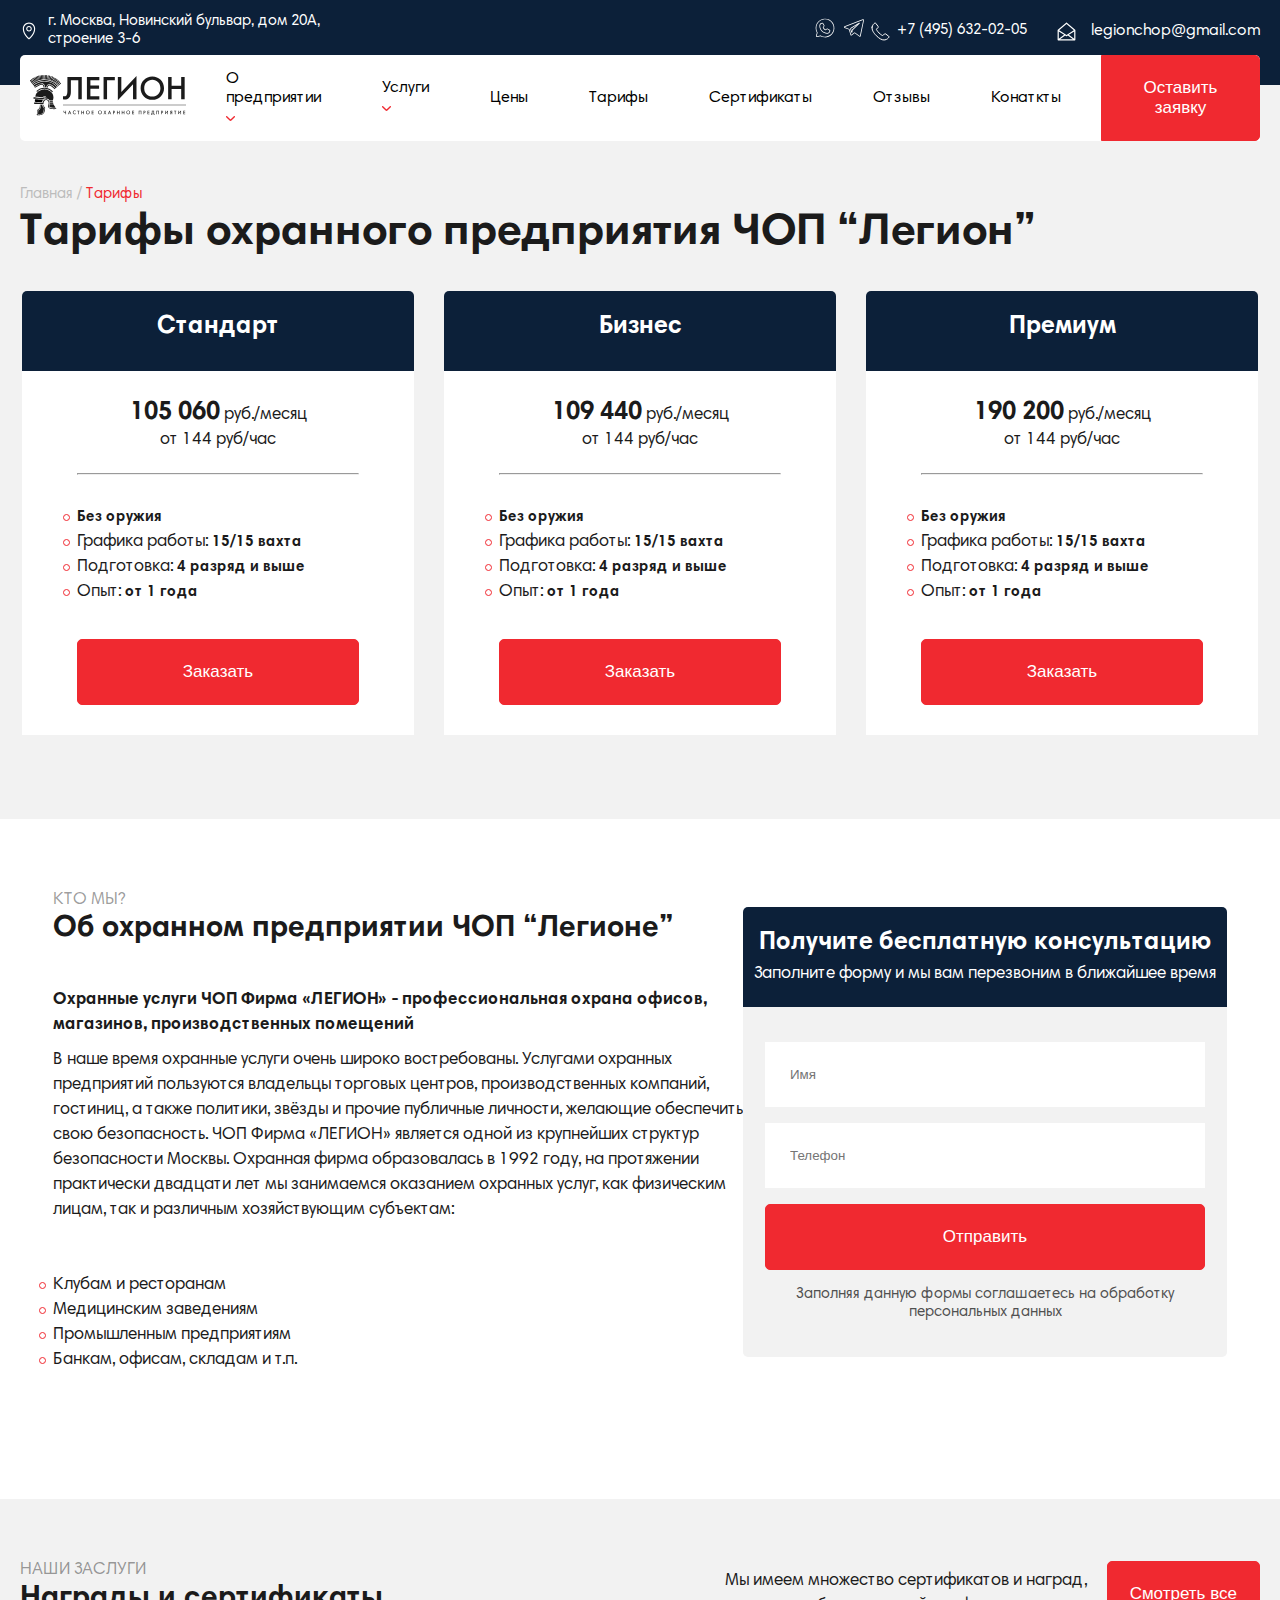
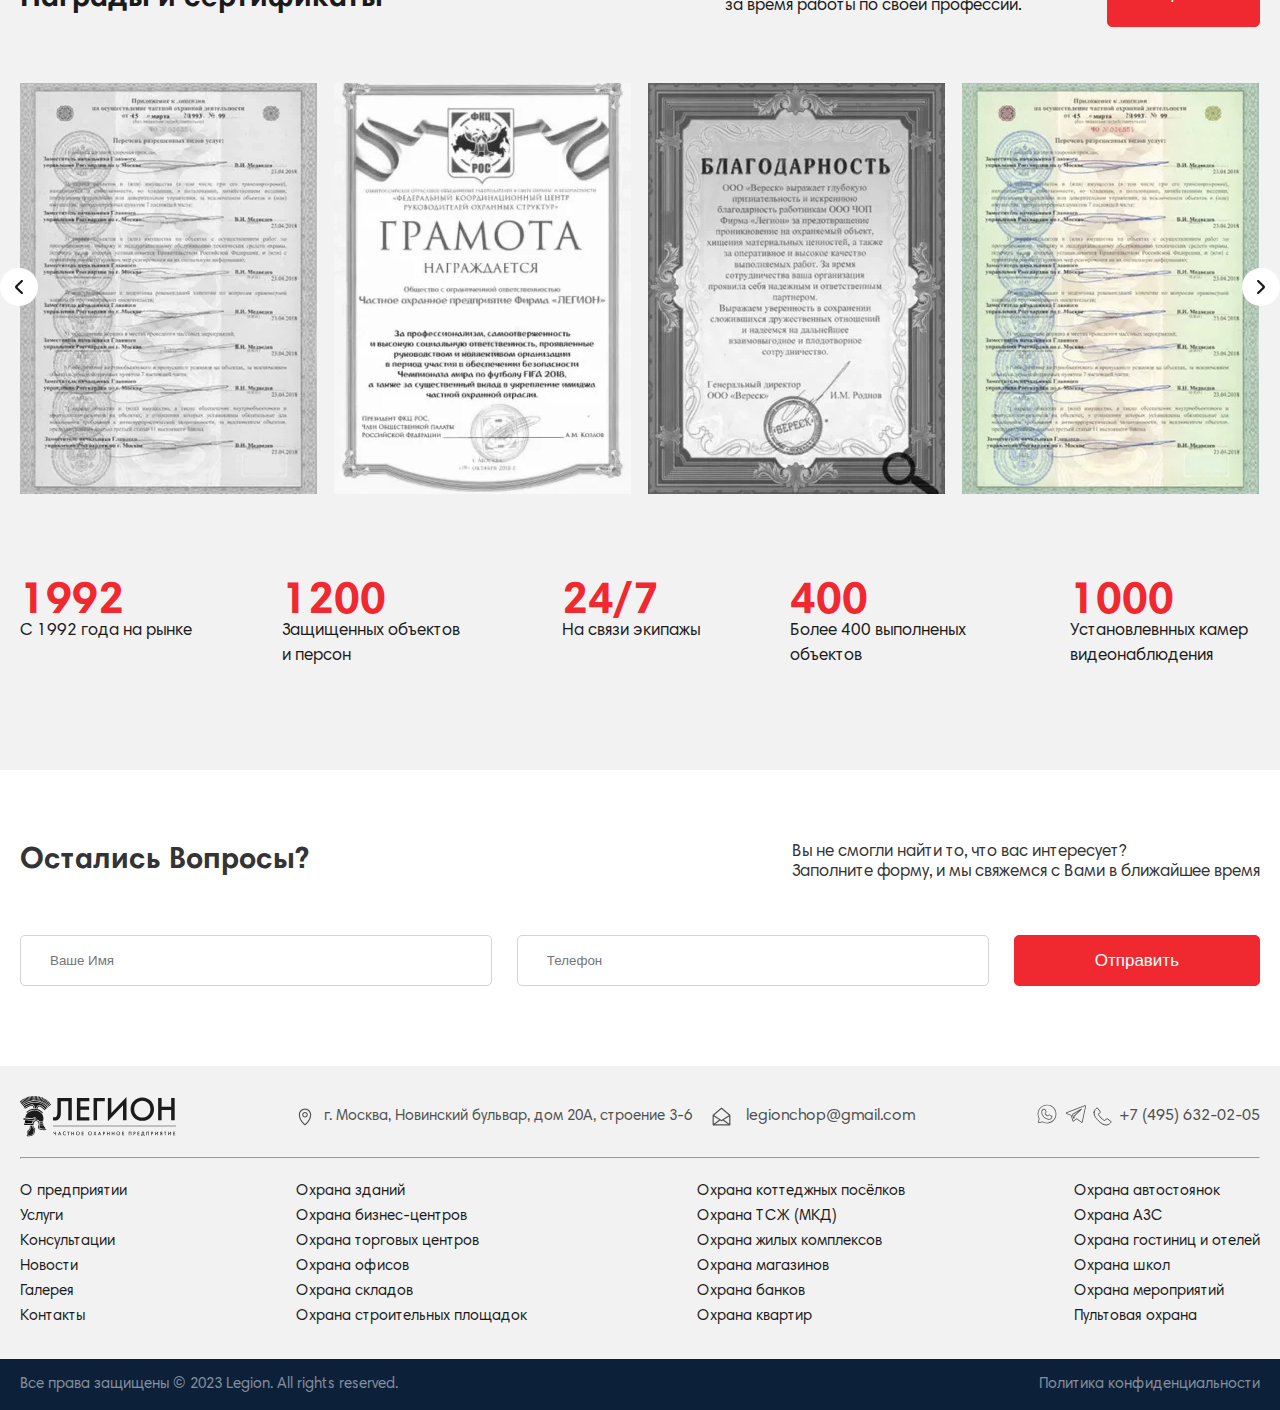
<file: ЧОП/rate.html>
<!DOCTYPE html>
<html lang="en">

<head>
    <meta charset="UTF-8">
    <meta name="viewport" content="width=device-width, initial-scale=1.0">
    <link rel="stylesheet" href="./styles/style.css">
    <link rel="stylesheet" href="./styles/aboutCompany.css">
    <link rel="stylesheet" href="./styles/services.css">
    <link rel="stylesheet" href="./styles/font/stylesheet.css">
    <link rel="icon" type="image/png" sizes="32x32" href="./image/favicon/favicon-32x32.png">
    <link rel=" icon" type="image/png" sizes="16x16" href="./image/favicon/favicon-16x16.png">
    <link rel="manifest" href="./image/favicon/site.webmanifest.json">
    <meta name="msapplication-TileColor" content="#ffffff">
    <title>ЧОП</title>
</head>

<body>
    <section style='background-color: #0C2039;'>
        <div class="container">
            <div class="top__header">
                <div class="adress">
                    <img src="./image/address-mark.svg" alt="address">
                    <h1 class='tiny-15'>г. Москва, Новинский бульвар, дом 20А, строение 3-6</h1>
                </div>
                <div class="email__phone">
                    <div class='email'>
                        <img src="./image/email.svg" alt="email address">
                        <a class='adress_text' href="mailto:legionchop@gmail.com">legionchop@gmail.com</a>
                    </div>
                    <div class="phone__social-link">
                        <a href="#"><img src="./image/whatsapp.svg" alt="whatsapp"></a>
                        <a href="#"><img src="./image/telegram.svg" alt="telegram"></a>
                        <img src="./image/phone.svg" alt="phone">
                        <a href="#" class='tiny-15'>+7 (495) 632-02-05</a>
                    </div>
                    <div class='navigator'>
                        <nav>
                            <a href='index.html' class='logo__link'>
                                <img src="./image/logo.svg" alt="logo">
                            </a>
                            <ul class='menu__list'>
                                <li class='about__title'><a href="aboutCompany.html" style='color: black;'>О предприятии
                                        <img src="./image/arrow-down.svg" alt="arrow down"></a>
                                    <ul class='about__title-popup'>
                                        <li><a href="aboutCompany.html">О компании</a></li>
                                        <li><a href="articles.html">Статьи</a></li>
                                        <li><a href="vacancy.html">Вакансии</a></li>
                                        <li><a href="rate.html">Благодарности</a></li>
                                    </ul>
                                </li>
                                <li class='services__title'><a href="services.html" style='color: black;'>Услуги <img
                                            src="./image/arrow-down.svg" alt="arrow down"></a>
                                    <ul class='services__title-popup'>
                                        <div class='services__title-popup-left'>
                                            <li><a href="#">Охрана зданий</a></li>
                                            <li><a href="#">Охрана бизнес-центров</a></li>
                                            <li><a href="#">Охрана торговых центров</a></li>
                                            <li><a href="#">Охрана офисов</a></li>
                                            <li><a href="#">Охрана складов</a></li>
                                            <li><a href="#">Охрана строительных площадок</a></li>
                                            <li><a href="#">Охрана коттеджных поселков</a></li>
                                            <li><a href="#">Охрана ТСЖ (МКД)</a></li>
                                            <li><a href="#">Охрана жилых комплексов</a></li>
                                        </div>
                                        <div class='services__title-popup-right'>
                                            <li><a href="#">
                                                    Охрана магазинов</a></li>
                                            <li><a href="#">Охрана банков</a></li>
                                            <li><a href="#">Охрана квартир</a></li>
                                            <li><a href="#">Охрана автостоянока</a></li>
                                            <li><a href="#">Охрана АЗС</a></li>
                                            <li><a href="#">Охрана гостиниц и отелей</a></li>
                                            <li><a href="#">Охрана школ</a></li>
                                            <li><a href="#">Охрана мероприятий</a></li>
                                            <li><a href="#">Пультовая охрана</a></li>
                                        </div>
                                    </ul>
                                </li>
                                <li><a href="price.html" style='color: black;'>Цены</a></li>
                                <li><a href="rate.html" style='color: black;'>Тарифы</a></li>
                                <li><a href="certificates.html" style='color: black;'>Сертификаты</a></li>
                                <li><a href="reviews.html" style='color: black;'>Отзывы</a></li>
                                <li><a href="contacts.html" style='color: black;'>Конаткты</a></li>
                            </ul>
                            <div class='humburger' id='humbID'>
                                <img src="./image/humburger.svg" alt="hamburger menu" id='humbIcon'>
                            </div>
                            <div class='humb__popup' id='popupID'>
                                <img src="./image/close-humb.svg" alt="close humb" width='26px' height='26px'
                                    id='closeIconID'>
                                <ul class='humb__popup-list'>
                                    <h1 class='humb-bold-text'>О предприятии</h1>
                                    <li><a href="aboutCompany.html" class='humb-tiny-text'>О компании</a></li>
                                    <li><a href="#" class='humb-tiny-text'>Статьи</a></li>
                                    <li><a href="vacancy.html" class='humb-tiny-text'>Вакансии</a></li>
                                    <li><a href="rate.html" class='humb-tiny-text'>Благодарности</a></li>
                                    <h1 class='humb-bold-text'>Услуги</h1>
                                    <div style='display: flex;'>
                                        <div class='humb-popup-left'>
                                            <li><a href="#">Охрана зданий</a></li>
                                            <li><a href="#">Охрана бизнес-центров</a></li>
                                            <li><a href="#">Охрана торговых центров</a></li>
                                            <li><a href="#">Охрана офисов</a></li>
                                            <li><a href="#">Охрана складов</a></li>
                                            <li><a href="#">Охрана строительных площадок</a></li>
                                            <li><a href="#">Охрана коттеджных поселков</a></li>
                                            <li><a href="#">Охрана ТСЖ (МКД)</a></li>
                                            <li><a href="#">Охрана жилых комплексов</a></li>
                                        </div>
                                        <div class='humb-popup-right'>
                                            <li><a href="#">
                                                    Охрана магазинов</a></li>
                                            <li><a href="#">Охрана банков</a></li>
                                            <li><a href="#">Охрана квартир</a></li>
                                            <li><a href="#">Охрана автостоянока</a></li>
                                            <li><a href="#">Охрана АЗС</a></li>
                                            <li><a href="#">Охрана гостиниц и отелей</a></li>
                                            <li><a href="#">Охрана школ</a></li>
                                            <li><a href="#">Охрана мероприятий</a></li>
                                            <li><a href="#">Пультовая охрана</a></li>
                                        </div>
                                    </div>
                                    <ul>
                                        <li><a href="#" class='humb-bold-text'>Консультации</a></li>
                                        <li><a href="#" class='humb-bold-text'>Новости</a></li>
                                        <li><a href="#" class='humb-bold-text'>Галерея</a></li>
                                        <li><a href="#" class='humb-bold-text'>Конаткты</a></li>
                                    </ul>
                                </ul>
                            </div>
                        </nav>
                        <button style='border-radius: 0 5px 5px 0;'>Оставить заявку</button>
                    </div>
                </div>
            </div>
        </div>
    </section>
    <section class='services__header'>
        <div class="container">
            <div class='mobile__center'>
                <p class='disabled'><a href="index.html" class='disabled'>Главная</a> / <a href="aboutCompany.html"
                        class='active__red'>Тарифы</a> </p>
                <h1 class='bold-45' style='margin-bottom: 30px;'>Тарифы охранного предприятия ЧОП “Легион”</h1>
            </div>
            <div class='prices'>
                <div class="price-card">
                    <div class="price-titles">
                        <h1 class='bold-25' style='margin-bottom: 6px;'>Стандарт
                        </h1>
                    </div>
                    <div class='price-info'>
                        <div style='text-align: center;'>
                            <p class='tiny-17'><span class='bold-25-black'>105 060</span> руб./месяц</p>
                            <p class='tiny-17'>от 144 руб/час</p>
                        </div>
                        <hr>
                        <ul class='about__list tiny-17' style='margin-bottom: 34px;'>
                            <li class='tiny-17'><span class='bold-15'>Без оружия</span></li>
                            <li class='tiny-17'>Графика работы: <span class='bold-15'>15/15 вахта</span>
                            </li>
                            <li class='tiny-17'>Подготовка: <span class='bold-15'>4 разряд и выше</span>
                            </li>
                            <li class='tiny-17'>Опыт: <span class='bold-15'>от 1 года</span></li>
                        </ul>
                        <button style='width: 100%;'>Заказать</button>
                    </div>
                </div>
                <div class="price-card">
                    <div class="price-titles">
                        <h1 class='bold-25' style='margin-bottom: 6px;'>Бизнес
                        </h1>
                    </div>
                    <div class='price-info'>
                        <div style='text-align: center;'>
                            <p class='tiny-17'><span class='bold-25-black'>109 440</span> руб./месяц</p>
                            <p class='tiny-17'>от 144 руб/час</p>
                        </div>
                        <hr>
                        <ul class='about__list tiny-17' style='margin-bottom: 34px;'>
                            <li class='tiny-17'><span class='bold-15'>Без оружия</span></li>
                            <li class='tiny-17'>Графика работы: <span class='bold-15'>15/15 вахта</span>
                            </li>
                            <li class='tiny-17'>Подготовка: <span class='bold-15'>4 разряд и выше</span>
                            </li>
                            <li class='tiny-17'>Опыт: <span class='bold-15'>от 1 года</span></li>
                        </ul>
                        <button style='width: 100%;'>Заказать</button>
                    </div>
                </div>
                <div class="price-card">
                    <div class="price-titles">
                        <h1 class='bold-25' style='margin-bottom: 6px;'>Премиум
                        </h1>
                    </div>
                    <div class='price-info'>
                        <div style='text-align: center;'>
                            <p class='tiny-17'><span class='bold-25-black'>190 200</span> руб./месяц</p>
                            <p class='tiny-17'>от 144 руб/час</p>
                        </div>
                        <hr>
                        <ul class='about__list tiny-17' style='margin-bottom: 34px;'>
                            <li class='tiny-17'><span class='bold-15'>Без оружия</span></li>
                            <li class='tiny-17'>Графика работы: <span class='bold-15'>15/15 вахта</span>
                            </li>
                            <li class='tiny-17'>Подготовка: <span class='bold-15'>4 разряд и выше</span>
                            </li>
                            <li class='tiny-17'>Опыт: <span class='bold-15'>от 1 года</span></li>
                        </ul>
                        <button style='width: 100%;'>Заказать</button>
                    </div>
                </div>
            </div>
        </div>
    </section>
    <section class='services__info'>
        <div class="container">
            <div class="about__wrapper">
                <div class="about__wrapper-info">
                    <h3 class='tiny-gray-400'>Кто мы?</h3>
                    <h1 class='bold-700' style='margin-bottom: 41px;'>Об охранном предприятии ЧОП “Легионе”</h1>
                    <p class='tiny-600' style='margin-bottom: 10px;'>Охранные услуги ЧОП Фирма «ЛЕГИОН» -
                        профессиональная охрана офисов, магазинов,
                        производственных помещений</p>
                    <p class='tiny-17' style='margin-bottom: 50px;'>В наше время охранные услуги очень широко
                        востребованы. Услугами охранных
                        предприятий пользуются
                        владельцы торговых центров, производственных компаний, гостиниц, а также политики, звёзды и
                        прочие публичные личности, желающие обеспечить свою безопасность. ЧОП Фирма «ЛЕГИОН» является
                        одной из крупнейших структур безопасности Москвы. Охранная фирма образовалась в 1992 году, на
                        протяжении практически двадцати лет мы занимаемся оказанием охранных услуг, как физическим
                        лицам, так и различным хозяйствующим субъектам:</p>
                    <ul class='about__list tiny-17'>
                        <li>Клубам и ресторанам</li>
                        <li>Медицинским заведениям</li>
                        <li>Промышленным предприятиям</li>
                        <li>Банкам, офисам, складам и т.п.</li>
                    </ul>
                </div>
                <form action='#' class="about__wrapper-form">
                    <div class="form-titles">
                        <h1 class='bold-25' style='margin-bottom: 6px;'>Получите бесплатную консультацию</h1>
                        <h3 class='tiny-17-white'>Заполните форму и мы вам перезвоним в ближайшее время</h3>
                    </div>
                    <div class="form-inputs">
                        <input type="text" placeholder='Имя'>
                        <input type="tel" placeholder='Телефон'>
                        <button>Отправить</button>
                        <p class='tiny-15-form'>Заполняя данную формы соглашаетесь на обработку <br />персональных
                            данных</p>
                    </div>
                </form>
            </div>
    </section>
    <section class='merits'>
        <div class="container">
            <div class="merits__titles">
                <div class="merits__titles-left">
                    <h3 class='tiny-gray-400'>Наши заслуги</h3>
                    <h1 class='bold-700'>Награды и сертификаты</h1>
                </div>
                <div class='merits__titles-right'>
                    <h3 class='tiny-17'>Мы имеем множество сертификатов и наград,<br />
                        за время работы по своей профессии.</h3>
                    <button>Смотреть все</button>
                </div>
            </div>
            <div class='certificates'>
                <button class='arrow left' id='slider-arrow-prevM'>
                    <svg xmlns="http://www.w3.org/2000/svg" width="8" height="14" viewBox="0 0 8 14" fill="none">
                        <path
                            d="M7.66978 0.31074C7.23487 -0.10358 6.52967 -0.10358 6.09477 0.31074L0.651642 5.50095C-0.217493 6.32973 -0.217159 7.67264 0.652311 8.501L6.09877 13.6892C6.53368 14.1036 7.23887 14.1036 7.6738 13.6892C8.10873 13.2749 8.10873 12.6031 7.6738 12.1889L3.01225 7.74828C2.57724 7.334 2.57735 6.66222 3.01225 6.24794L7.66978 1.8111C8.10471 1.39679 8.10471 0.725049 7.66978 0.31074Z" />
                    </svg>
                </button>
                <button class='arrow right' id='slider-arrow-nextM'>
                    <svg xmlns="http://www.w3.org/2000/svg" width="8" height="14" viewBox="0 0 8 14" fill="none">
                        <path
                            d="M0.330222 13.6893C0.765134 14.1036 1.47033 14.1036 1.90523 13.6893L7.34836 8.49905C8.21749 7.67027 8.21716 6.32736 7.34769 5.49899L1.90123 0.310795C1.46632 -0.1036 0.761126 -0.1036 0.326202 0.310795C-0.108734 0.725082 -0.108734 1.39685 0.326202 1.81114L4.98775 6.25172C5.42276 6.666 5.42265 7.33778 4.98775 7.75206L0.330222 12.1889C-0.104714 12.6032 -0.104714 13.275 0.330222 13.6893Z" />
                    </svg>
                </button>
                <div class='sliderM'>
                    <div class="slider__lineM" id='slm'>
                        <img src="./image/gram1.webp" alt="certificate1">
                        <img src="./image/gram2.webp" alt="certificate2">
                        <img src="./image/gram3.webp" alt="certificate3">
                        <img src="./image/gram4.webp" alt="certificate4">
                        <img src="./image/ser1.webp" alt="certificate5">
                        <img src="./image/ser2.webp" alt="certificate6">
                        <img src="./image/ser3.webp" alt="certificate7">
                        <img src="./image/ser4.webp" alt="certificate8">
                        <img src="./image/ser5.webp" alt="certificate9">
                        <img src="./image/ser6.webp" alt="certificate10">
                    </div>
                </div>
            </div>
            <div class="merits__info">
                <div class="info">
                    <span class=' red-45' style='margin-bottom: 6px;'>1992</span>
                    <p class='tiny-17'>С 1992 года на рынке</p>
                </div>
                <div class="info">
                    <span class=' red-45' style='margin-bottom: 6px;'>1200</span>
                    <p class='tiny-17'>Защищенных объектов
                        и персон
                    </p>
                </div>
                <div class="info">
                    <span class=' red-45' style='margin-bottom: 6px;'>24/7</span>
                    <p class='tiny-17'>На связи экипажы</p>
                </div>
                <div class="info">
                    <span class=' red-45' style='margin-bottom: 6px;'>400</span>
                    <p class='tiny-17'>Более 400 выполненых объектов</p>
                </div>
                <div class="info">
                    <span class=' red-45' style='margin-bottom: 6px;'>1000</span>
                    <p class='tiny-17'>Установлевнных камер видеонаблюдения</p>
                </div>
            </div>
        </div>
    </section>
    <section class='questions'>
        <div class="container">
            <div class='questions__titles'>
                <h1 class='bold-30'>Остались вопросы?</h1>
                <p class='tiny-17-gray'>Вы не смогли найти то, что вас интересует?<br />
                    Заполните форму, и мы свяжемся с Вами в ближайшее время</p>
            </div>
            <form action='#' class='questions__form'>
                <input type="text" placeholder='Ваше Имя' class='questions__input'>
                <input type="tel" placeholder='Телефон' class='questions__input'>
                <button class='questions__button'>Отправить</button>
            </form>
        </div>
    </section>
    <footer>
        <div class="container">
            <div class='footer__head'>
                <img src="./image/logo.svg" alt="logo">
                <div class='footer__middle'>
                    <div class="adress">
                        <img src="./image/address-dark.svg" alt="adress">
                        <h1 class='tiny-15' style='color: #505050;'>г. Москва, Новинский бульвар, дом 20А, строение 3-6
                        </h1>
                    </div>
                    <div class='email'>
                        <img src="./image/email-dark.svg" alt="email adress">
                        <a class='adress_text' href="mailto:legionchop@gmail.com"
                            style='color: #505050;'>legionchop@gmail.com</a>
                    </div>
                </div>
                <div class="phone__social-link">
                    <a href="#"><img src="./image/whatapp-dark.svg" alt="whatsapp"></a>
                    <a href="#"><img src="./image/telegram-dark.svg" alt="telegram"></a>
                    <img src="./image/phone-dark.svg" alt="phone">
                    <a href="tel:+77956320205" style='color:#505050;'>+7 (495) 632-02-05</a>
                </div>
            </div>
            <hr>
            <div class='footer__list tiny-15-footer'>
                <ul class='desktop'>
                    <li><a href="#">О предприятии</a></li>
                    <li><a href="#">Услуги</a></li>
                    <li><a href="#">Консультации</a></li>
                    <li><a href="#">Новости</a></li>
                    <li><a href="#">Галерея</a></li>
                    <li><a href="#">Контакты</a></li>
                </ul>
                <ul>
                    <li><a href="#">Охрана зданий</a></li>
                    <li><a href="#">Охрана бизнес-центров</a></li>
                    <li><a href="#">Охрана торговых центров</a></li>
                    <li><a href="#">Охрана офисов</a></li>
                    <li><a href="#">Охрана складов</a></li>
                    <li><a href="#">Охрана строительных площадок</a></li>
                </ul>
                <ul>
                    <li><a href="#">Охрана коттеджных посёлков</a></li>
                    <li><a href="#">Охрана ТСЖ (МКД)</a></li>
                    <li><a href="#">Охрана жилых комплексов</a></li>
                    <li><a href="#">Охрана магазинов</a></li>
                    <li><a href="#">Охрана банков</a></li>
                    <li><a href="#">Охрана квартир</a></li>
                </ul>
                <ul>
                    <li><a href="#">Охрана автостоянок</a></li>
                    <li><a href="#">Охрана АЗС</a></li>
                    <li><a href="#">Охрана гостиниц и отелей</a></li>
                    <li><a href="#">Охрана школ</a></li>
                    <li><a href="#">Охрана мероприятий</a></li>
                    <li><a href="#">Пультовая охрана</a></li>
                </ul>
            </div>
            <div class='footer__mobile tiny-15-footer'>
                <ul class=''>
                    <li><a href="aboutCompany.html">О предприятии</a></li>
                    <li><a href="rate.html">Услуги</a></li>
                    <li><a href="#">Консультации</a></li>
                </ul>
                <ul>
                    <li><a href="#">Новости</a></li>
                    <li><a href="#">Галерея</a></li>
                    <li><a href="contacts.html">Конаткты</a></li>
                </ul>
            </div>
        </div>
        <div class='copy'>
            <div class="container">
                <div class='copy__info'>
                    <h2 class='tiny-15-footer' style='color: rgba(255, 255, 255, 0.50);'>Все права защищены © 2023
                        Legion. All rights reserved.</h2>
                    <h2 class='tiny-15-footer' style='color: rgba(255, 255, 255, 0.50);'>Политика конфиденциальности
                    </h2>
                </div>
            </div>
        </div>
    </footer>
    <script async src='./js/only_slider.js'></script>
</body>

</html>
</file>
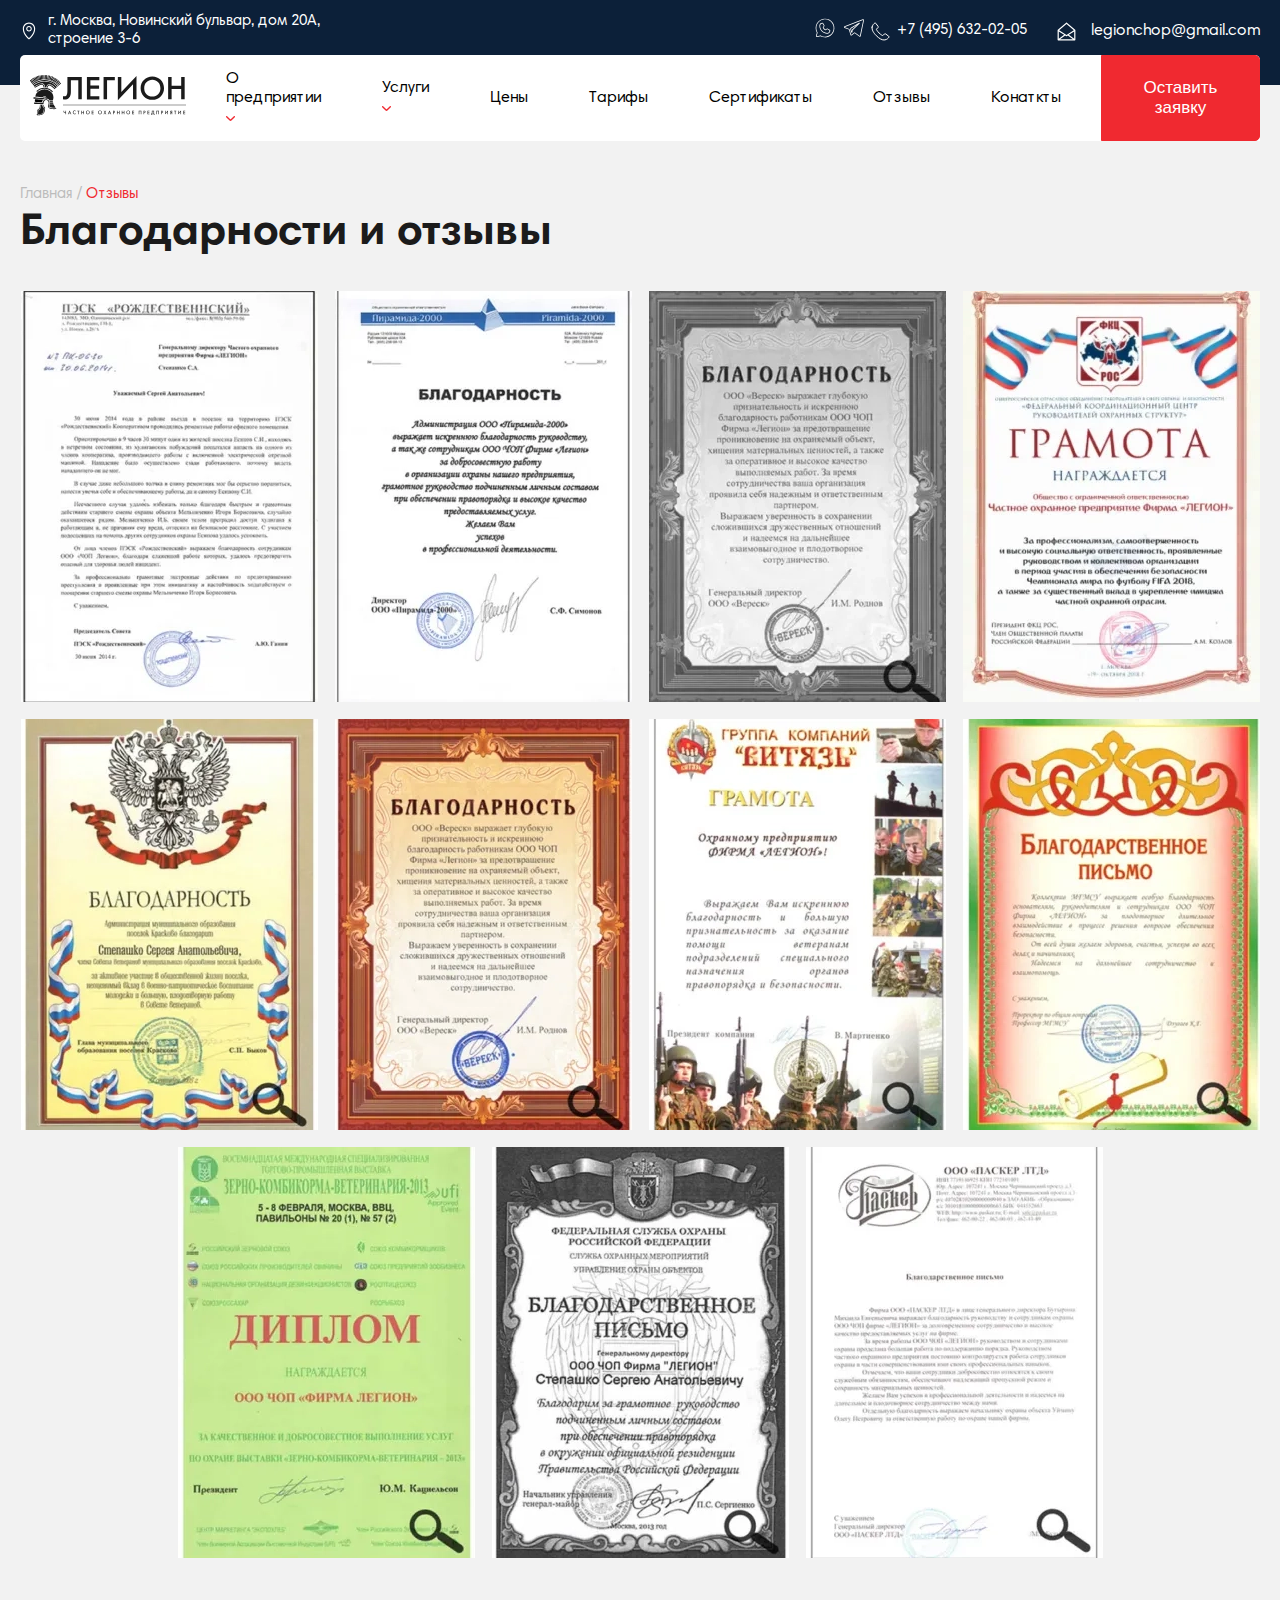
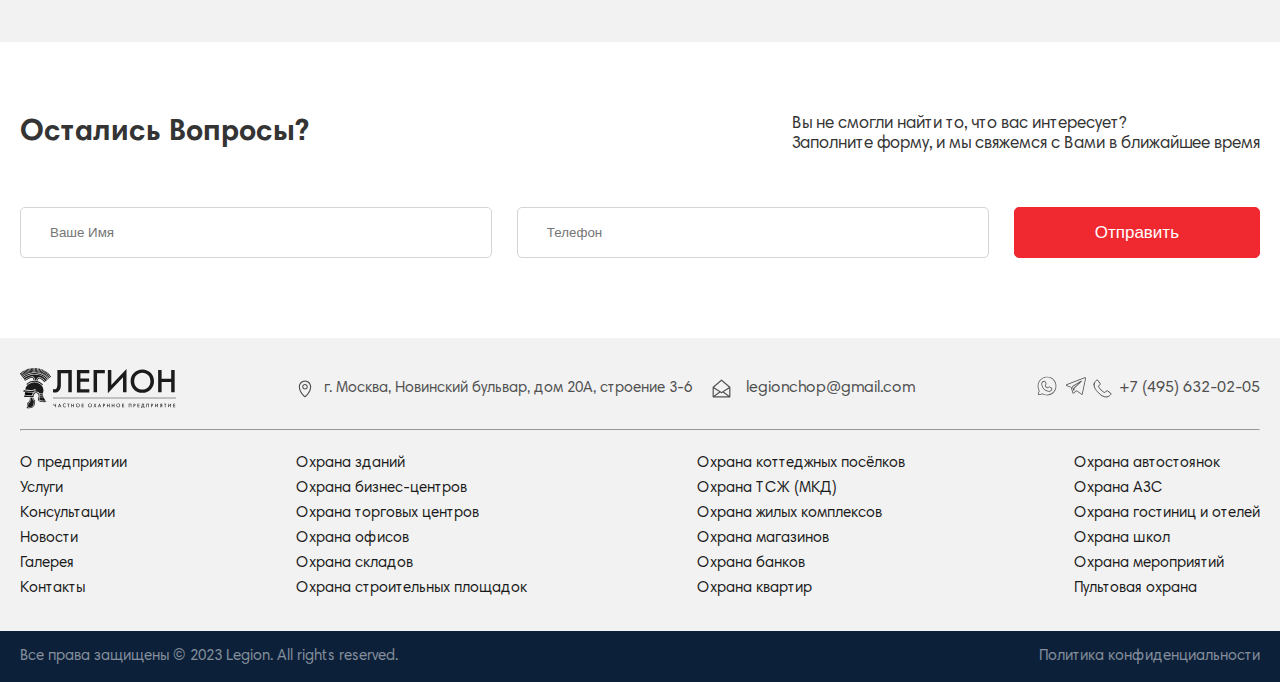
<file: ЧОП/reviews.html>
<!DOCTYPE html>
<html lang="en">

<head>
    <meta charset="UTF-8">
    <meta name="viewport" content="width=device-width, initial-scale=1.0">
    <link rel="stylesheet" href="./styles/style.css">
    <link rel="stylesheet" href="./styles/aboutCompany.css">
    <link rel="stylesheet" href="./styles/services.css">
    <link rel="stylesheet" href="./styles/reviews.css">
    <link rel="stylesheet" href="./styles/font/stylesheet.css">
    <link rel="icon" type="image/png" sizes="32x32" href="./image/favicon/favicon-32x32.png">
    <link rel=" icon" type="image/png" sizes="16x16" href="./image/favicon/favicon-16x16.png">
    <link rel="manifest" href="./image/favicon/site.webmanifest.json">
    <meta name="msapplication-TileColor" content="#ffffff">
    <title>ЧОП</title>
</head>

<body>
    <section style='background-color: #0C2039;'>
        <div class="container">
            <div class="top__header">
                <div class="adress">
                    <img src="./image/address-mark.svg" alt="address">
                    <h1 class='tiny-15'>г. Москва, Новинский бульвар, дом 20А, строение 3-6</h1>
                </div>
                <div class="email__phone">
                    <div class='email'>
                        <img src="./image/email.svg" alt="email address">
                        <a class='adress_text' href="mailto:legionchop@gmail.com">legionchop@gmail.com</a>
                    </div>
                    <div class="phone__social-link">
                        <a href="#"><img src="./image/whatsapp.svg" alt="whatsapp"></a>
                        <a href="#"><img src="./image/telegram.svg" alt="telegram"></a>
                        <img src="./image/phone.svg" alt="phone">
                        <a href="#" class='tiny-15'>+7 (495) 632-02-05</a>
                    </div>
                    <div class='navigator'>
                        <nav>
                            <a href='index.html' class='logo__link'>
                                <img src="./image/logo.svg" alt="logo">
                            </a>
                            <ul class='menu__list'>
                                <li class='about__title'><a href="aboutCompany.html" style='color: black;'>О предприятии
                                        <img src="./image/arrow-down.svg" alt="arrow down"></a>
                                    <ul class='about__title-popup'>
                                        <li><a href="aboutCompany.html">О компании</a></li>
                                        <li><a href="articles.html">Статьи</a></li>
                                        <li><a href="vacancy.html">Вакансии</a></li>
                                        <li><a href="rate.html">Благодарности</a></li>
                                    </ul>
                                </li>
                                <li class='services__title'><a href="services.html" style='color: black;'>Услуги <img
                                            src="./image/arrow-down.svg" alt="arrow down"></a>
                                    <ul class='services__title-popup'>
                                        <div class='services__title-popup-left'>
                                            <li><a href="#">Охрана зданий</a></li>
                                            <li><a href="#">Охрана бизнес-центров</a></li>
                                            <li><a href="#">Охрана торговых центров</a></li>
                                            <li><a href="#">Охрана офисов</a></li>
                                            <li><a href="#">Охрана складов</a></li>
                                            <li><a href="#">Охрана строительных площадок</a></li>
                                            <li><a href="#">Охрана коттеджных поселков</a></li>
                                            <li><a href="#">Охрана ТСЖ (МКД)</a></li>
                                            <li><a href="#">Охрана жилых комплексов</a></li>
                                        </div>
                                        <div class='services__title-popup-right'>
                                            <li><a href="#">
                                                    Охрана магазинов</a></li>
                                            <li><a href="#">Охрана банков</a></li>
                                            <li><a href="#">Охрана квартир</a></li>
                                            <li><a href="#">Охрана автостоянока</a></li>
                                            <li><a href="#">Охрана АЗС</a></li>
                                            <li><a href="#">Охрана гостиниц и отелей</a></li>
                                            <li><a href="#">Охрана школ</a></li>
                                            <li><a href="#">Охрана мероприятий</a></li>
                                            <li><a href="#">Пультовая охрана</a></li>
                                        </div>
                                    </ul>
                                </li>
                                <li><a href="price.html" style='color: black;'>Цены</a></li>
                                <li><a href="rate.html" style='color: black;'>Тарифы</a></li>
                                <li><a href="certificates.html" style='color: black;'>Сертификаты</a></li>
                                <li><a href="reviews.html" style='color: black;'>Отзывы</a></li>
                                <li><a href="contacts.html" style='color: black;'>Конаткты</a></li>
                            </ul>
                            <div class='humburger' id='humbID'>
                                <img src="./image/humburger.svg" alt="hamburger menu" id='humbIcon'>
                            </div>
                            <div class='humb__popup' id='popupID'>
                                <img src="./image/close-humb.svg" alt="close humb" width='26px' height='26px'
                                    id='closeIconID'>
                                <ul class='humb__popup-list'>
                                    <h1 class='humb-bold-text'>О предприятии</h1>
                                    <li><a href="aboutCompany.html" class='humb-tiny-text'>О компании</a></li>
                                    <li><a href="#" class='humb-tiny-text'>Статьи</a></li>
                                    <li><a href="vacancy.html" class='humb-tiny-text'>Вакансии</a></li>
                                    <li><a href="rate.html" class='humb-tiny-text'>Благодарности</a></li>
                                    <h1 class='humb-bold-text'>Услуги</h1>
                                    <div style='display: flex;'>
                                        <div class='humb-popup-left'>
                                            <li><a href="#">Охрана зданий</a></li>
                                            <li><a href="#">Охрана бизнес-центров</a></li>
                                            <li><a href="#">Охрана торговых центров</a></li>
                                            <li><a href="#">Охрана офисов</a></li>
                                            <li><a href="#">Охрана складов</a></li>
                                            <li><a href="#">Охрана строительных площадок</a></li>
                                            <li><a href="#">Охрана коттеджных поселков</a></li>
                                            <li><a href="#">Охрана ТСЖ (МКД)</a></li>
                                            <li><a href="#">Охрана жилых комплексов</a></li>
                                        </div>
                                        <div class='humb-popup-right'>
                                            <li><a href="#">
                                                    Охрана магазинов</a></li>
                                            <li><a href="#">Охрана банков</a></li>
                                            <li><a href="#">Охрана квартир</a></li>
                                            <li><a href="#">Охрана автостоянока</a></li>
                                            <li><a href="#">Охрана АЗС</a></li>
                                            <li><a href="#">Охрана гостиниц и отелей</a></li>
                                            <li><a href="#">Охрана школ</a></li>
                                            <li><a href="#">Охрана мероприятий</a></li>
                                            <li><a href="#">Пультовая охрана</a></li>
                                        </div>
                                    </div>
                                    <ul>
                                        <li><a href="#" class='humb-bold-text'>Консультации</a></li>
                                        <li><a href="#" class='humb-bold-text'>Новости</a></li>
                                        <li><a href="#" class='humb-bold-text'>Галерея</a></li>
                                        <li><a href="#" class='humb-bold-text'>Конаткты</a></li>
                                    </ul>
                                </ul>
                            </div>
                        </nav>
                        <button style='border-radius: 0 5px 5px 0;'>Оставить заявку</button>
                    </div>
                </div>
            </div>
        </div>
    </section>
    <section class='reviews__header'>
        <div class="container">
            <div>
                <p class='disabled'><a href="index.html" class='disabled'>Главная</a> / <a href="aboutCompany.html"
                        class='active__red'>Отзывы</a> </p>
                <h1 class='bold-45' style='margin-bottom: 30px;'>Благодарности и отзывы</h1>
            </div>
            <div class='reviews__images'>

                <img src="./image/blag11.webp" alt="blag">
                <img src="./image/blag22.webp" alt="blag">
                <img src="./image/blag33.webp" alt="blag">
                <img src="./image/blag44.webp" alt="blag">
                <img src="./image/blag55.webp" alt="blag">
                <img src="./image/blag66.webp" alt="blag">
                <img src="./image/blag77.webp" alt="blag">
                <img src="./image/blag88.webp" alt="blag">
                <img src="./image/blag99.webp" alt="blag">
                <img src="./image/blag100.webp" alt="blag">
                <img src="./image/blag110.webp" alt="blag">
            </div>
        </div>
    </section>
    <section class='questions'>
        <div class="container">
            <div class='questions__titles'>
                <h1 class='bold-30'>Остались вопросы?</h1>
                <p class='tiny-17-gray'>Вы не смогли найти то, что вас интересует?<br />
                    Заполните форму, и мы свяжемся с Вами в ближайшее время</p>
            </div>
            <form action='#' class='questions__form'>
                <input type="text" placeholder='Ваше Имя' class='questions__input'>
                <input type="tel" placeholder='Телефон' class='questions__input'>
                <button class='questions__button'>Отправить</button>
            </form>
        </div>
    </section>
    <footer>
        <div class="container">
            <div class='footer__head'>
                <img src="./image/logo.svg" alt="logo">
                <div class='footer__middle'>
                    <div class="adress">
                        <img src="./image/address-dark.svg" alt="adress">
                        <h1 class='tiny-15' style='color: #505050;'>г. Москва, Новинский бульвар, дом 20А, строение 3-6
                        </h1>
                    </div>
                    <div class='email'>
                        <img src="./image/email-dark.svg" alt="email adress">
                        <a class='adress_text' href="mailto:legionchop@gmail.com"
                            style='color: #505050;'>legionchop@gmail.com</a>
                    </div>
                </div>
                <div class="phone__social-link">
                    <a href="#"><img src="./image/whatapp-dark.svg" alt="whatsapp"></a>
                    <a href="#"><img src="./image/telegram-dark.svg" alt="telegram"></a>
                    <img src="./image/phone-dark.svg" alt="phone">
                    <a href="tel:+77956320205" style='color:#505050;'>+7 (495) 632-02-05</a>
                </div>
            </div>
            <hr>
            <div class='footer__list tiny-15-footer'>
                <ul class='desktop'>
                    <li><a href="#">О предприятии</a></li>
                    <li><a href="#">Услуги</a></li>
                    <li><a href="#">Консультации</a></li>
                    <li><a href="#">Новости</a></li>
                    <li><a href="#">Галерея</a></li>
                    <li><a href="#">Контакты</a></li>
                </ul>
                <ul>
                    <li><a href="#">Охрана зданий</a></li>
                    <li><a href="#">Охрана бизнес-центров</a></li>
                    <li><a href="#">Охрана торговых центров</a></li>
                    <li><a href="#">Охрана офисов</a></li>
                    <li><a href="#">Охрана складов</a></li>
                    <li><a href="#">Охрана строительных площадок</a></li>
                </ul>
                <ul>
                    <li><a href="#">Охрана коттеджных посёлков</a></li>
                    <li><a href="#">Охрана ТСЖ (МКД)</a></li>
                    <li><a href="#">Охрана жилых комплексов</a></li>
                    <li><a href="#">Охрана магазинов</a></li>
                    <li><a href="#">Охрана банков</a></li>
                    <li><a href="#">Охрана квартир</a></li>
                </ul>
                <ul>
                    <li><a href="#">Охрана автостоянок</a></li>
                    <li><a href="#">Охрана АЗС</a></li>
                    <li><a href="#">Охрана гостиниц и отелей</a></li>
                    <li><a href="#">Охрана школ</a></li>
                    <li><a href="#">Охрана мероприятий</a></li>
                    <li><a href="#">Пультовая охрана</a></li>
                </ul>
            </div>
            <div class='footer__mobile tiny-15-footer'>
                <ul class=''>
                    <li><a href="aboutCompany.html">О предприятии</a></li>
                    <li><a href="rate.html">Услуги</a></li>
                    <li><a href="#">Консультации</a></li>
                </ul>
                <ul>
                    <li><a href="#">Новости</a></li>
                    <li><a href="#">Галерея</a></li>
                    <li><a href="contacts.html">Конаткты</a></li>
                </ul>
            </div>
        </div>
        <div class='copy'>
            <div class="container">
                <div class='copy__info'>
                    <h2 class='tiny-15-footer' style='color: rgba(255, 255, 255, 0.50);'>Все права защищены © 2023
                        Legion. All rights reserved.</h2>
                    <h2 class='tiny-15-footer' style='color: rgba(255, 255, 255, 0.50);'>Политика конфиденциальности
                    </h2>
                </div>
            </div>
        </div>
    </footer>
    <script async src='./js/main.js'></script>
</body>

</html>
</file>
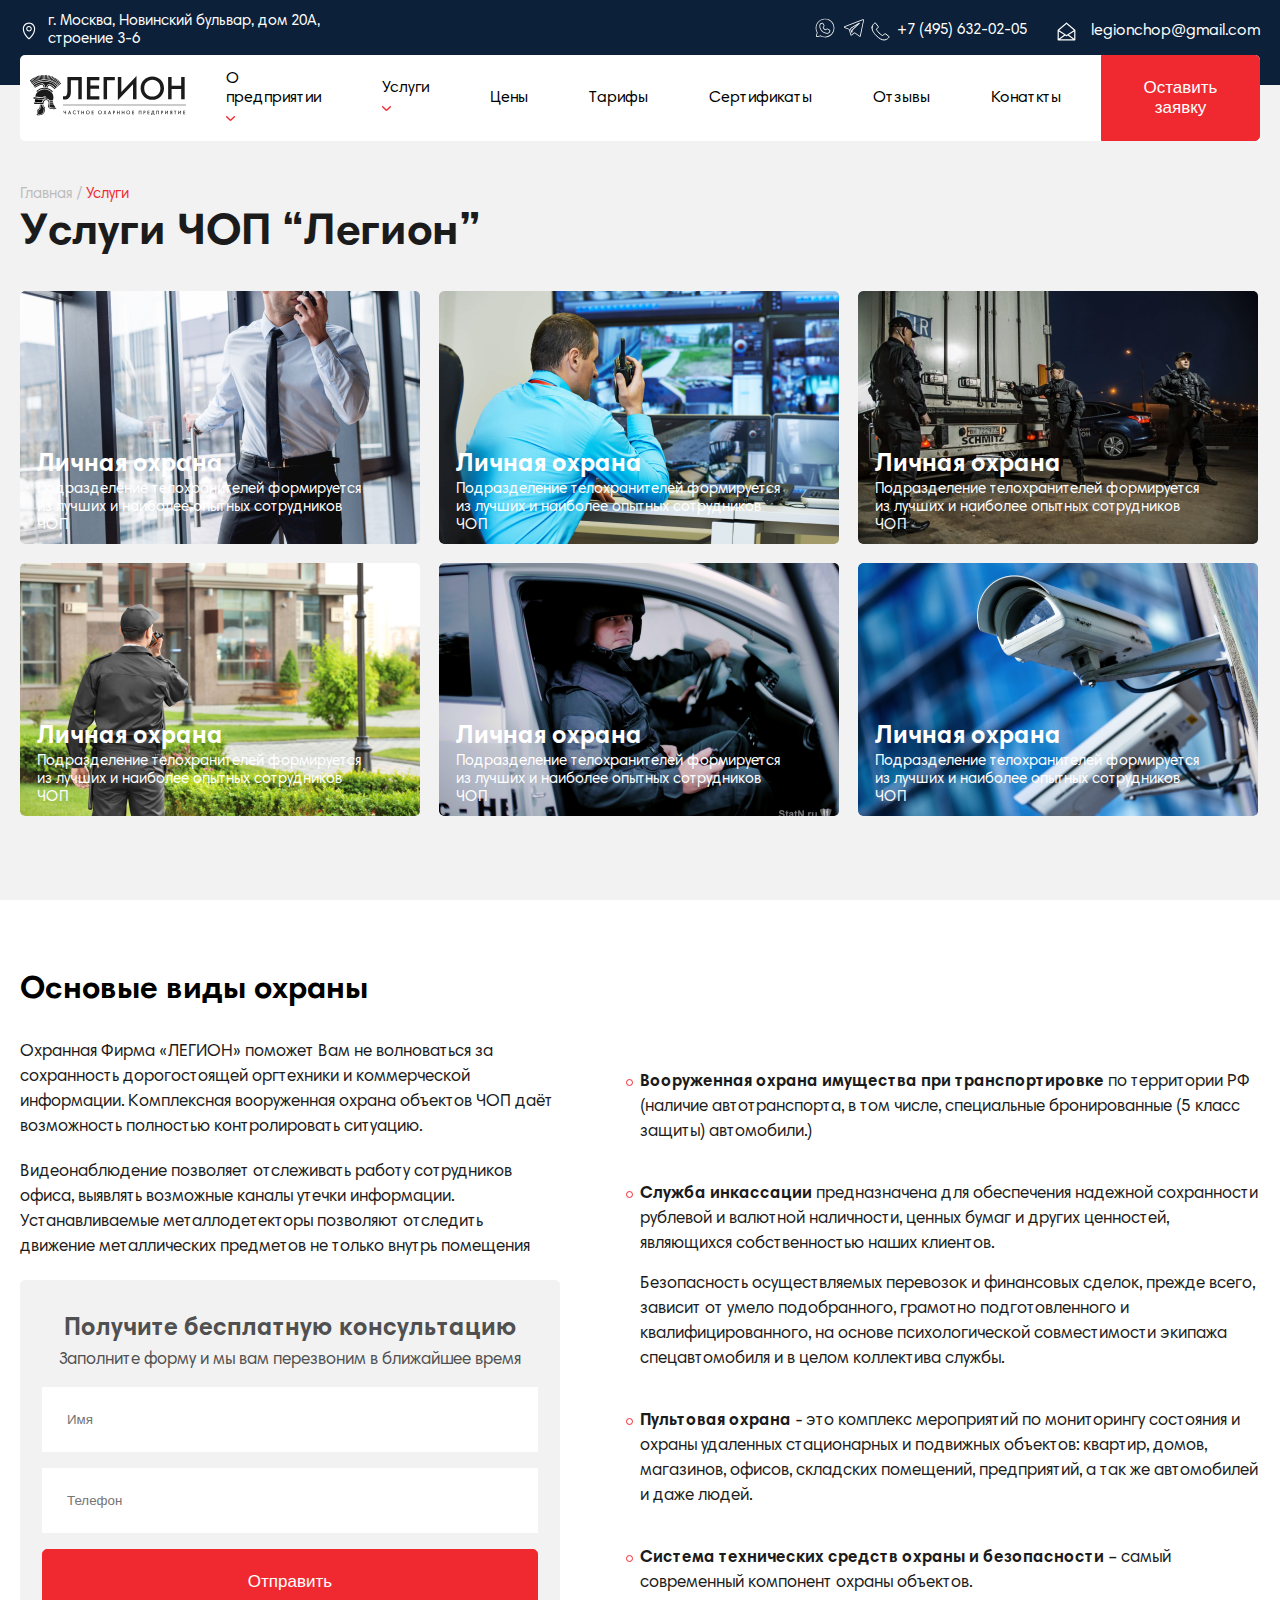
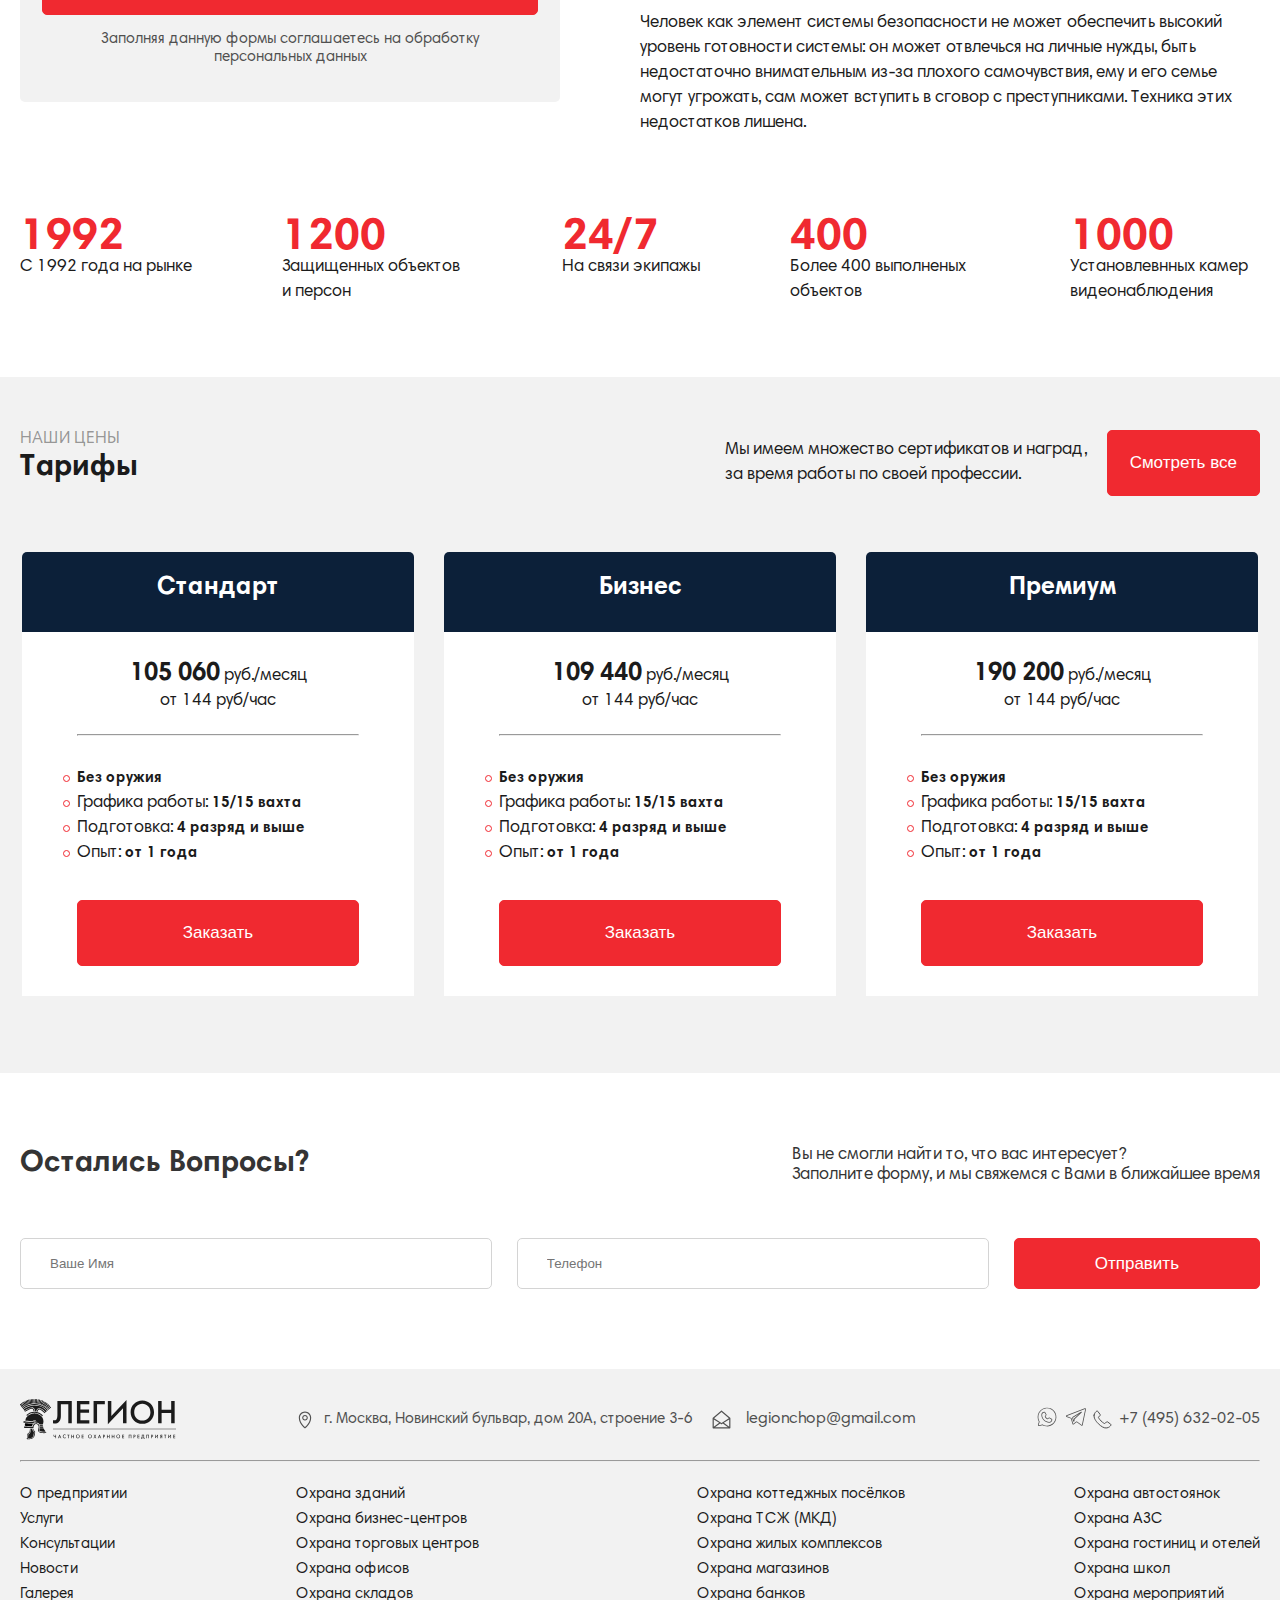
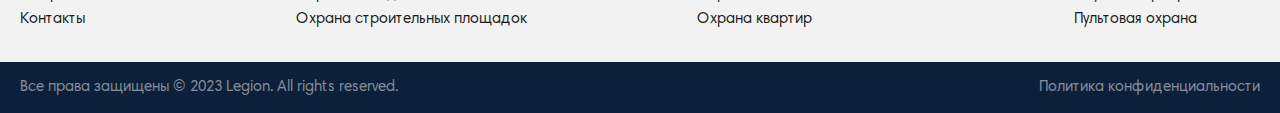
<file: ЧОП/services.html>
<!DOCTYPE html>
<html lang="en">

<head>
    <meta charset="UTF-8">
    <meta name="viewport" content="width=device-width, initial-scale=1.0">
    <link rel="stylesheet" href="./styles/style.css">
    <link rel="stylesheet" href="./styles/aboutCompany.css">
    <link rel="stylesheet" href="./styles/services.css">
    <link rel="stylesheet" href="./styles/font/stylesheet.css">
    <link rel="icon" type="image/png" sizes="32x32" href="./image/favicon/favicon-32x32.png">
    <link rel=" icon" type="image/png" sizes="16x16" href="./image/favicon/favicon-16x16.png">
    <link rel="manifest" href="./image/favicon/site.webmanifest.json">
    <meta name="msapplication-TileColor" content="#ffffff">
    <title>ЧОП</title>
</head>

<body>
    <section style='background-color: #0C2039;'>
        <div class="container">
            <div class="top__header">
                <div class="adress">
                    <img src="./image/address-mark.svg" alt="address">
                    <h1 class='tiny-15'>г. Москва, Новинский бульвар, дом 20А, строение 3-6</h1>
                </div>
                <div class="email__phone">
                    <div class='email'>
                        <img src="./image/email.svg" alt="email address">
                        <a class='adress_text' href="mailto:legionchop@gmail.com">legionchop@gmail.com</a>
                    </div>
                    <div class="phone__social-link">
                        <a href="#"><img src="./image/whatsapp.svg" alt="whatsapp"></a>
                        <a href="#"><img src="./image/telegram.svg" alt="telegram"></a>
                        <img src="./image/phone.svg" alt="phone">
                        <a href="#" class='tiny-15'>+7 (495) 632-02-05</a>
                    </div>
                    <div class='navigator'>
                        <nav>
                            <a href='index.html' class='logo__link'>
                                <img src="./image/logo.svg" alt="logo">
                            </a>
                            <ul class='menu__list'>
                                <li class='about__title'><a href="aboutCompany.html" style='color: black;'>О предприятии
                                        <img src="./image/arrow-down.svg" alt="arrow down"></a>
                                    <ul class='about__title-popup'>
                                        <li><a href="aboutCompany.html">О компании</a></li>
                                        <li><a href="articles.html">Статьи</a></li>
                                        <li><a href="vacancy.html">Вакансии</a></li>
                                        <li><a href="rate.html">Благодарности</a></li>
                                    </ul>
                                </li>
                                <li class='services__title'><a href="services.html" style='color: black;'>Услуги <img
                                            src="./image/arrow-down.svg" alt="arrow down"></a>
                                    <ul class='services__title-popup'>
                                        <div class='services__title-popup-left'>
                                            <li><a href="#">Охрана зданий</a></li>
                                            <li><a href="#">Охрана бизнес-центров</a></li>
                                            <li><a href="#">Охрана торговых центров</a></li>
                                            <li><a href="#">Охрана офисов</a></li>
                                            <li><a href="#">Охрана складов</a></li>
                                            <li><a href="#">Охрана строительных площадок</a></li>
                                            <li><a href="#">Охрана коттеджных поселков</a></li>
                                            <li><a href="#">Охрана ТСЖ (МКД)</a></li>
                                            <li><a href="#">Охрана жилых комплексов</a></li>
                                        </div>
                                        <div class='services__title-popup-right'>
                                            <li><a href="#">
                                                    Охрана магазинов</a></li>
                                            <li><a href="#">Охрана банков</a></li>
                                            <li><a href="#">Охрана квартир</a></li>
                                            <li><a href="#">Охрана автостоянока</a></li>
                                            <li><a href="#">Охрана АЗС</a></li>
                                            <li><a href="#">Охрана гостиниц и отелей</a></li>
                                            <li><a href="#">Охрана школ</a></li>
                                            <li><a href="#">Охрана мероприятий</a></li>
                                            <li><a href="#">Пультовая охрана</a></li>
                                        </div>
                                    </ul>
                                </li>
                                <li><a href="price.html" style='color: black;'>Цены</a></li>
                                <li><a href="rate.html" style='color: black;'>Тарифы</a></li>
                                <li><a href="certificates.html" style='color: black;'>Сертификаты</a></li>
                                <li><a href="reviews.html" style='color: black;'>Отзывы</a></li>
                                <li><a href="contacts.html" style='color: black;'>Конаткты</a></li>
                            </ul>
                            <div class='humburger' id='humbID'>
                                <img src="./image/humburger.svg" alt="hamburger menu" id='humbIcon'>
                            </div>
                            <div class='humb__popup' id='popupID'>
                                <img src="./image/close-humb.svg" alt="close humb" width='26px' height='26px'
                                    id='closeIconID'>
                                <ul class='humb__popup-list'>
                                    <h1 class='humb-bold-text'>О предприятии</h1>
                                    <li><a href="aboutCompany.html" class='humb-tiny-text'>О компании</a></li>
                                    <li><a href="#" class='humb-tiny-text'>Статьи</a></li>
                                    <li><a href="vacancy.html" class='humb-tiny-text'>Вакансии</a></li>
                                    <li><a href="rate.html" class='humb-tiny-text'>Благодарности</a></li>
                                    <h1 class='humb-bold-text'>Услуги</h1>
                                    <div style='display: flex;'>
                                        <div class='humb-popup-left'>
                                            <li><a href="#">Охрана зданий</a></li>
                                            <li><a href="#">Охрана бизнес-центров</a></li>
                                            <li><a href="#">Охрана торговых центров</a></li>
                                            <li><a href="#">Охрана офисов</a></li>
                                            <li><a href="#">Охрана складов</a></li>
                                            <li><a href="#">Охрана строительных площадок</a></li>
                                            <li><a href="#">Охрана коттеджных поселков</a></li>
                                            <li><a href="#">Охрана ТСЖ (МКД)</a></li>
                                            <li><a href="#">Охрана жилых комплексов</a></li>
                                        </div>
                                        <div class='humb-popup-right'>
                                            <li><a href="#">
                                                    Охрана магазинов</a></li>
                                            <li><a href="#">Охрана банков</a></li>
                                            <li><a href="#">Охрана квартир</a></li>
                                            <li><a href="#">Охрана автостоянока</a></li>
                                            <li><a href="#">Охрана АЗС</a></li>
                                            <li><a href="#">Охрана гостиниц и отелей</a></li>
                                            <li><a href="#">Охрана школ</a></li>
                                            <li><a href="#">Охрана мероприятий</a></li>
                                            <li><a href="#">Пультовая охрана</a></li>
                                        </div>
                                    </div>
                                    <ul>
                                        <li><a href="#" class='humb-bold-text'>Консультации</a></li>
                                        <li><a href="#" class='humb-bold-text'>Новости</a></li>
                                        <li><a href="#" class='humb-bold-text'>Галерея</a></li>
                                        <li><a href="#" class='humb-bold-text'>Конаткты</a></li>
                                    </ul>
                                </ul>
                            </div>
                        </nav>
                        <button style='border-radius: 0 5px 5px 0;'>Оставить заявку</button>
                    </div>
                </div>
            </div>
        </div>
    </section>
    <section class='services__header'>
        <div class="container">
            <div class='mobile__center'>
                <p class='disabled'><a href="index.html" class='disabled'>Главная</a> / <a href="aboutCompany.html"
                        class='active__red'>Услуги</a> </p>
                <h1 class='bold-45' style='margin-bottom: 30px;'>Услуги ЧОП “Легион”</h1>
            </div>
            <div class="spec__cards services__spec__cards">
                <div class='spec__card' style='background-image: url(./image/spec_card_ex.webp);'>
                    <h1 class='bold-25'>Личная охрана</h1>
                    <p class='tiny-15'>Подразделение телохранителей формируется из лучших и наиболее опытных сотрудников
                        ЧОП</p>
                </div>
                <div class='spec__card' style='background-image: url(./image/card2.webp);'>
                    <h1 class='bold-25'>Личная охрана</h1>
                    <p class='tiny-15'>Подразделение телохранителей формируется из лучших и наиболее опытных сотрудников
                        ЧОП</p>
                </div>
                <div class='spec__card' style='background-image: url(./image/card3.webp);'>
                    <h1 class='bold-25'>Личная охрана</h1>
                    <p class='tiny-15'>Подразделение телохранителей формируется из лучших и наиболее опытных сотрудников
                        ЧОП</p>
                </div>
                <div class='spec__card' style='background-image: url(./image/card4.webp);'>
                    <h1 class='bold-25'>Личная охрана</h1>
                    <p class='tiny-15'>Подразделение телохранителей формируется из лучших и наиболее опытных сотрудников
                        ЧОП</p>
                </div>
                <div class='spec__card' style='background-image: url(./image/card5.webp);'>
                    <h1 class='bold-25'>Личная охрана</h1>
                    <p class='tiny-15'>Подразделение телохранителей формируется из лучших и наиболее опытных сотрудников
                        ЧОП</p>
                </div>
                <div class='spec__card' style='background-image: url(./image/card6.webp);'>
                    <h1 class='bold-25'>Личная охрана</h1>
                    <p class='tiny-15'>Подразделение телохранителей формируется из лучших и наиболее опытных сотрудников
                        ЧОП</p>
                </div>
            </div>
        </div>
    </section>
    <section class='services__info'>
        <div class="container">
            <h1>Основые виды охраны</h1>
            <div class='services__info-titles'>
                <div class='info-1'>
                    <p class='tiny-17'>Охранная Фирма «ЛЕГИОН» поможет Вам не волноваться за сохранность дорогостоящей
                        оргтехники и
                        коммерческой информации. Комплексная вооруженная охрана объектов ЧОП даёт возможность полностью
                        контролировать ситуацию.</p>
                    <p class='tiny-17'>Видеонаблюдение позволяет отслеживать работу сотрудников офиса, выявлять
                        возможные каналы утечки
                        информации. Устанавливаемые металлодетекторы позволяют отследить движение металлических
                        предметов не
                        только внутрь помещения</p>
                    <form action='#' class="about__wrapper-form">
                        <div class="form-inputs services__form">
                            <div class="form-titles-services">
                                <h1 class='form-bold-25' style='margin-bottom: 6px;'>Получите бесплатную консультацию
                                </h1>
                                <h3 class='form-tiny-17'>Заполните форму и мы вам перезвоним в ближайшее время</h3>
                            </div>
                            <input type="text" placeholder='Имя'>
                            <input type="tel" placeholder='Телефон'>
                            <button>Отправить</button>
                            <p class='tiny-15-form'>Заполняя данную формы соглашаетесь на обработку <br />персональных
                                данных</p>
                        </div>
                    </form>
                </div>
                <div class='info-2'>
                    <ul class='about__list tiny-17 services__list'>
                        <li><strong>Вооруженная охрана имущества при транспортировке</strong> по территории РФ (наличие
                            автотранспорта, в
                            том числе, специальные бронированные (5 класс защиты) автомобили.)</li>
                        <li><strong>Служба инкассации</strong> предназначена для обеспечения надежной сохранности
                            рублевой и валютной
                            наличности, ценных бумаг и других ценностей, являющихся собственностью наших клиентов.<br />
                            <p style='margin-top: 15px;'>
                                Безопасность осуществляемых перевозок и финансовых сделок, прежде всего, зависит от
                                умело подобранного, грамотно подготовленного и квалифицированного, на основе
                                психологической совместимости экипажа спецавтомобиля и в целом коллектива службы.</p>
                        </li>
                        <li><strong>Пультовая охрана</strong> - это комплекс мероприятий по мониторингу состояния и
                            охраны удаленных
                            стационарных и подвижных объектов: квартир, домов, магазинов, офисов, складских помещений,
                            предприятий, а так же автомобилей и даже людей.</li>
                        <li><strong>Система технических средств охраны и безопасности</strong> – самый современный
                            компонент охраны
                            объектов.<br />
                            <p style='margin-top: 15px;'>Человек как элемент системы безопасности не может обеспечить
                                высокий уровень
                                готовности системы: он может отвлечься на личные нужды, быть недостаточно внимательным
                                из-за плохого самочувствия, ему и его семье могут угрожать, сам может вступить в сговор
                                с преступниками. Техника этих недостатков лишена.</p>
                        </li>
                    </ul>
                </div>
            </div>
            <div class="merits__info">
                <div class="info">
                    <span class=' red-45' style='margin-bottom: 6px;'>1992</span>
                    <p class='tiny-17'>С 1992 года на рынке</p>
                </div>
                <div class="info">
                    <span class=' red-45' style='margin-bottom: 6px;'>1200</span>
                    <p class='tiny-17'>Защищенных объектов
                        и персон
                    </p>
                </div>
                <div class="info">
                    <span class=' red-45' style='margin-bottom: 6px;'>24/7</span>
                    <p class='tiny-17'>На связи экипажы</p>
                </div>
                <div class="info">
                    <span class=' red-45' style='margin-bottom: 6px;'>400</span>
                    <p class='tiny-17'>Более 400 выполненых объектов</p>
                </div>
                <div class="info">
                    <span class=' red-45' style='margin-bottom: 6px;'>1000</span>
                    <p class='tiny-17'>Установлевнных камер видеонаблюдения</p>
                </div>
            </div>

    </section>
    <section class=' price'>
        <div class="container">
            <div class="merits__titles">
                <div class="merits__titles-left">
                    <h3 class='tiny-gray-400'>Наши цены</h3>
                    <h1 class='bold-700'>Тарифы</h1>
                </div>
                <div class='merits__titles-right'>
                    <h3 class='tiny-17'>Мы имеем множество сертификатов и наград,<br />
                        за время работы по своей профессии.</h3>
                    <button>Смотреть все</button>
                </div>
            </div>
            <div class='prices'>
                <div class="price-card">
                    <div class="price-titles">
                        <h1 class='bold-25' style='margin-bottom: 6px;'>Стандарт
                        </h1>
                    </div>
                    <div class='price-info'>
                        <div style='text-align: center;'>
                            <p class='tiny-17'><span class='bold-25-black'>105 060</span> руб./месяц</p>
                            <p class='tiny-17'>от 144 руб/час</p>
                        </div>
                        <hr>
                        <ul class='about__list tiny-17' style='margin-bottom: 34px;'>
                            <li class='tiny-17'><span class='bold-15'>Без оружия</span></li>
                            <li class='tiny-17'>Графика работы: <span class='bold-15'>15/15 вахта</span>
                            </li>
                            <li class='tiny-17'>Подготовка: <span class='bold-15'>4 разряд и выше</span>
                            </li>
                            <li class='tiny-17'>Опыт: <span class='bold-15'>от 1 года</span></li>
                        </ul>
                        <button style='width: 100%;'>Заказать</button>
                    </div>
                </div>
                <div class="price-card">
                    <div class="price-titles">
                        <h1 class='bold-25' style='margin-bottom: 6px;'>Бизнес
                        </h1>
                    </div>
                    <div class='price-info'>
                        <div style='text-align: center;'>
                            <p class='tiny-17'><span class='bold-25-black'>109 440</span> руб./месяц</p>
                            <p class='tiny-17'>от 144 руб/час</p>
                        </div>
                        <hr>
                        <ul class='about__list tiny-17' style='margin-bottom: 34px;'>
                            <li class='tiny-17'><span class='bold-15'>Без оружия</span></li>
                            <li class='tiny-17'>Графика работы: <span class='bold-15'>15/15 вахта</span>
                            </li>
                            <li class='tiny-17'>Подготовка: <span class='bold-15'>4 разряд и выше</span>
                            </li>
                            <li class='tiny-17'>Опыт: <span class='bold-15'>от 1 года</span></li>
                        </ul>
                        <button style='width: 100%;'>Заказать</button>
                    </div>
                </div>
                <div class="price-card">
                    <div class="price-titles">
                        <h1 class='bold-25' style='margin-bottom: 6px;'>Премиум
                        </h1>
                    </div>
                    <div class='price-info'>
                        <div style='text-align: center;'>
                            <p class='tiny-17'><span class='bold-25-black'>190 200</span> руб./месяц</p>
                            <p class='tiny-17'>от 144 руб/час</p>
                        </div>
                        <hr>
                        <ul class='about__list tiny-17' style='margin-bottom: 34px;'>
                            <li class='tiny-17'><span class='bold-15'>Без оружия</span></li>
                            <li class='tiny-17'>Графика работы: <span class='bold-15'>15/15 вахта</span>
                            </li>
                            <li class='tiny-17'>Подготовка: <span class='bold-15'>4 разряд и выше</span>
                            </li>
                            <li class='tiny-17'>Опыт: <span class='bold-15'>от 1 года</span></li>
                        </ul>
                        <button style='width: 100%;'>Заказать</button>
                    </div>
                </div>
            </div>
        </div>
    </section>

    <section class='questions'>
        <div class="container">
            <div class='questions__titles'>
                <h1 class='bold-30'>Остались вопросы?</h1>
                <p class='tiny-17-gray'>Вы не смогли найти то, что вас интересует?<br />
                    Заполните форму, и мы свяжемся с Вами в ближайшее время</p>
            </div>
            <form action='#' class='questions__form'>
                <input type="text" placeholder='Ваше Имя' class='questions__input'>
                <input type="tel" placeholder='Телефон' class='questions__input'>
                <button class='questions__button'>Отправить</button>
            </form>
        </div>
    </section>
    <footer>
        <div class="container">
            <div class='footer__head'>
                <img src="./image/logo.svg" alt="logo">
                <div class='footer__middle'>
                    <div class="adress">
                        <img src="./image/address-dark.svg" alt="adress">
                        <h1 class='tiny-15' style='color: #505050;'>г. Москва, Новинский бульвар, дом 20А, строение 3-6
                        </h1>
                    </div>
                    <div class='email'>
                        <img src="./image/email-dark.svg" alt="email adress">
                        <a class='adress_text' href="mailto:legionchop@gmail.com"
                            style='color: #505050;'>legionchop@gmail.com</a>
                    </div>
                </div>
                <div class="phone__social-link">
                    <a href="#"><img src="./image/whatapp-dark.svg" alt="whatsapp"></a>
                    <a href="#"><img src="./image/telegram-dark.svg" alt="telegram"></a>
                    <img src="./image/phone-dark.svg" alt="phone">
                    <a href="tel:+77956320205" style='color:#505050;'>+7 (495) 632-02-05</a>
                </div>
            </div>
            <hr>
            <div class='footer__list tiny-15-footer'>
                <ul class='desktop'>
                    <li><a href="#">О предприятии</a></li>
                    <li><a href="#">Услуги</a></li>
                    <li><a href="#">Консультации</a></li>
                    <li><a href="#">Новости</a></li>
                    <li><a href="#">Галерея</a></li>
                    <li><a href="#">Контакты</a></li>
                </ul>
                <ul>
                    <li><a href="#">Охрана зданий</a></li>
                    <li><a href="#">Охрана бизнес-центров</a></li>
                    <li><a href="#">Охрана торговых центров</a></li>
                    <li><a href="#">Охрана офисов</a></li>
                    <li><a href="#">Охрана складов</a></li>
                    <li><a href="#">Охрана строительных площадок</a></li>
                </ul>
                <ul>
                    <li><a href="#">Охрана коттеджных посёлков</a></li>
                    <li><a href="#">Охрана ТСЖ (МКД)</a></li>
                    <li><a href="#">Охрана жилых комплексов</a></li>
                    <li><a href="#">Охрана магазинов</a></li>
                    <li><a href="#">Охрана банков</a></li>
                    <li><a href="#">Охрана квартир</a></li>
                </ul>
                <ul>
                    <li><a href="#">Охрана автостоянок</a></li>
                    <li><a href="#">Охрана АЗС</a></li>
                    <li><a href="#">Охрана гостиниц и отелей</a></li>
                    <li><a href="#">Охрана школ</a></li>
                    <li><a href="#">Охрана мероприятий</a></li>
                    <li><a href="#">Пультовая охрана</a></li>
                </ul>
            </div>
            <div class='footer__mobile tiny-15-footer'>
                <ul class=''>
                    <li><a href="aboutCompany.html">О предприятии</a></li>
                    <li><a href="rate.html">Услуги</a></li>
                    <li><a href="#">Консультации</a></li>
                </ul>
                <ul>
                    <li><a href="#">Новости</a></li>
                    <li><a href="#">Галерея</a></li>
                    <li><a href="contacts.html">Конаткты</a></li>
                </ul>
            </div>
        </div>
        <div class='copy'>
            <div class="container">
                <div class='copy__info'>
                    <h2 class='tiny-15-footer' style='color: rgba(255, 255, 255, 0.50);'>Все права защищены © 2023
                        Legion. All rights reserved.</h2>
                    <h2 class='tiny-15-footer' style='color: rgba(255, 255, 255, 0.50);'>Политика конфиденциальности
                    </h2>
                </div>
            </div>
        </div>
    </footer>
    <script src='./js/main.js'></script>
</body>

</html>
</file>
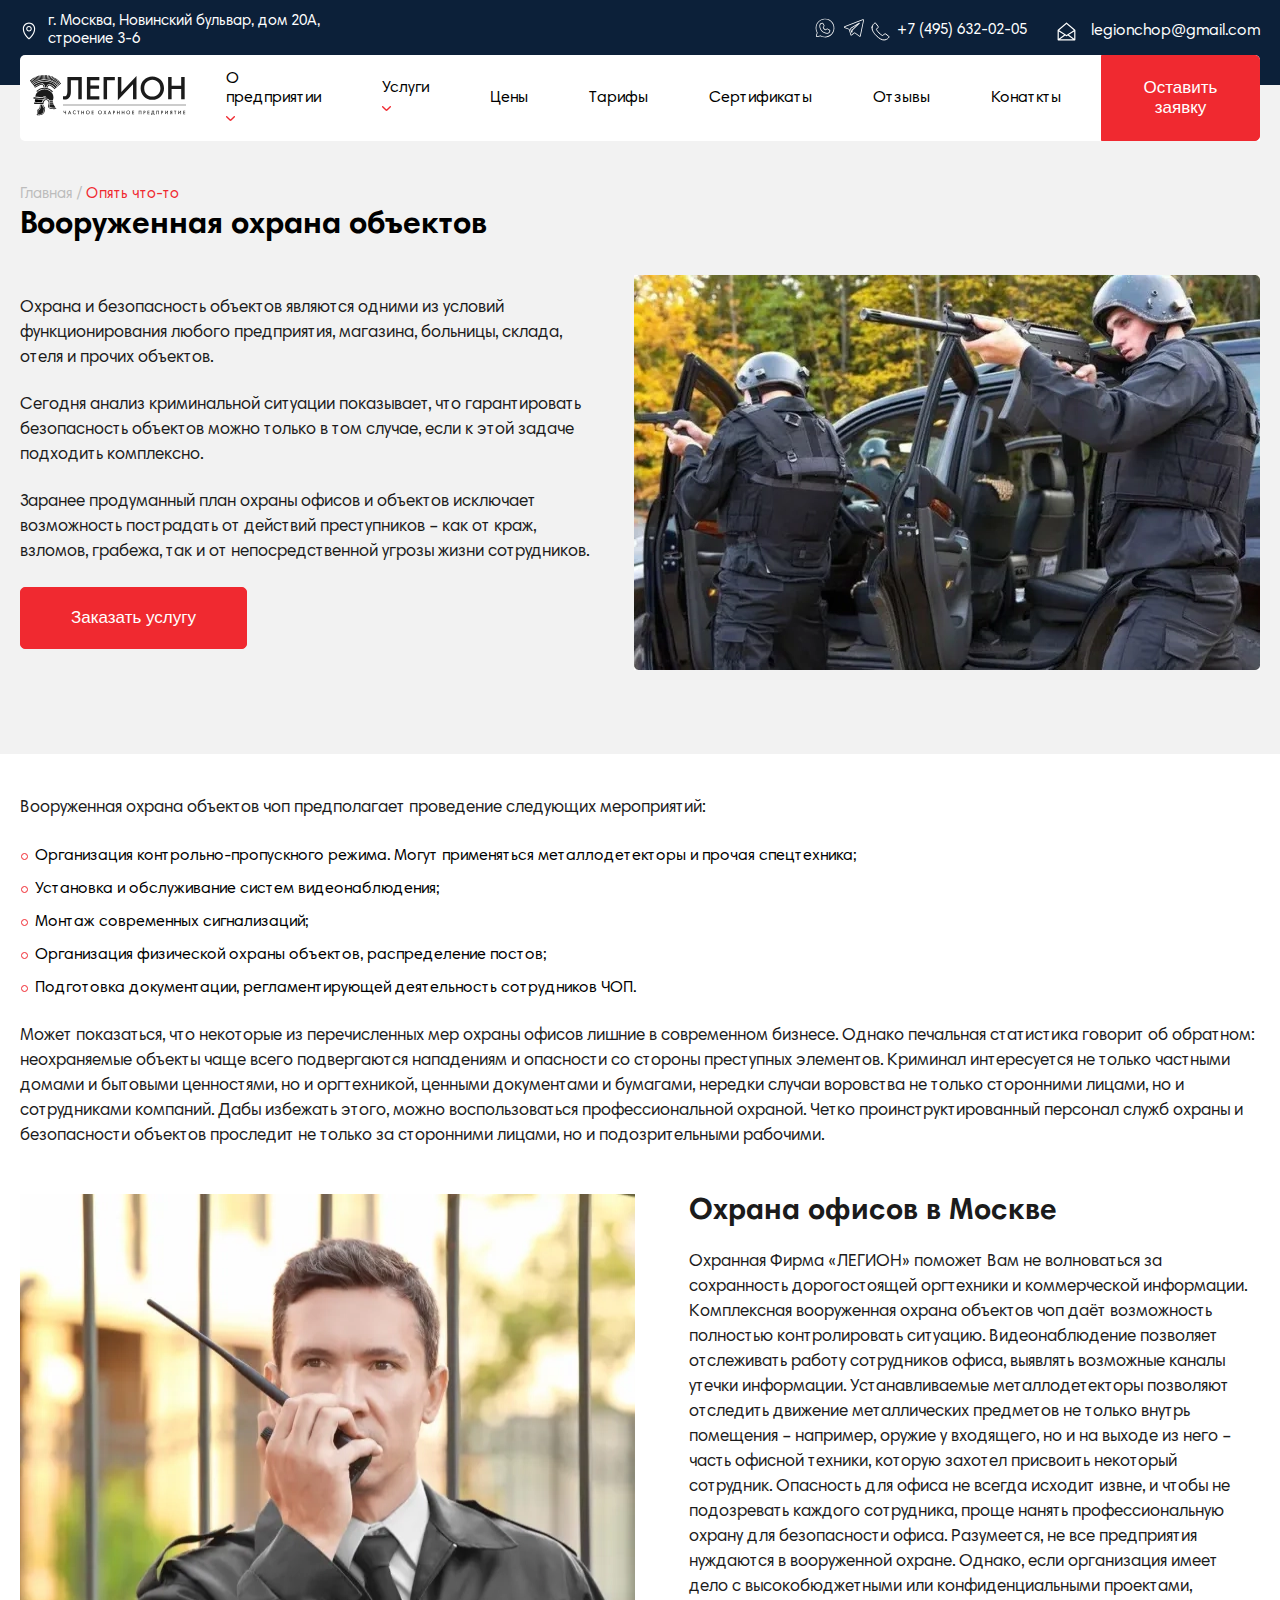
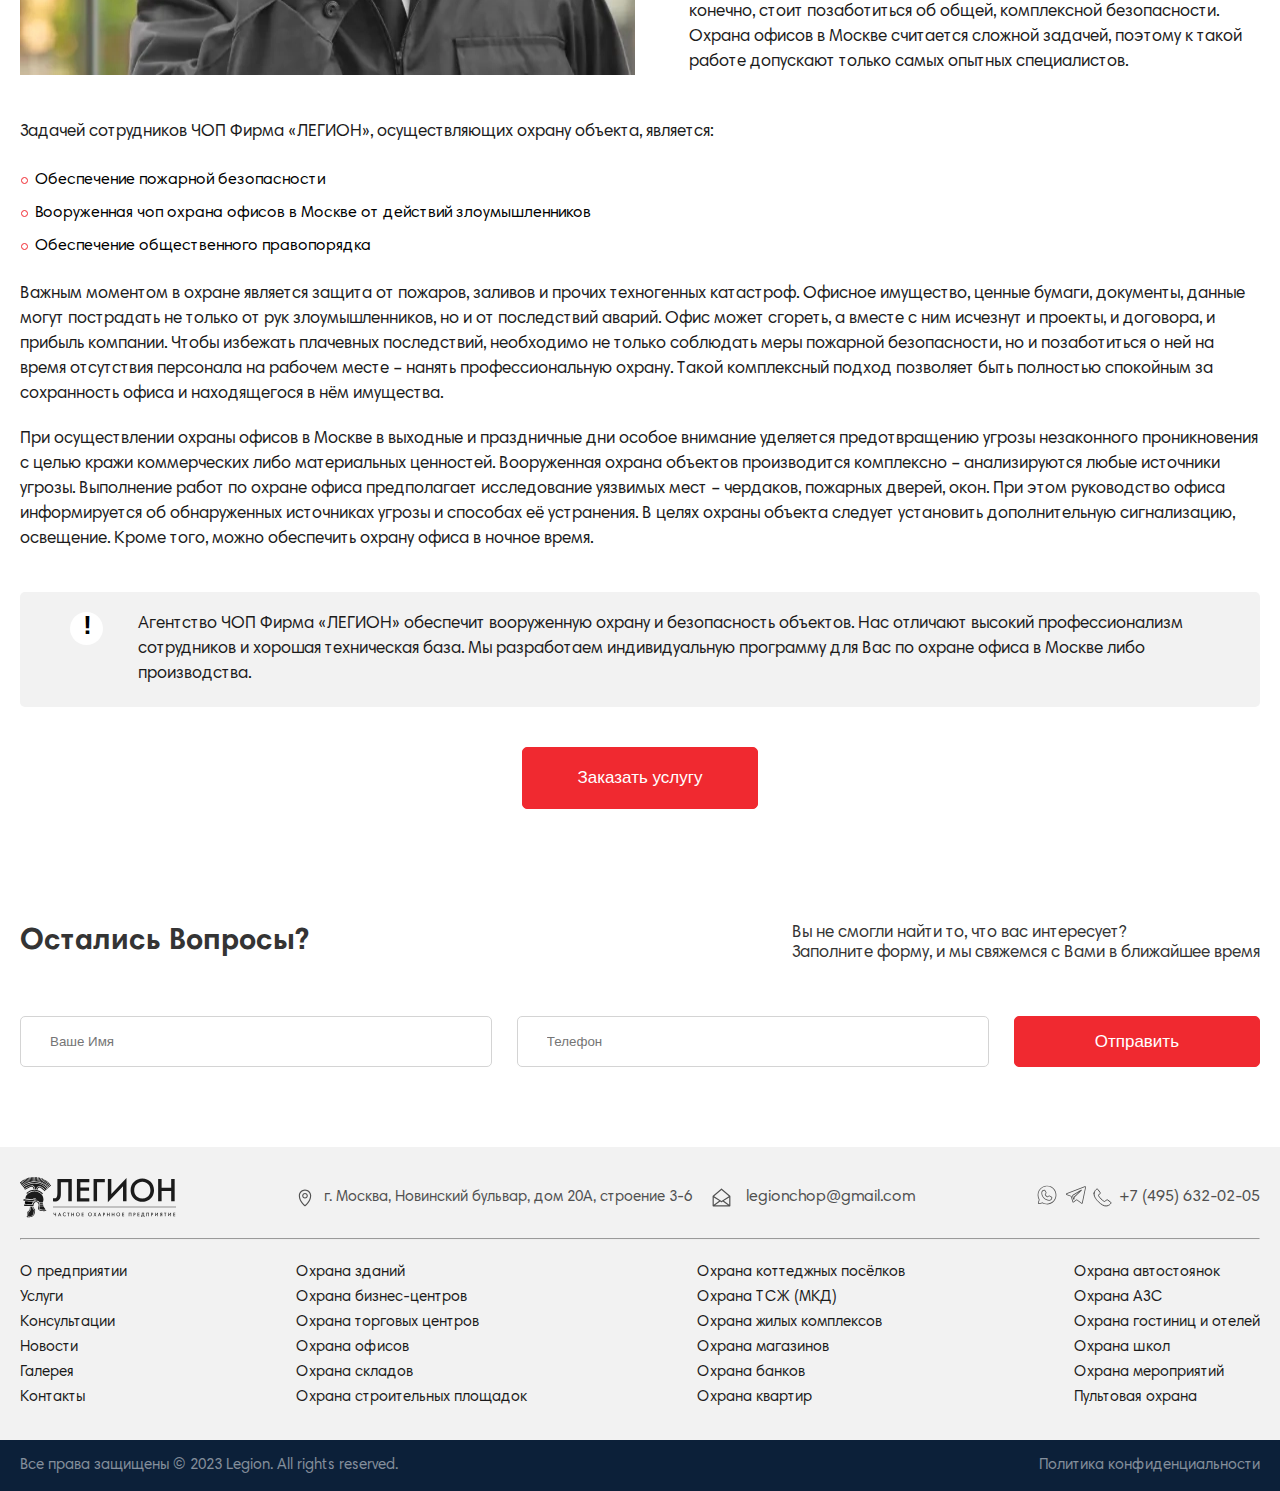
<file: ЧОП/specialization.html>
<!DOCTYPE html>
<html lang="en">

<head>
    <meta charset="UTF-8">
    <meta name="viewport" content="width=device-width, initial-scale=1.0">
    <link rel="stylesheet" href="./styles/style.css">
    <link rel="stylesheet" href="./styles/aboutCompany.css">
    <link rel="stylesheet" href="./styles/services.css">
    <link rel="stylesheet" href="./styles/reviews.css">
    <link rel="stylesheet" href="./styles/articles.css">
    <link rel="stylesheet" href="./styles/specialization.css">
    <link rel="stylesheet" href="./styles/font/stylesheet.css">
    <link rel="icon" type="image/png" sizes="32x32" href="./image/favicon/favicon-32x32.png">
    <link rel=" icon" type="image/png" sizes="16x16" href="./image/favicon/favicon-16x16.png">
    <link rel="manifest" href="./image/favicon/site.webmanifest.json">
    <meta name="msapplication-TileColor" content="#ffffff">
    <title>ЧОП</title>
</head>

<body>
    <section style='background-color: #0C2039;'>
        <div class="container">
            <div class="top__header">
                <div class="adress">
                    <img src="./image/address-mark.svg" alt="address">
                    <h1 class='tiny-15'>г. Москва, Новинский бульвар, дом 20А, строение 3-6</h1>
                </div>
                <div class="email__phone">
                    <div class='email'>
                        <img src="./image/email.svg" alt="email address">
                        <a class='adress_text' href="mailto:legionchop@gmail.com">legionchop@gmail.com</a>
                    </div>
                    <div class="phone__social-link">
                        <a href="#"><img src="./image/whatsapp.svg" alt="whatsapp"></a>
                        <a href="#"><img src="./image/telegram.svg" alt="telegram"></a>
                        <img src="./image/phone.svg" alt="phone">
                        <a href="#" class='tiny-15'>+7 (495) 632-02-05</a>
                    </div>
                    <div class='navigator'>
                        <nav>
                            <a href='index.html' class='logo__link'>
                                <img src="./image/logo.svg" alt="logo">
                            </a>
                            <ul class='menu__list'>
                                <li class='about__title'><a href="aboutCompany.html" style='color: black;'>О предприятии
                                        <img src="./image/arrow-down.svg" alt="arrow down"></a>
                                    <ul class='about__title-popup'>
                                        <li><a href="aboutCompany.html">О компании</a></li>
                                        <li><a href="articles.html">Статьи</a></li>
                                        <li><a href="vacancy.html">Вакансии</a></li>
                                        <li><a href="rate.html">Благодарности</a></li>
                                    </ul>
                                </li>
                                <li class='services__title'><a href="services.html" style='color: black;'>Услуги <img
                                            src="./image/arrow-down.svg" alt="arrow down"></a>
                                    <ul class='services__title-popup'>
                                        <div class='services__title-popup-left'>
                                            <li><a href="#">Охрана зданий</a></li>
                                            <li><a href="#">Охрана бизнес-центров</a></li>
                                            <li><a href="#">Охрана торговых центров</a></li>
                                            <li><a href="#">Охрана офисов</a></li>
                                            <li><a href="#">Охрана складов</a></li>
                                            <li><a href="#">Охрана строительных площадок</a></li>
                                            <li><a href="#">Охрана коттеджных поселков</a></li>
                                            <li><a href="#">Охрана ТСЖ (МКД)</a></li>
                                            <li><a href="#">Охрана жилых комплексов</a></li>
                                        </div>
                                        <div class='services__title-popup-right'>
                                            <li><a href="#">
                                                    Охрана магазинов</a></li>
                                            <li><a href="#">Охрана банков</a></li>
                                            <li><a href="#">Охрана квартир</a></li>
                                            <li><a href="#">Охрана автостоянока</a></li>
                                            <li><a href="#">Охрана АЗС</a></li>
                                            <li><a href="#">Охрана гостиниц и отелей</a></li>
                                            <li><a href="#">Охрана школ</a></li>
                                            <li><a href="#">Охрана мероприятий</a></li>
                                            <li><a href="#">Пультовая охрана</a></li>
                                        </div>
                                    </ul>
                                </li>
                                <li><a href="price.html" style='color: black;'>Цены</a></li>
                                <li><a href="rate.html" style='color: black;'>Тарифы</a></li>
                                <li><a href="certificates.html" style='color: black;'>Сертификаты</a></li>
                                <li><a href="reviews.html" style='color: black;'>Отзывы</a></li>
                                <li><a href="contacts.html" style='color: black;'>Конаткты</a></li>
                            </ul>
                            <div class='humburger' id='humbID'>
                                <img src="./image/humburger.svg" alt="hamburger menu" id='humbIcon'>
                            </div>
                            <div class='humb__popup' id='popupID'>
                                <img src="./image/close-humb.svg" alt="close humb" width='26px' height='26px'
                                    id='closeIconID'>
                                <ul class='humb__popup-list'>
                                    <h1 class='humb-bold-text'>О предприятии</h1>
                                    <li><a href="aboutCompany.html" class='humb-tiny-text'>О компании</a></li>
                                    <li><a href="#" class='humb-tiny-text'>Статьи</a></li>
                                    <li><a href="vacancy.html" class='humb-tiny-text'>Вакансии</a></li>
                                    <li><a href="rate.html" class='humb-tiny-text'>Благодарности</a></li>
                                    <h1 class='humb-bold-text'>Услуги</h1>
                                    <div style='display: flex;'>
                                        <div class='humb-popup-left'>
                                            <li><a href="#">Охрана зданий</a></li>
                                            <li><a href="#">Охрана бизнес-центров</a></li>
                                            <li><a href="#">Охрана торговых центров</a></li>
                                            <li><a href="#">Охрана офисов</a></li>
                                            <li><a href="#">Охрана складов</a></li>
                                            <li><a href="#">Охрана строительных площадок</a></li>
                                            <li><a href="#">Охрана коттеджных поселков</a></li>
                                            <li><a href="#">Охрана ТСЖ (МКД)</a></li>
                                            <li><a href="#">Охрана жилых комплексов</a></li>
                                        </div>
                                        <div class='humb-popup-right'>
                                            <li><a href="#">
                                                    Охрана магазинов</a></li>
                                            <li><a href="#">Охрана банков</a></li>
                                            <li><a href="#">Охрана квартир</a></li>
                                            <li><a href="#">Охрана автостоянока</a></li>
                                            <li><a href="#">Охрана АЗС</a></li>
                                            <li><a href="#">Охрана гостиниц и отелей</a></li>
                                            <li><a href="#">Охрана школ</a></li>
                                            <li><a href="#">Охрана мероприятий</a></li>
                                            <li><a href="#">Пультовая охрана</a></li>
                                        </div>
                                    </div>
                                    <ul>
                                        <li><a href="#" class='humb-bold-text'>Консультации</a></li>
                                        <li><a href="#" class='humb-bold-text'>Новости</a></li>
                                        <li><a href="#" class='humb-bold-text'>Галерея</a></li>
                                        <li><a href="#" class='humb-bold-text'>Конаткты</a></li>
                                    </ul>
                                </ul>
                            </div>
                        </nav>
                        <button style='border-radius: 0 5px 5px 0;'>Оставить заявку</button>
                    </div>
                </div>
            </div>
        </div>
    </section>
    <section class='specialization__header'>
        <div class="container">
            <div class='mobile__center'>
                <p class='disabled'><a href="index.html" class='disabled'>Главная</a> / <a href="aboutCompany.html"
                        class='active__red'>Опять что-то</a> </p>
                <h1 class='bold-35' style='margin-bottom: 30px;'>Вооруженная охрана объектов</h1>
                <div class='specialization__header-wrapper'>
                    <div class='specialization__header__titles'>
                        <p class='tiny-17' style='margin-bottom: 22px;'>Охрана и безопасность объектов являются одними
                            из условий функционирования
                            любого
                            предприятия, магазина, больницы, склада, отеля и прочих объектов.
                        </p>
                        <p class='tiny-17' style='margin-bottom: 22px;'>Сегодня анализ криминальной ситуации показывает,
                            что гарантировать
                            безопасность объектов
                            можно только в том случае, если к этой задаче подходить комплексно.</p>
                        <p class='tiny-17' style='margin-bottom: 22px;'>Заранее продуманный план охраны офисов и
                            объектов исключает возможность
                            пострадать от
                            действий преступников – как от краж, взломов, грабежа, так и от непосредственной угрозы
                            жизни сотрудников. </p>
                        <button>Заказать услугу</button>
                    </div>
                    <img src="./image/specializaition1.webp" alt="spec1">
                </div>
            </div>
        </div>

    </section>
    <section class="specialization__main">
        <div class="container">
            <h6 class='tiny-17'>Вооруженная охрана объектов чоп предполагает проведение следующих мероприятий:</h6>
            <ul>
                <li>Организация контрольно-пропускного режима. Могут применяться металлодетекторы и прочая спецтехника;
                </li>
                <li>Установка и обслуживание систем видеонаблюдения;</li>
                <li>Монтаж современных сигнализаций;</li>
                <li>Организация физической охраны объектов, распределение постов;</li>
                <li>Подготовка документации, регламентирующей деятельность сотрудников ЧОП.</li>
            </ul>
            <p class='tiny-17'>Может показаться, что некоторые из перечисленных мер охраны офисов лишние в современном
                бизнесе. Однако
                печальная статистика говорит об обратном: неохраняемые объекты чаще всего подвергаются нападениям и
                опасности со стороны преступных элементов. Криминал интересуется не только частными домами и бытовыми
                ценностями, но и оргтехникой, ценными документами и бумагами, нередки случаи воровства не только
                сторонними лицами, но и сотрудниками компаний. Дабы избежать этого, можно воспользоваться
                профессиональной охраной. Четко проинструктированный персонал служб охраны и безопасности объектов
                проследит не только за сторонними лицами, но и подозрительными рабочими.</p>
            <div class='specialization__titles'>
                <img src="./image/specialization2.webp" alt="spec2">
                <div class='specialization-title'>
                    <h1 class='bold-700'>Охрана офисов в Москве</h1>
                    <p class='tiny-17'>Охранная Фирма «ЛЕГИОН» поможет Вам не волноваться за сохранность дорогостоящей
                        оргтехники и
                        коммерческой информации. Комплексная вооруженная охрана объектов чоп даёт возможность полностью
                        контролировать ситуацию. Видеонаблюдение позволяет отслеживать работу сотрудников офиса,
                        выявлять
                        возможные каналы утечки информации. Устанавливаемые металлодетекторы позволяют отследить
                        движение
                        металлических предметов не только внутрь помещения – например, оружие у входящего, но и на
                        выходе из
                        него – часть офисной техники, которую захотел присвоить некоторый сотрудник. Опасность для офиса
                        не
                        всегда исходит извне, и чтобы не подозревать каждого сотрудника, проще нанять профессиональную
                        охрану для безопасности офиса. Разумеется, не все предприятия нуждаются в вооруженной охране.
                        Однако, если организация имеет дело с высокобюджетными или конфиденциальными проектами, конечно,
                        стоит позаботиться об общей, комплексной безопасности. Охрана офисов в Москве считается сложной
                        задачей, поэтому к такой работе допускают только самых опытных специалистов.</p>
                </div>
            </div>
            <p class='tiny-17'>Задачей сотрудников ЧОП Фирма «ЛЕГИОН», осуществляющих охрану объекта, является:</p>
            <ul>
                <li>Обеспечение пожарной безопасности</li>
                <li>Вооруженная чоп охрана офисов в Москве от действий злоумышленников</li>
                <li>Обеспечение общественного правопорядка</li>
            </ul>
            <p class='tiny-17' style='margin-bottom: 20px;'>Важным моментом в охране является защита от пожаров, заливов
                и прочих техногенных
                катастроф. Офисное
                имущество, ценные бумаги, документы, данные могут пострадать не только от рук злоумышленников, но и от
                последствий аварий. Офис может сгореть, а вместе с ним исчезнут и проекты, и договора, и прибыль
                компании. Чтобы избежать плачевных последствий, необходимо не только соблюдать меры пожарной
                безопасности, но и позаботиться о ней на время отсутствия персонала на рабочем месте – нанять
                профессиональную охрану. Такой комплексный подход позволяет быть полностью спокойным за сохранность
                офиса и находящегося в нём имущества.</p>
            <p class='tiny-17'>При осуществлении охраны офисов в Москве в выходные и праздничные дни особое внимание
                уделяется
                предотвращению угрозы незаконного проникновения с целью кражи коммерческих либо материальных ценностей.
                Вооруженная охрана объектов производится комплексно – анализируются любые источники угрозы. Выполнение
                работ по охране офиса предполагает исследование уязвимых мест – чердаков, пожарных дверей, окон. При
                этом руководство офиса информируется об обнаруженных источниках угрозы и способах её устранения. В целях
                охраны объекта следует установить дополнительную сигнализацию, освещение. Кроме того, можно обеспечить
                охрану офиса в ночное время.</p>
            <div class='attention'>
                <div class='exmark'>
                    <b class='mark'>!</b>
                </div>
                <p class='tiny-17'>Агентство ЧОП Фирма «ЛЕГИОН» обеспечит вооруженную охрану и безопасность объектов.
                    Нас отличают
                    высокий профессионализм сотрудников и хорошая техническая база. Мы разработаем индивидуальную
                    программу для Вас по охране офиса в Москве либо производства.</p>
            </div>
            <button>Заказать услугу</button>
        </div>
    </section>
    <section class='questions'>
        <div class="container">
            <div class='questions__titles'>
                <h1 class='bold-30'>Остались вопросы?</h1>
                <p class='tiny-17-gray'>Вы не смогли найти то, что вас интересует?<br />
                    Заполните форму, и мы свяжемся с Вами в ближайшее время</p>
            </div>
            <form action='#' class='questions__form'>
                <input type="text" placeholder='Ваше Имя' class='questions__input'>
                <input type="tel" placeholder='Телефон' class='questions__input'>
                <button class='questions__button'>Отправить</button>
            </form>
        </div>
    </section>
    <footer>
        <div class="container">
            <div class='footer__head'>
                <img src="./image/logo.svg" alt="logo">
                <div class='footer__middle'>
                    <div class="adress">
                        <img src="./image/address-dark.svg" alt="adress">
                        <h1 class='tiny-15' style='color: #505050;'>г. Москва, Новинский бульвар, дом 20А, строение 3-6
                        </h1>
                    </div>
                    <div class='email'>
                        <img src="./image/email-dark.svg" alt="email adress">
                        <a class='adress_text' href="mailto:legionchop@gmail.com"
                            style='color: #505050;'>legionchop@gmail.com</a>
                    </div>
                </div>
                <div class="phone__social-link">
                    <a href="#"><img src="./image/whatapp-dark.svg" alt="whatsapp"></a>
                    <a href="#"><img src="./image/telegram-dark.svg" alt="telegram"></a>
                    <img src="./image/phone-dark.svg" alt="phone">
                    <a href="tel:+77956320205" style='color:#505050;'>+7 (495) 632-02-05</a>
                </div>
            </div>
            <hr>
            <div class='footer__list tiny-15-footer'>
                <ul class='desktop'>
                    <li><a href="#">О предприятии</a></li>
                    <li><a href="#">Услуги</a></li>
                    <li><a href="#">Консультации</a></li>
                    <li><a href="#">Новости</a></li>
                    <li><a href="#">Галерея</a></li>
                    <li><a href="#">Контакты</a></li>
                </ul>
                <ul>
                    <li><a href="#">Охрана зданий</a></li>
                    <li><a href="#">Охрана бизнес-центров</a></li>
                    <li><a href="#">Охрана торговых центров</a></li>
                    <li><a href="#">Охрана офисов</a></li>
                    <li><a href="#">Охрана складов</a></li>
                    <li><a href="#">Охрана строительных площадок</a></li>
                </ul>
                <ul>
                    <li><a href="#">Охрана коттеджных посёлков</a></li>
                    <li><a href="#">Охрана ТСЖ (МКД)</a></li>
                    <li><a href="#">Охрана жилых комплексов</a></li>
                    <li><a href="#">Охрана магазинов</a></li>
                    <li><a href="#">Охрана банков</a></li>
                    <li><a href="#">Охрана квартир</a></li>
                </ul>
                <ul>
                    <li><a href="#">Охрана автостоянок</a></li>
                    <li><a href="#">Охрана АЗС</a></li>
                    <li><a href="#">Охрана гостиниц и отелей</a></li>
                    <li><a href="#">Охрана школ</a></li>
                    <li><a href="#">Охрана мероприятий</a></li>
                    <li><a href="#">Пультовая охрана</a></li>
                </ul>
            </div>
            <div class='footer__mobile tiny-15-footer'>
                <ul class=''>
                    <li><a href="aboutCompany.html">О предприятии</a></li>
                    <li><a href="rate.html">Услуги</a></li>
                    <li><a href="#">Консультации</a></li>
                </ul>
                <ul>
                    <li><a href="#">Новости</a></li>
                    <li><a href="#">Галерея</a></li>
                    <li><a href="contacts.html">Конаткты</a></li>
                </ul>
            </div>
        </div>
        <div class='copy'>
            <div class="container">
                <div class='copy__info'>
                    <h2 class='tiny-15-footer' style='color: rgba(255, 255, 255, 0.50);'>Все права защищены © 2023
                        Legion. All rights reserved.</h2>
                    <h2 class='tiny-15-footer' style='color: rgba(255, 255, 255, 0.50);'>Политика конфиденциальности
                    </h2>
                </div>
            </div>
        </div>
    </footer>
    <script async src='./js/main.js'></script>
</body>

</html>
</file>
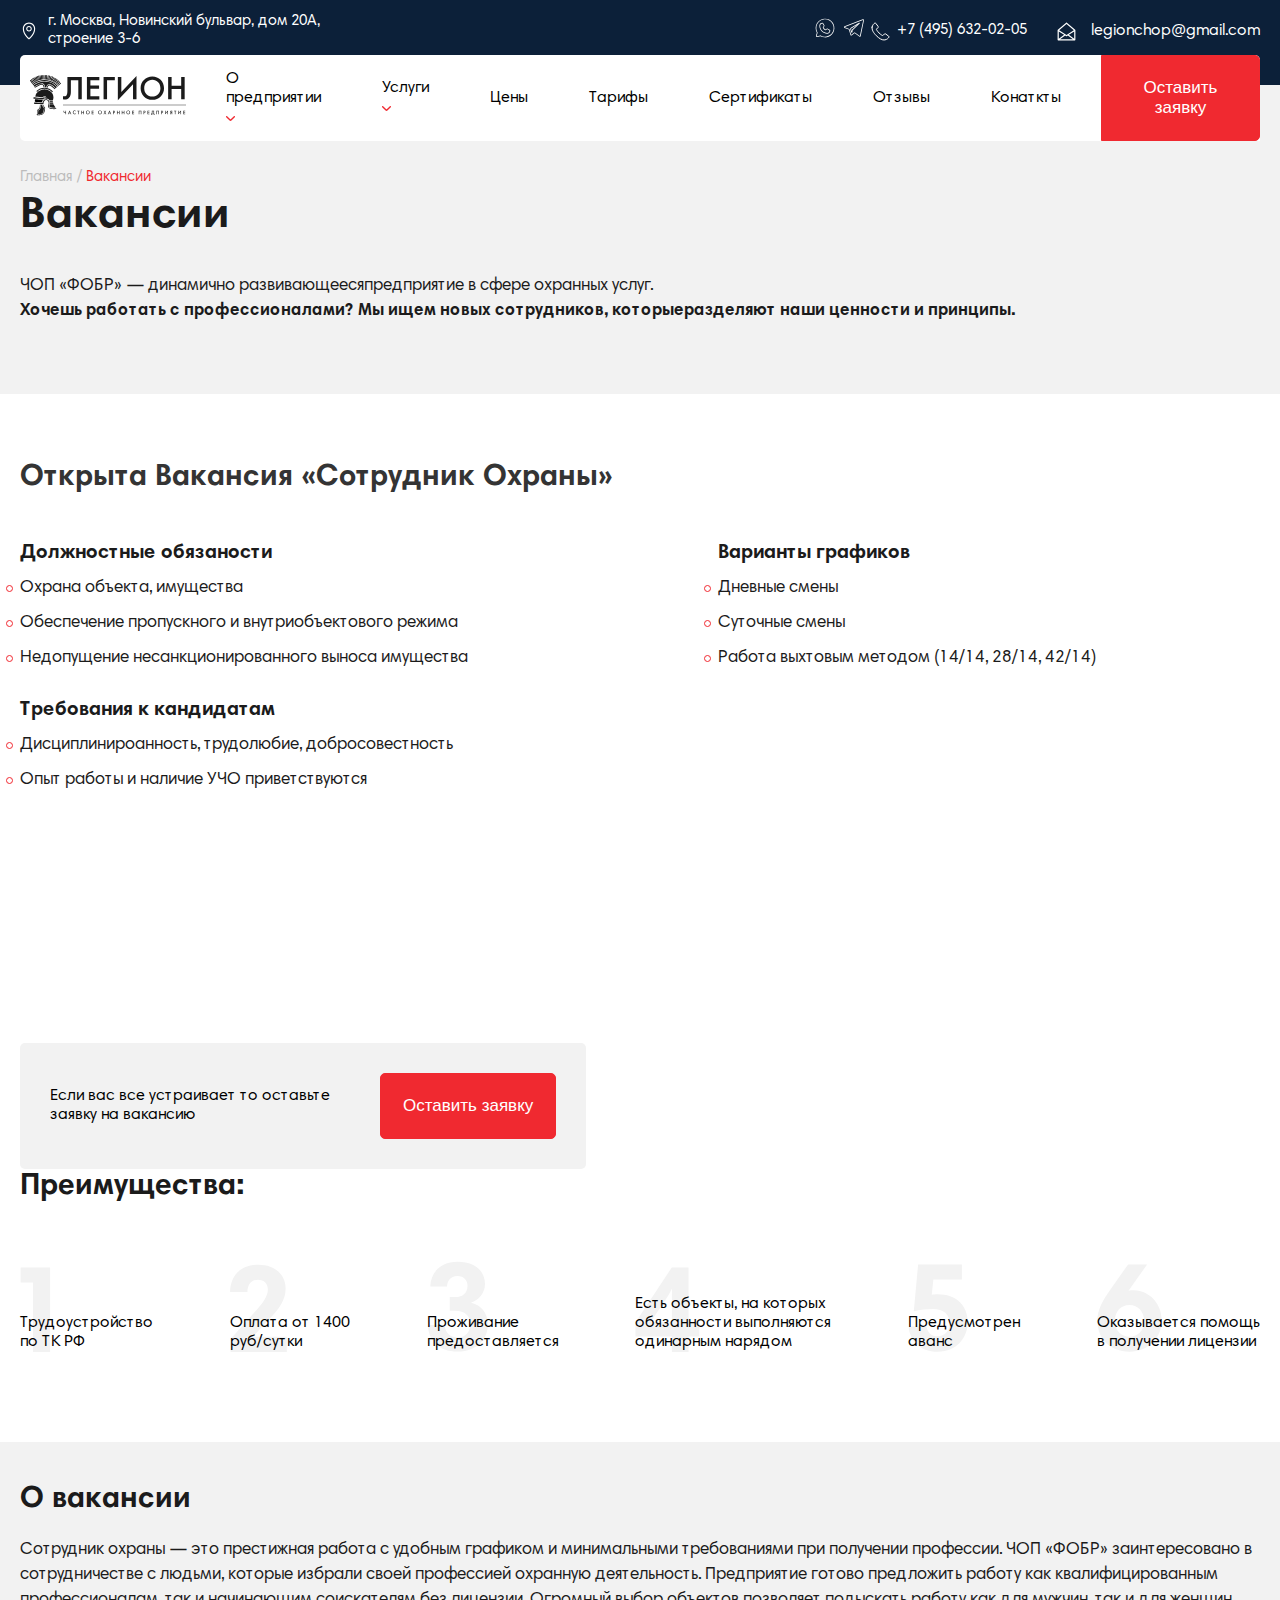
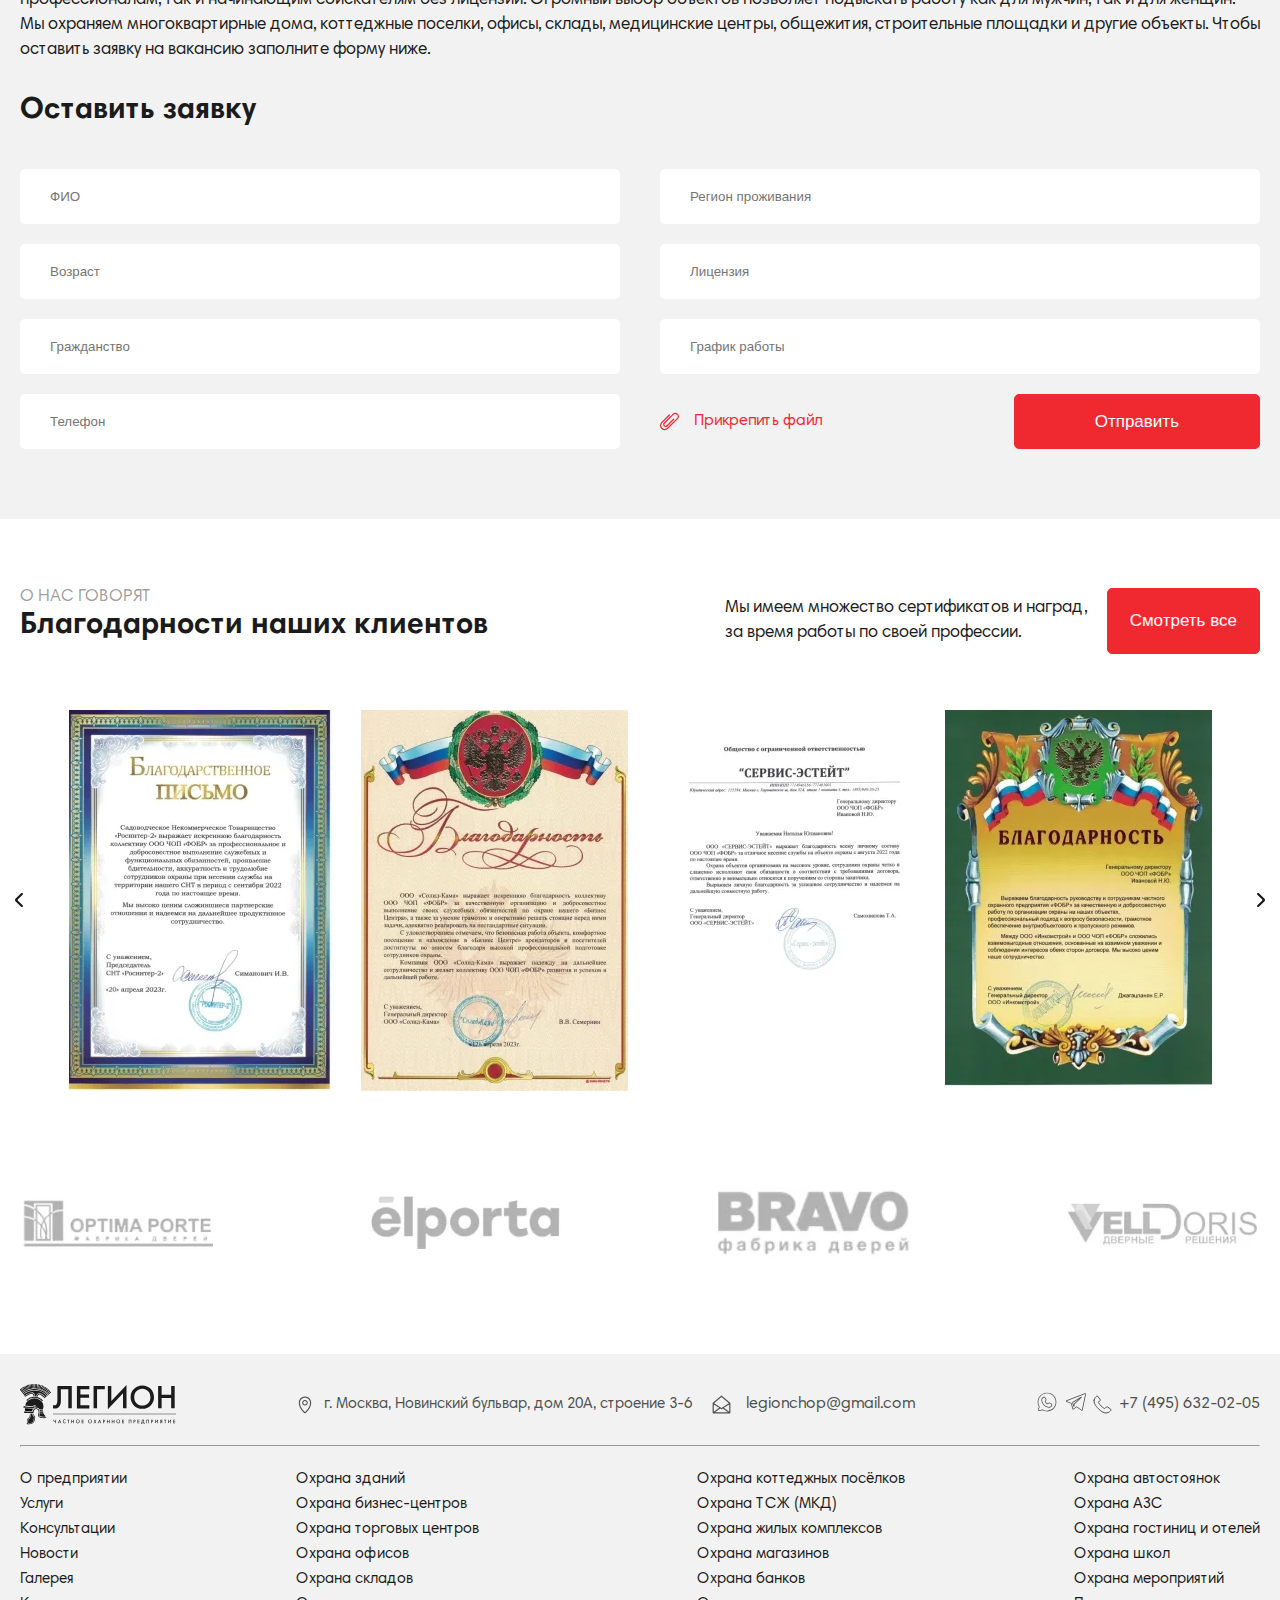
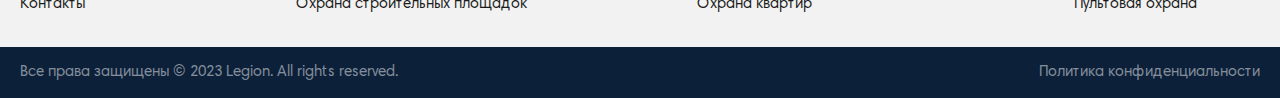
<file: ЧОП/vacancy.html>
<!DOCTYPE html>
<html lang="en">

<head>
    <meta charset="UTF-8">
    <meta name="viewport" content="width=device-width, initial-scale=1.0">
    <link rel="stylesheet" href="./styles/style.css">
    <link rel="stylesheet" href="./styles/aboutCompany.css">
    <link rel="stylesheet" href="./styles/services.css">
    <link rel="stylesheet" href="./styles/vacancy.css">
    <link rel="stylesheet" href="./styles/font/stylesheet.css">
    <link rel="icon" type="image/png" sizes="32x32" href="./image/favicon/favicon-32x32.png">
    <link rel=" icon" type="image/png" sizes="16x16" href="./image/favicon/favicon-16x16.png">
    <link rel="manifest" href="./image/favicon/site.webmanifest.json">
    <meta name="msapplication-TileColor" content="#ffffff">
    <title>ЧОП</title>
</head>

<body>
    <section style='background-color: #0C2039;'>
        <div class="container">
            <div class="top__header">
                <div class="adress">
                    <img src="./image/address-mark.svg" alt="address">
                    <h1 class='tiny-15'>г. Москва, Новинский бульвар, дом 20А, строение 3-6</h1>
                </div>
                <div class="email__phone">
                    <div class='email'>
                        <img src="./image/email.svg" alt="email address">
                        <a class='adress_text' href="mailto:legionchop@gmail.com">legionchop@gmail.com</a>
                    </div>
                    <div class="phone__social-link">
                        <a href="#"><img src="./image/whatsapp.svg" alt="whatsapp"></a>
                        <a href="#"><img src="./image/telegram.svg" alt="telegram"></a>
                        <img src="./image/phone.svg" alt="phone">
                        <a href="#" class='tiny-15'>+7 (495) 632-02-05</a>
                    </div>
                    <div class='navigator'>
                        <nav>
                            <a href='index.html' class='logo__link'>
                                <img src="./image/logo.svg" alt="logo">
                            </a>
                            <ul class='menu__list'>
                                <li class='about__title'><a href="aboutCompany.html" style='color: black;'>О предприятии
                                        <img src="./image/arrow-down.svg" alt="arrow down"></a>
                                    <ul class='about__title-popup'>
                                        <li><a href="aboutCompany.html">О компании</a></li>
                                        <li><a href="articles.html">Статьи</a></li>
                                        <li><a href="vacancy.html">Вакансии</a></li>
                                        <li><a href="rate.html">Благодарности</a></li>
                                    </ul>
                                </li>
                                <li class='services__title'><a href="services.html" style='color: black;'>Услуги <img
                                            src="./image/arrow-down.svg" alt="arrow down"></a>
                                    <ul class='services__title-popup'>
                                        <div class='services__title-popup-left'>
                                            <li><a href="#">Охрана зданий</a></li>
                                            <li><a href="#">Охрана бизнес-центров</a></li>
                                            <li><a href="#">Охрана торговых центров</a></li>
                                            <li><a href="#">Охрана офисов</a></li>
                                            <li><a href="#">Охрана складов</a></li>
                                            <li><a href="#">Охрана строительных площадок</a></li>
                                            <li><a href="#">Охрана коттеджных поселков</a></li>
                                            <li><a href="#">Охрана ТСЖ (МКД)</a></li>
                                            <li><a href="#">Охрана жилых комплексов</a></li>
                                        </div>
                                        <div class='services__title-popup-right'>
                                            <li><a href="#">
                                                    Охрана магазинов</a></li>
                                            <li><a href="#">Охрана банков</a></li>
                                            <li><a href="#">Охрана квартир</a></li>
                                            <li><a href="#">Охрана автостоянока</a></li>
                                            <li><a href="#">Охрана АЗС</a></li>
                                            <li><a href="#">Охрана гостиниц и отелей</a></li>
                                            <li><a href="#">Охрана школ</a></li>
                                            <li><a href="#">Охрана мероприятий</a></li>
                                            <li><a href="#">Пультовая охрана</a></li>
                                        </div>
                                    </ul>
                                </li>
                                <li><a href="price.html" style='color: black;'>Цены</a></li>
                                <li><a href="rate.html" style='color: black;'>Тарифы</a></li>
                                <li><a href="certificates.html" style='color: black;'>Сертификаты</a></li>
                                <li><a href="reviews.html" style='color: black;'>Отзывы</a></li>
                                <li><a href="contacts.html" style='color: black;'>Конаткты</a></li>
                            </ul>
                            <div class='humburger' id='humbID'>
                                <img src="./image/humburger.svg" alt="hamburger menu" id='humbIcon'>
                            </div>
                            <div class='humb__popup' id='popupID'>
                                <img src="./image/close-humb.svg" alt="close humb" width='26px' height='26px'
                                    id='closeIconID'>
                                <ul class='humb__popup-list'>
                                    <h1 class='humb-bold-text'>О предприятии</h1>
                                    <li><a href="aboutCompany.html" class='humb-tiny-text'>О компании</a></li>
                                    <li><a href="#" class='humb-tiny-text'>Статьи</a></li>
                                    <li><a href="vacancy.html" class='humb-tiny-text'>Вакансии</a></li>
                                    <li><a href="rate.html" class='humb-tiny-text'>Благодарности</a></li>
                                    <h1 class='humb-bold-text'>Услуги</h1>
                                    <div style='display: flex;'>
                                        <div class='humb-popup-left'>
                                            <li><a href="#">Охрана зданий</a></li>
                                            <li><a href="#">Охрана бизнес-центров</a></li>
                                            <li><a href="#">Охрана торговых центров</a></li>
                                            <li><a href="#">Охрана офисов</a></li>
                                            <li><a href="#">Охрана складов</a></li>
                                            <li><a href="#">Охрана строительных площадок</a></li>
                                            <li><a href="#">Охрана коттеджных поселков</a></li>
                                            <li><a href="#">Охрана ТСЖ (МКД)</a></li>
                                            <li><a href="#">Охрана жилых комплексов</a></li>
                                        </div>
                                        <div class='humb-popup-right'>
                                            <li><a href="#">
                                                    Охрана магазинов</a></li>
                                            <li><a href="#">Охрана банков</a></li>
                                            <li><a href="#">Охрана квартир</a></li>
                                            <li><a href="#">Охрана автостоянока</a></li>
                                            <li><a href="#">Охрана АЗС</a></li>
                                            <li><a href="#">Охрана гостиниц и отелей</a></li>
                                            <li><a href="#">Охрана школ</a></li>
                                            <li><a href="#">Охрана мероприятий</a></li>
                                            <li><a href="#">Пультовая охрана</a></li>
                                        </div>
                                    </div>
                                    <ul>
                                        <li><a href="#" class='humb-bold-text'>Консультации</a></li>
                                        <li><a href="#" class='humb-bold-text'>Новости</a></li>
                                        <li><a href="#" class='humb-bold-text'>Галерея</a></li>
                                        <li><a href="#" class='humb-bold-text'>Конаткты</a></li>
                                    </ul>
                                </ul>
                            </div>
                        </nav>
                        <button style='border-radius: 0 5px 5px 0;'>Оставить заявку</button>
                    </div>
                </div>
            </div>
        </div>
    </section>
    <section class='vacancy'>
        <div class="container">
            <div style='margin-bottom: 30px;'>
                <p class='disabled'><a href="index.html" class='disabled'>Главная</a> / <a href="aboutCompany.html"
                        class='active__red'>Вакансии</a> </p>
                <h1 class='bold-45'>Вакансии</h1>
            </div>
            <p class='tiny-17'>ЧОП «ФОБР» — динамично развивающеесяпредприятие в сфере охранных услуг.<br />
                <b>Хочешь работать с профессионалами? Мы ищем новых сотрудников, которыеразделяют наши ценности и
                    принципы.</b>
            </p>
        </div>
    </section>
    <section class='open__vacancy'>
        <div class="container">
            <h1 class='open__vacancy-title'>Открыта вакансия «сотрудник охраны»</h1>
            <div class='open__vacancy-top'>
                <div class='duties'>
                    <h3 class='bold-20'>Должностные обязаности </h3>
                    <ul class='tiny-17'>
                        <li>Охрана объекта, имущества</li>
                        <li>Обеспечение пропускного и внутриобъектового режима</li>
                        <li>Недопущение несанкционированного выноса имущества</li>
                    </ul>
                </div>
                <div class='chart'>
                    <h3 class='bold-20'>Варианты графиков</h3>
                    <ul class='tiny-17'>
                        <li>Дневные смены</li>
                        <li>Суточные смены</li>
                        <li>Работа выхтовым методом (14/14, 28/14, 42/14)</li>
                    </ul>
                </div>
            </div>
            <div class='open__vacancy-bottom'>
                <div class='duties'>
                    <h3 class='bold-20'>Требования к кандидатам</h3>
                    <ul class='tiny-17'>
                        <li>Дисциплинироанность, трудолюбие, добросовестность</li>
                        <li>Опыт работы и наличие УЧО приветствуются</li>
                    </ul>
                </div>
                <div class='request'>
                    <p>Если вас все устраивает то оставьте<br /> заявку на вакансию</p>
                    <button>Оставить заявку</button>
                </div>
            </div>
            <div class="advantages">
                <h3 class='bold-700'>Преимущества:</h3>
                <div class='advantages__numeric'>
                    <div class="num">
                        <img src="./image/1.svg" alt="num1">
                        <p>Трудоустройство<br /> по ТК РФ</p>
                    </div>
                    <div class="num">
                        <img src="./image/2.svg" alt="num1">
                        <p>Оплата от 1400<br /> руб/сутки</p>
                    </div>
                    <div class="num">
                        <img src="./image/3.svg" alt="num1">
                        <p>Проживание<br /> предоставляется</p>
                    </div>
                    <div class="num">
                        <img src="./image/4.svg" alt="num1">
                        <p>Есть объекты, на которых <br />обязанности выполняются<br /> одинарным нарядом</p>
                    </div>
                    <div class="num">
                        <img src="./image/5.svg" alt="num1">
                        <p>Предусмотрен <br />аванс</p>
                    </div>
                    <div class="num">
                        <img src="./image/6.svg" alt="num1">
                        <p>Оказывается помощь <br />в получении лицензии</p>
                    </div>
                </div>
            </div>
        </div>
    </section>
    <section class='form__vacancy'>
        <div class="container">
            <h1 class='bold-700' style='margin-bottom: 20px;'>О вакансии</h1>
            <p class='tiny-17' style='margin-bottom: 30px;'>Сотрудник охраны — это престижная работа с удобным графиком
                и минимальными требованиями
                при получении профессии. ЧОП «ФОБР» заинтересовано в сотрудничестве с людьми, которые избрали своей
                профессией охранную деятельность. Предприятие готово предложить работу как квалифицированным
                профессионалам, так и начинающим соискателям без лицензии.
                Огромный выбор объектов позволяет подыскать работу как для мужчин, так и для женщин. Мы охраняем
                многоквартирные дома, коттеджные поселки, офисы, склады, медицинские центры, общежития, строительные
                площадки и другие объекты.
                Чтобы оставить заявку на вакансию заполните форму ниже.</p>
            <h1 class='bold-700'>Оставить заявку</h1>
            <div class='form__vacancy-inputs'>
                <div class="inputs-left">
                    <input type="text" placeholder='ФИО'>
                    <input type="number" placeholder='Возраст'>
                    <input type="text" placeholder='Гражданство'>
                    <input type="tel" placeholder='Телефон'>
                </div>
                <div class="inputs-right">
                    <input type="text" placeholder='Регион проживания'>
                    <input type="text" placeholder='Лицензия'>
                    <input type="number" placeholder='График работы'>
                    <div class='file__send'>
                        <div style='display: flex; align-items: center; gap: 15px; cursor: pointer;'>
                            <img src="./image/paperclip.svg" alt="paperclip">
                            <label for="file">Прикрепить файл</label>
                            <input id='file' type="file" style='display: none;' multiple>
                        </div>
                        <button>Отправить</button>
                    </div>
                </div>
            </div>
        </div>
    </section>
    <section class='talking'>
        <div class="container">
            <div class="talking__titles">
                <div class="talking__titles-left">
                    <h3 class='tiny-gray-400'>О нас говорят</h3>
                    <h1 class='bold-700'>Благодарности наших клиентов</h1>
                </div>
                <div class='talking__titles-right'>
                    <h3 class='tiny-17'>Мы имеем множество сертификатов и наград,<br />
                        за время работы по своей профессии.</h3>
                    <button>Смотреть все</button>
                </div>
            </div>
            <div class='gratitudes'>
                <button class='arrow left' id='slider-arrow-prev'>
                    <svg xmlns="http://www.w3.org/2000/svg" width="8" height="14" viewBox="0 0 8 14" fill="none">
                        <path
                            d="M7.66978 0.31074C7.23487 -0.10358 6.52967 -0.10358 6.09477 0.31074L0.651642 5.50095C-0.217493 6.32973 -0.217159 7.67264 0.652311 8.501L6.09877 13.6892C6.53368 14.1036 7.23887 14.1036 7.6738 13.6892C8.10873 13.2749 8.10873 12.6031 7.6738 12.1889L3.01225 7.74828C2.57724 7.334 2.57735 6.66222 3.01225 6.24794L7.66978 1.8111C8.10471 1.39679 8.10471 0.725049 7.66978 0.31074Z" />
                    </svg>
                </button>
                <button class='arrow right' id='slider-arrow-next'>
                    <svg xmlns="http://www.w3.org/2000/svg" width="8" height="14" viewBox="0 0 8 14" fill="none">
                        <path
                            d="M0.330222 13.6893C0.765134 14.1036 1.47033 14.1036 1.90523 13.6893L7.34836 8.49905C8.21749 7.67027 8.21716 6.32736 7.34769 5.49899L1.90123 0.310795C1.46632 -0.1036 0.761126 -0.1036 0.326202 0.310795C-0.108734 0.725082 -0.108734 1.39685 0.326202 1.81114L4.98775 6.25172C5.42276 6.666 5.42265 7.33778 4.98775 7.75206L0.330222 12.1889C-0.104714 12.6032 -0.104714 13.275 0.330222 13.6893Z" />
                    </svg>
                </button>
                <div class="slider">
                    <div class="slider__line" id='sl'>
                        <img src="./image/blag1.webp" alt="gratitude1">
                        <img src="./image/blag2.webp" alt="gratitude2">
                        <img src="./image/blag3.webp" alt="gratitude3">
                        <img src="./image/blag4.webp" alt="gratitude4">
                        <img src="./image/blag11.webp" alt="gratitude5">
                        <img src="./image/blag22.webp" alt="gratitude6">
                        <img src="./image/blag33.webp" alt="gratitude7">
                        <img src="./image/blag44.webp" alt="gratitude8">
                        <img src="./image/blag55.webp" alt="gratitude9">
                        <img src="./image/blag66.webp" alt="gratitude10">
                        <img src="./image/blag77.webp" alt="gratitude11">
                        <img src="./image/blag88.webp" alt="gratitude12">
                    </div>
                </div>
            </div>
            <div class='about__partner'>
                <img src="./image/partner1.webp" alt="partner1">
                <img src="./image/partner2.webp" alt="partner2">
                <img src="./image/partner3.webp" alt="partner3">
                <img src="./image/partner4.webp" alt="partner4">
            </div>
            <div class=' talking__titles-right-mobile'>
                <h3 class='tiny-17'>Мы имеем множество сертификатов и наград,<br />
                    за время работы по своей профессии.</h3>
                <button>Смотреть все</button>
            </div>
        </div>
    </section>
    <footer>
        <div class="container">
            <div class='footer__head'>
                <img src="./image/logo.svg" alt="logo">
                <div class='footer__middle'>
                    <div class="adress">
                        <img src="./image/address-dark.svg" alt="adress">
                        <h1 class='tiny-15' style='color: #505050;'>г. Москва, Новинский бульвар, дом 20А, строение 3-6
                        </h1>
                    </div>
                    <div class='email'>
                        <img src="./image/email-dark.svg" alt="email adress">
                        <a class='adress_text' href="mailto:legionchop@gmail.com"
                            style='color: #505050;'>legionchop@gmail.com</a>
                    </div>
                </div>
                <div class="phone__social-link">
                    <a href="#"><img src="./image/whatapp-dark.svg" alt="whatsapp"></a>
                    <a href="#"><img src="./image/telegram-dark.svg" alt="telegram"></a>
                    <img src="./image/phone-dark.svg" alt="phone">
                    <a href="tel:+77956320205" style='color:#505050;'>+7 (495) 632-02-05</a>
                </div>
            </div>
            <hr>
            <div class='footer__list tiny-15-footer'>
                <ul class='desktop'>
                    <li><a href="#">О предприятии</a></li>
                    <li><a href="#">Услуги</a></li>
                    <li><a href="#">Консультации</a></li>
                    <li><a href="#">Новости</a></li>
                    <li><a href="#">Галерея</a></li>
                    <li><a href="#">Контакты</a></li>
                </ul>
                <ul>
                    <li><a href="#">Охрана зданий</a></li>
                    <li><a href="#">Охрана бизнес-центров</a></li>
                    <li><a href="#">Охрана торговых центров</a></li>
                    <li><a href="#">Охрана офисов</a></li>
                    <li><a href="#">Охрана складов</a></li>
                    <li><a href="#">Охрана строительных площадок</a></li>
                </ul>
                <ul>
                    <li><a href="#">Охрана коттеджных посёлков</a></li>
                    <li><a href="#">Охрана ТСЖ (МКД)</a></li>
                    <li><a href="#">Охрана жилых комплексов</a></li>
                    <li><a href="#">Охрана магазинов</a></li>
                    <li><a href="#">Охрана банков</a></li>
                    <li><a href="#">Охрана квартир</a></li>
                </ul>
                <ul>
                    <li><a href="#">Охрана автостоянок</a></li>
                    <li><a href="#">Охрана АЗС</a></li>
                    <li><a href="#">Охрана гостиниц и отелей</a></li>
                    <li><a href="#">Охрана школ</a></li>
                    <li><a href="#">Охрана мероприятий</a></li>
                    <li><a href="#">Пультовая охрана</a></li>
                </ul>
            </div>
            <div class='footer__mobile tiny-15-footer'>
                <ul class=''>
                    <li><a href="aboutCompany.html">О предприятии</a></li>
                    <li><a href="rate.html">Услуги</a></li>
                    <li><a href="#">Консультации</a></li>
                </ul>
                <ul>
                    <li><a href="#">Новости</a></li>
                    <li><a href="#">Галерея</a></li>
                    <li><a href="contacts.html">Конаткты</a></li>
                </ul>
            </div>
        </div>
        <div class='copy'>
            <div class="container">
                <div class='copy__info'>
                    <h2 class='tiny-15-footer' style='color: rgba(255, 255, 255, 0.50);'>Все права защищены © 2023
                        Legion. All rights reserved.</h2>
                    <h2 class='tiny-15-footer' style='color: rgba(255, 255, 255, 0.50);'>Политика конфиденциальности
                    </h2>
                </div>
            </div>
        </div>
    </footer>
    <script async src='./js/main.js'></script>
</body>

</html>
</file>
<file: ЧОП/styles/style.css>
:root {
    --red-color: #F02930;
    --dark-blue: #0C2039;
    --black-color: #1B1B1B;
    --white-color: #FFFF;
    --gray-color: #505050;
}

* {
    box-sizing: border-box;
    padding: 0;
    margin: 0;
}

body {
    background-color: var(--white-color);
    font-family: 'Harmonia Sans Pro Cyr';
}

a {
    text-decoration: none;
}

.red-45 {
    color: var(--red-color);
    font-family: Harmonia Sans Pro Cyr;
    font-size: 45px;
    font-style: normal;
    font-weight: 700;
    line-height: 25px;
}

.humb-tiny-text {
    color: #9A9A9A;
    text-align: center;
    font-size: 13px;
    font-style: normal;
    font-weight: 400;
    line-height: 25px;
}

.humb-bold-text {
    color: var(--black-color);
    text-align: center;
    font-size: 15px;
    font-style: normal;
    font-weight: 400;
    line-height: 25px;
}

.tiny-400 {
    color: var(--white-color);
    font-size: 17px;
    font-style: normal;
    font-weight: 400;
    line-height: normal;
    text-transform: uppercase;
}

.tiny-17-white {
    color: var(--white-color);
    text-align: center;
    font-size: 17px;
    font-style: normal;
    font-weight: 400;
    line-height: normal;
}

.tiny-15-form {
    color: var(--gray-color);
    text-align: center;
    font-size: 15px;
    font-style: normal;
    font-weight: 400;
    line-height: normal;
}

.tiny-15-footer {
    color: var(--black-color);
    font-size: 15px;
    font-style: normal;
    font-weight: 400;
    line-height: 25px;
}

.bold-30 {
    color: #343434;
    font-size: 30px;
    font-style: normal;
    font-weight: 700;
    line-height: normal;
    text-transform: capitalize;
}

.bold-25 {
    color: var(--white-color);
    font-size: 25px;
    font-style: normal;
    font-weight: 700;
    line-height: normal;
}

.bold-45 {
    color: var(--black-color);
    font-size: 45px;
    font-style: normal;
    font-weight: 700;
    line-height: normal;
}

.tiny-17-gray {
    color: #343434;
    font-size: 17px;
    font-style: normal;
    font-weight: 400;
    line-height: normal;
}

.form-bold-25 {
    color: #505050;
    font-size: 25px;
    font-style: normal;
    font-weight: 700;
    line-height: normal;
}

.form-tiny-17 {
    color: #505050;
    text-align: center;
    font-size: 17px;
    font-style: normal;
    font-weight: 400;
    line-height: normal;
}

.tiny-17 {
    color: var(--black-color);
    font-size: 17px;
    font-style: normal;
    font-weight: 400;
    line-height: 25px;
}

.tiny-600 {
    color: var(--black-color);
    font-size: 17px;
    font-style: normal;
    font-weight: 600;
    line-height: 25px;
}

.bold-600 {
    color: var(--white-color);
    font-size: 60px;
    font-style: normal;
    font-weight: 700;
    line-height: normal;
    cursor: pointer;
}

.bold-25-black {
    color: var(--black-color);
    text-align: center;
    font-size: 25px;
    font-style: normal;
    font-weight: 700;
    line-height: 25px;
}

.bold-20 {
    color: #1B1B1B;
    font-size: 20px;
    font-style: normal;
    font-weight: 700;
    line-height: 25px;
}

.bold-15 {
    color: #1B1B1B;
    font-size: 15px;
    font-style: normal;
    font-weight: 700;
    line-height: 25px;
}

.bold-700 {
    color: var(--black-color);
    font-size: 30px;
    font-style: normal;
    font-weight: 700;
    line-height: normal;
}

.tiny-15 {
    color: var(--white-color);
    font-size: 15px;
    font-style: normal;
    font-weight: 400;
    line-height: normal;
}

.tiny-gray-400 {
    color: rgba(0, 0, 0, 0.40);
    font-size: 17px;
    font-style: normal;
    font-weight: 400;
    line-height: normal;
    text-transform: uppercase;
}

@keyframes opac {
    0% {
        opacity: 0;
    }

    100% {
        opacity: 1;
    }
}


button {
    cursor: pointer;
    outline: none;
    border: none;
    border-radius: 5px;
    padding: 22px 22px;
    border: 1px solid var(--red-color);
    background-color: var(--red-color);
    color: var(--white-color);
    font-size: 17px;
    font-style: normal;
    font-weight: 400;
    line-height: normal;
    transition: all .2s ease-in-out;
}

button:hover {
    color: var(--red-color);
    background-color: var(--white-color);
}

button.application:before {
    content: "Заявка";
}

button.application:hover svg {
    stroke: #F02930;
}

.outline {
    cursor: pointer;
    outline: none;
    border: 1px solid #F02930;
    border-radius: 5px;
    padding: 28px 122px;
    background-color: transparent;
    color: var(--red-color);
    font-size: 17px;
    font-style: normal;
    font-weight: 400;
    line-height: normal;
    transition: all .2s ease-in-out;
}

.outline:hover {
    background-color: var(--red-color);
    color: var(--white-color);
}

.container {
    max-width: 1240px;
    margin: 0 auto;
}

/* TOP HEADER */
.tiny-15.top-adress {
    width: 350px;
}

.top__header {
    position: relative;
    display: flex;
    align-items: center;
    justify-content: space-between;
    padding: 13px 0 36px;
}

.navigator {
    position: absolute;
    top: 65%;
    display: flex;
    border-radius: 5px 5px 0 5px;
    background-color: #fff;
    display: flex;
    gap: 40px;
    width: 100%;
}

nav {
    display: flex;
    align-items: center;
    padding-left: 10px;
    gap: 40px;
}

.logo__link {
    margin: 0;
    padding: 0;
}

.humburger {
    display: none;
}

.humb__popup {
    display: none;
}

.navigator nav .menu__list {
    display: flex;
    align-items: center;
    list-style-type: none;
    width: 100%;
    gap: 61px;
}

.about__title {
    position: relative;
}

.adress {
    display: flex;
    align-items: center;
    gap: 10px;
}

.about__title-popup, .services__title-popup {
    display: none;
    position: absolute;
    z-index: 1;
    list-style-type: none;
    padding: 18px;
    background-color: #fff;
    animation: opac .4s;
}

.services__title-popup {
    display: none;
    top: 60%;
    position: absolute;
    z-index: 1;
    list-style-type: none;
    padding: 18px;
    background-color: #fff;
    animation: opac .4s;
}

.services__title-popup-left, .services__title-popup-right {
    display: flex;
    flex-direction: column;
    gap: 6px;
}

.about__title-popup a, .services__title-popup a {
    text-decoration: none;
    color: var(--black-color);
}

.menu__list .about__title:hover>.about__title-popup {
    display: flex;
    flex-direction: column;
    gap: 14px;
}

.menu__list .services__title:hover>.services__title-popup {
    display: flex;
    gap: 40px;

}

.adress_text {
    color: var(--white-color);
}

.email {
    display: flex;
    gap: 15px;
}

.email__phone {
    display: flex;
    flex-direction: row-reverse;
    align-items: center;
    width: 100%;
    gap: 30px;
}

.email__phone_top {
    display: flex;
    gap: 61px;
}

.phone__social-link {
    display: flex;
    align-items: center;
    gap: 7px;
}

/* HEADER */

.header {
    background-color: #F2F2F2;
    padding-top: 62px;
}

.carousel {
    width: 100%;
    height: 300px;
    overflow: hidden;
    position: relative;
}

.carousel .header__card {
    width: 100%;
    height: 100%;
    object-fit: cover;
}

.header__card {
    position: relative;
    padding-bottom: 19px;
    margin-top: 44px;
    background: linear-gradient(90deg, rgba(12, 32, 57, 0.80) 21.77%, rgba(12, 32, 57, 0.00) 99.89%), url('../image/header_image.webp');
    border-radius: 5px;
    background-position: center center;
    background-repeat: no-repeat;
    background-size: cover;
    width: 100%;
    object-fit: cover;
}

.header__card-titles {
    color: var(--white-color);
    padding: 80px 0 80px 85px;
    margin-bottom: 40px;
}

.arrow {
    display: flex;
    text-align: center;
    padding: 15px;
    background-color: var(--white-color);
    border-radius: 44px;
    width: 38px;
    height: 38px;
    border: 1px solid black;
    position: absolute;
    top: 40%;
    text-align: center;
    align-items: center;
    margin: 0 auto;
}

.left {
    left: -20px;
}

.right {
    right: -20px;
}

/* specialization */

.specialization {
    background-color: #F2F2F2;
    padding: 64px 0 80px 0
}

.spec__titles {
    display: flex;
    justify-content: space-between;
    margin-bottom: 56px;
}

.spec__cards {
    display: flex;
    flex-wrap: wrap;
    gap: 19px;
}

.spec__card {
    position: relative;
    border-radius: 5px;
    width: 400px;
    height: 253px;
    padding: 0 45px 9px 17px;
    display: flex;
    justify-content: flex-end;
    flex-direction: column;
}

.spec__card:before {
    content: " ";
    width: 100%;
    height: 100%;
    position: absolute;
    z-index: -1;
    top: 0;
    left: 0;
    background: linear-gradient(0deg, rgba(12, 32, 57, 0.80) -4.38%, rgba(12, 32, 57, 0.00) 99.85%);
}

/* ABOUT */

.svg-button1 {
    position: absolute;
    left: 47%;
    top: 1380px;
    display: inline-block;
}


.about {
    padding: 67px 0 71px 0
}

.about__wrapper {
    display: flex;
    align-items: center;
    justify-content: center;
    margin-bottom: 54px;
}

.about__wrapper-info {
    max-width: 690px;
}

.about__list {
    list-style-image: url('../image/list-circle.svg');
    margin-top: 30px;
}

.form-titles {
    background-color: var(--dark-blue);
    padding: 22px 11px;
    border-radius: 5px 5px 0 0;
    text-align: center;
}

.form-inputs {
    padding: 35px 22px;
    background-color: #F2F2F2;
    display: flex;
    flex-direction: column;
    gap: 16px;
    border-radius: 0px 0px 5px 5px;
}

.form-inputs input {
    padding: 25px 0 25px 25px;
    background-color: var(--white-color);
    outline: none;
    border: none;
}

.about__partner {
    display: flex;
    flex-direction: row;
    flex-wrap: wrap;
    justify-content: space-between;
}

.about__partner img {
    height: 72px;
}

/* MERITS */

.merits {
    background-color: #F2F2F2;
    padding: 62px 0 101px 0;
}

.merits__titles-right {
    display: flex;
    flex-wrap: wrap;
    align-items: center;
    gap: 20px;
}

.certificates {
    position: relative;
    display: flex;
    flex-wrap: wrap;
    gap: 17px;
    margin-bottom: 96px;
}

.merits__info {
    display: flex;
    justify-content: space-between;
}

.merits__titles-right-mobile {
    display: none;
}

.info {
    max-width: 190px;
}

.merits__titles {
    display: flex;
    justify-content: space-between;
    margin-bottom: 56px;
}

/* TALKING */

.talking {
    padding: 69px 0 95px 0;
}

.talking__titles {
    display: flex;
    justify-content: space-between;
    margin-bottom: 56px;
}

.talking__titles-right {
    display: flex;
    flex-wrap: wrap;
    align-items: center;
    gap: 20px;
}

.talking__titles-right-mobile {
    display: none;
}

.gratitudes {
    position: relative;
    display: flex;
    flex-wrap: wrap;
    justify-content: center;
    gap: 25px;
    margin-bottom: 96px;
}

/* PRICE */
.price {
    background-color: #F2F2F2;
    padding: 53px 0 77px 0;
}

.prices {
    display: flex;
    align-items: center;
    justify-content: center;
    gap: 30px;
}

.price-titles {
    background-color: var(--dark-blue);
    width: 392px;
    padding: 22px 11px;
    border-radius: 5px 5px 0 0;
    text-align: center;
}

.price-info {
    background-color: var(--white-color);
    padding: 30px 55px;
}

hr {
    color: #D9D9D9;
    margin: 20px 0;
}

/* ARTICLES */
.articles {
    padding: 65px 0 110px 0;
}

.articles__titles {
    display: flex;
    justify-content: space-between;
    margin-bottom: 56px;
}

.articles__titles-right {
    display: flex;
    flex-wrap: wrap;
    align-items: center;
    gap: 20px;
}

.articles__cards-wrapper {
    display: flex;
    gap: 18px;
    justify-content: center;
}

.articles__card {
    max-width: 400px;
}

/* FOOTER */

footer {
    padding-top: 30px;
    background: #F2F2F2;
}

.footer__head {
    display: flex;
    align-items: center;
    justify-content: space-between;
}

.footer__middle {
    display: flex;
    gap: 20px;
}

.footer__mobile {
    display: none;
}

.footer__list {
    display: flex;
    justify-content: space-between;
    align-items: center;
    margin-bottom: 30px;
}

.footer__list ul {
    list-style-type: none;
}

.footer__list ul li a {
    cursor: pointer;
    color: var(--black-color);
}

.footer__list ul li a:hover {
    color: var(--black-color);
}

.copy {
    background-color: var(--dark-blue);
    padding: 13px 0;
}

.copy__info {
    display: flex;
    align-items: center;
    justify-content: space-between;
}

/*Sliders*/
.slider__line, .slider__lineM {
    display: flex;
    gap: 25px;
    height: 381px;
    width: 4572px;
    position: relative;
    transition: 0.7s;
    align-self: center;

}

.slider__lineM {
    gap: 17px;
    height: 411px;
    width: 3717px;
}

.slider__lineM img {
    width: 297px;
}

.sliderM {
    width: 1239px;
    height: 411px;
    overflow: hidden;
}

.slider__line img {
    width: 267px;

}

.slider {
    width: 1143px;
    height: 381px;
    overflow: hidden;

}

button.arrow {
    border: none;
    z-index: 100;
    position: absolute;
    top: 45%;
}

button.arrow svg {
    fill: #1B1B1B;

}

button.arrow svg:hover {
    fill: #F02930;
    transition: .5s;
}


@media screen and (max-width: 615px) {
    .container {
        max-width: 100%;
        margin: 0 auto;
        padding-left: 10px;
        padding-right: 10px;
    }

    .mobile__center {
        text-align: center;
    }

    .navigator nav .menu__list {

        display: none;
    }

    nav {
        align-items: center;
        justify-content: space-between;
    }

    .humb__popup {
        display: block;
        position: absolute;
        background-color: #fff;
        padding: 10px;
        z-index: 10;
        top: 100%;
        left: 0%;
        transform: translateY(-200%);
        transition: transform 0.2s;
        width: 100%;
        display: flex;
        gap: 10px;
        flex-direction: column;
        justify-content: center;
        align-items: center;
        text-align: center;
        -webkit-box-shadow: 0px 0px 34px -2px rgba(34, 60, 80, 0.22);
        -moz-box-shadow: 0px 0px 34px -2px rgba(34, 60, 80, 0.22);
        box-shadow: 0px 0px 34px -2px rgba(34, 60, 80, 0.22);
    }

    .showMenu {
        transform: translateY(0);
    }

    .humb__popup ul li {
        color: #9A9A9A;
        text-align: center;
        font-size: 13px;
        font-style: normal;
        font-weight: 400;
        line-height: 25px;
    }



    .humb__popup ul {
        display: flex;
        flex-direction: column;
        gap: 10px;
        list-style-type: none;
    }

    .humb-popup-left, .humb-popup-right {
        display: flex;
        flex-direction: column;
        gap: 10px;
    }

    .humb-popup-left a, .humb-popup-right a {
        color: #9A9A9A;
        font-size: 13px;
        font-style: normal;
        font-weight: 400;
        line-height: normal;
    }

    .email__phone_top {
        display: flex;
        flex-direction: row;
        width: 100%;
        align-items: center;
    }



    .email__phone {
        padding-top: 10px;
        flex-direction: column;
    }

    .email {
        gap: 5px;
    }

    .phone__social-link {
        flex-wrap: wrap;
        justify-content: center;
    }

    .adress {
        display: none;
    }

    .menu__list {
        display: none;
    }

    .navigator {
        justify-content: space-between;
        top: 80%;
        height: 63px;
    }

    .humburger {
        display: block;
    }

    .header__card-titles {
        text-align: center;
        padding: 80px 0 80px;
        height: 439px;
        width: 425px;
    }

    .spec__titles {
        gap: 15px;
        flex-wrap: wrap;
        justify-content: center;
        text-align: center;
    }

    .spec__titles-left {
        text-align: center;
    }

    .spec__card {
        text-align: center;
        width: 203px;
        height: 155px;
        border-radius: 5px;
        padding: 71px 28px 21px;
    }

    .spec__card .bold-25 {
        font-size: 20px;

    }

    .spec__card .tiny-15 {
        display: none;
    }

    .about {
        padding-bottom: 0;
    }

    .about__wrapper-form {
        position: absolute;
        top: 1880px;
    }

    .tiny-17.about_text {
        margin-top: 535px;
    }


    .about__wrapper {
        flex-wrap: wrap;
    }

    .about__wrapper-info {
        text-align: center;
    }



    .about__list {
        margin-left: 14px;
        text-align: left;
        margin-bottom: 20px;
    }

    .about__partner {
        flex-wrap: wrap;
        align-self: start;
        position: relative;
        top: -50px;
        padding: 0;
    }

    .about__partner img {
        width: 90px;
        height: auto;
    }

    .merits__titles {
        flex-wrap: wrap;
        text-align: center;
        justify-content: center;
    }

    .merits__titles-right {
        display: none;
    }

    .certificates {
        justify-content: center;
        margin-bottom: 24px;

    }

    .merits__info {
        flex-wrap: wrap;
        flex: 1;
    }

    .info {
        margin-bottom: 30px;
        gap: 20px;
    }

    .merits__titles-right-mobile {
        display: block;
        text-align: center;
        margin-bottom: 32px;
    }

    .merits__titles-right-mobile h3 {
        margin-bottom: 20px;
    }

    .talking__titles {
        flex-wrap: wrap;
        text-align: center;
    }

    .gratitudes {
        margin-bottom: 24px;
    }

    .talking__titles-right {
        display: none;
    }

    .talking__titles-right-mobile {
        display: block;
        text-align: center;
    }

    .talking__titles-right-mobile h3 {
        margin-bottom: 20px;
    }

    .prices {
        flex-wrap: wrap;
    }

    .articles {
        padding-bottom: 50px;
    }

    .articles__titles {
        flex-wrap: wrap;
        text-align: center;
        justify-content: center;
    }

    .articles__titles-right {
        flex: 1;
        justify-content: center;
    }

    .articles__cards-wrapper {
        flex-wrap: wrap;
    }

    footer {
        padding-top: 30px;
    }

    .footer__head {
        flex-direction: column;
        gap: 28px;
        flex-wrap: wrap;
    }

    .footer__list {
        display: none;
    }

    .footer__mobile {
        display: flex;
        justify-content: center;
        align-items: center;
        gap: 90px;
        margin-bottom: 30px;
    }

    .footer__mobile ul {
        list-style-type: none;
    }

    .footer__mobile ul li a {
        cursor: pointer;
        color: var(--black-color);
    }

    .footer__mobile ul li a:hover {
        color: var(--black-color);
    }

    .copy__info {
        flex-wrap: wrap;
        flex-direction: column-reverse;
    }
}
</file>
<file: ЧОП/styles/font/stylesheet.css>
@font-face {
    font-family: 'Harmonia Sans Pro Cyr';
    src: url('HarmoniaSansProCyr-Black.eot');
    src: local('Harmonia Sans Pro Cyr Black'), local('HarmoniaSansProCyr-Black'),
        url('HarmoniaSansProCyr-Black.eot?#iefix') format('embedded-opentype'),
        url('HarmoniaSansProCyr-Black.woff2') format('woff2'),
        url('HarmoniaSansProCyr-Black.woff') format('woff'),
        url('HarmoniaSansProCyr-Black.ttf') format('truetype');
    font-weight: 900;
    font-style: normal;
}

@font-face {
    font-family: 'Harmonia Sans Pro Cyr';
    src: url('HarmoniaSansProCyr-BoldIt.eot');
    src: local('Harmonia Sans Pro Cyr Bold Italic'), local('HarmoniaSansProCyr-BoldIt'),
        url('HarmoniaSansProCyr-BoldIt.eot?#iefix') format('embedded-opentype'),
        url('HarmoniaSansProCyr-BoldIt.woff2') format('woff2'),
        url('HarmoniaSansProCyr-BoldIt.woff') format('woff'),
        url('HarmoniaSansProCyr-BoldIt.ttf') format('truetype');
    font-weight: bold;
    font-style: italic;
}

@font-face {
    font-family: 'Harmonia Sans Pro Cyr Semi Bd';
    src: url('HarmoniaSansProCyr-SemiBdIt.eot');
    src: local('Harmonia Sans Pro Cyr Semi Bold Italic'), local('HarmoniaSansProCyr-SemiBdIt'),
        url('HarmoniaSansProCyr-SemiBdIt.eot?#iefix') format('embedded-opentype'),
        url('HarmoniaSansProCyr-SemiBdIt.woff2') format('woff2'),
        url('HarmoniaSansProCyr-SemiBdIt.woff') format('woff'),
        url('HarmoniaSansProCyr-SemiBdIt.ttf') format('truetype');
    font-weight: 600;
    font-style: italic;
}

@font-face {
    font-family: 'Harmonia Sans Pro Cyr';
    src: url('HarmoniaSansProCyr-Light.eot');
    src: local('Harmonia Sans Pro Cyr Light'), local('HarmoniaSansProCyr-Light'),
        url('HarmoniaSansProCyr-Light.eot?#iefix') format('embedded-opentype'),
        url('HarmoniaSansProCyr-Light.woff2') format('woff2'),
        url('HarmoniaSansProCyr-Light.woff') format('woff'),
        url('HarmoniaSansProCyr-Light.ttf') format('truetype');
    font-weight: 300;
    font-style: normal;
}

@font-face {
    font-family: 'Harmonia Sans Pro Cyr';
    src: url('HarmoniaSansProCyr-BlackIt.eot');
    src: local('Harmonia Sans Pro Cyr Black Italic'), local('HarmoniaSansProCyr-BlackIt'),
        url('HarmoniaSansProCyr-BlackIt.eot?#iefix') format('embedded-opentype'),
        url('HarmoniaSansProCyr-BlackIt.woff2') format('woff2'),
        url('HarmoniaSansProCyr-BlackIt.woff') format('woff'),
        url('HarmoniaSansProCyr-BlackIt.ttf') format('truetype');
    font-weight: 900;
    font-style: italic;
}

@font-face {
    font-family: 'Harmonia Sans Pro Cyr';
    src: url('HarmoniaSansProCyr-Bold.eot');
    src: local('Harmonia Sans Pro Cyr Bold'), local('HarmoniaSansProCyr-Bold'),
        url('HarmoniaSansProCyr-Bold.eot?#iefix') format('embedded-opentype'),
        url('HarmoniaSansProCyr-Bold.woff2') format('woff2'),
        url('HarmoniaSansProCyr-Bold.woff') format('woff'),
        url('HarmoniaSansProCyr-Bold.ttf') format('truetype');
    font-weight: bold;
    font-style: normal;
}

@font-face {
    font-family: 'Harmonia Sans Pro Cyr';
    src: url('HarmoniaSansProCyr-LightIt.eot');
    src: local('Harmonia Sans Pro Cyr Light Italic'), local('HarmoniaSansProCyr-LightIt'),
        url('HarmoniaSansProCyr-LightIt.eot?#iefix') format('embedded-opentype'),
        url('HarmoniaSansProCyr-LightIt.woff2') format('woff2'),
        url('HarmoniaSansProCyr-LightIt.woff') format('woff'),
        url('HarmoniaSansProCyr-LightIt.ttf') format('truetype');
    font-weight: 300;
    font-style: italic;
}

@font-face {
    font-family: 'Harmonia Sans Pro Cyr Cond';
    src: url('HarmoniaSansProCyr-BoldCond.eot');
    src: local('Harmonia Sans Pro Cyr Bold Cond'), local('HarmoniaSansProCyr-BoldCond'),
        url('HarmoniaSansProCyr-BoldCond.eot?#iefix') format('embedded-opentype'),
        url('HarmoniaSansProCyr-BoldCond.woff2') format('woff2'),
        url('HarmoniaSansProCyr-BoldCond.woff') format('woff'),
        url('HarmoniaSansProCyr-BoldCond.ttf') format('truetype');
    font-weight: bold;
    font-style: normal;
}

@font-face {
    font-family: 'Harmonia Sans Pro Cyr';
    src: url('HarmoniaSansProCyr-Italic.eot');
    src: local('Harmonia Sans Pro Cyr Italic'), local('HarmoniaSansProCyr-Italic'),
        url('HarmoniaSansProCyr-Italic.eot?#iefix') format('embedded-opentype'),
        url('HarmoniaSansProCyr-Italic.woff2') format('woff2'),
        url('HarmoniaSansProCyr-Italic.woff') format('woff'),
        url('HarmoniaSansProCyr-Italic.ttf') format('truetype');
    font-weight: normal;
    font-style: italic;
}

@font-face {
    font-family: 'Harmonia Sans Pro Cyr Semi Bd';
    src: url('HarmoniaSansProCyr-SemiBd.eot');
    src: local('Harmonia Sans Pro Cyr Semi Bd'), local('HarmoniaSansProCyr-SemiBd'),
        url('HarmoniaSansProCyr-SemiBd.eot?#iefix') format('embedded-opentype'),
        url('HarmoniaSansProCyr-SemiBd.woff2') format('woff2'),
        url('HarmoniaSansProCyr-SemiBd.woff') format('woff'),
        url('HarmoniaSansProCyr-SemiBd.ttf') format('truetype');
    font-weight: 600;
    font-style: normal;
}

@font-face {
    font-family: 'Harmonia Sans Pro Cyr';
    src: url('HarmoniaSansProCyr-Regular.eot');
    src: local('Harmonia Sans Pro Cyr'), local('HarmoniaSansProCyr-Regular'),
        url('HarmoniaSansProCyr-Regular.eot?#iefix') format('embedded-opentype'),
        url('HarmoniaSansProCyr-Regular.woff2') format('woff2'),
        url('HarmoniaSansProCyr-Regular.woff') format('woff'),
        url('HarmoniaSansProCyr-Regular.ttf') format('truetype');
    font-weight: normal;
    font-style: normal;
}

@font-face {
    font-family: 'Harmonia Sans Pro Cyr SemiBdCn';
    src: url('HarmoniaSansProCyr-SemiBdCn.eot');
    src: local('Harmonia Sans Pro Cyr Semi Bold Cond'), local('HarmoniaSansProCyr-SemiBdCn'),
        url('HarmoniaSansProCyr-SemiBdCn.eot?#iefix') format('embedded-opentype'),
        url('HarmoniaSansProCyr-SemiBdCn.woff2') format('woff2'),
        url('HarmoniaSansProCyr-SemiBdCn.woff') format('woff'),
        url('HarmoniaSansProCyr-SemiBdCn.ttf') format('truetype');
    font-weight: 600;
    font-style: normal;
}

@font-face {
    font-family: 'Harmonia Sans Pro Cyr Cond';
    src: url('HarmoniaSansProCyr-Cond.eot');
    src: local('Harmonia Sans Pro Cyr Cond'), local('HarmoniaSansProCyr-Cond'),
        url('HarmoniaSansProCyr-Cond.eot?#iefix') format('embedded-opentype'),
        url('HarmoniaSansProCyr-Cond.woff2') format('woff2'),
        url('HarmoniaSansProCyr-Cond.woff') format('woff'),
        url('HarmoniaSansProCyr-Cond.ttf') format('truetype');
    font-weight: normal;
    font-style: normal;
}
</file>
<file: ЧОП/styles/aboutCompany.css>
:root {
    --red-color: #F02930;
    --dark-blue: #0C2039;
    --black-color: #1B1B1B;
    --white-color: #FFFF;
    --gray-color: #505050;
}

.disabled {
    color: #BCBCBC;
    font-size: 15px;
    font-style: normal;
    font-weight: 400;
    line-height: 25px;
    transition: all .2s eas e-in-out;
}

.disabled:hover {
    color: var(--red-color);
}

.active__red {
    color: var(--red-color);
    font-size: 15px;
    font-style: normal;
    font-weight: 400;
    line-height: 25px;
}

.about__header {
    background-color: #F2F2F2;
    padding: 110px 0 50px 0;
}

.about__info {
    display: flex;
    margin: 24px 0;
}

.about__titles {
    display: flex;
    flex-direction: column;
    flex-wrap: wrap;
    justify-content: space-between;
    gap: 12px;
}

.jc-center {
    justify-content: center;
}

.reverse {
    display: flex;
    flex-direction: row-reverse;
    justify-content: space-between;
}

.about__main {
    padding: 70px 0;
}

.about__titles-1 {
    max-width: 620px;
    display: flex;
}

.about__list-company {
    display: flex;
    flex-direction: column;
    gap: 20px;
}

.questions {
    padding: 73px 0 80px;
}

.questions__titles {
    display: flex;
    justify-content: space-between;
    margin-bottom: 52px;
}

.questions__input {
    padding: 17px 0 17px 29px;
    outline: none;
    border-radius: 5px;
    border: 1px solid #D4D4D4;
    flex: 1;
}

.questions__button {
    padding: 14px 80px;
}

.questions__form {
    display: flex;
    justify-content: space-between;
    gap: 25px;
}
</file>
<file: ЧОП/styles/services.css>
.services__header {
    background-color: #F2F2F2;
    padding: 97px 0 84px;
}

.services__info {
    padding: 72px 0;
}

.services__info-titles {
    margin-top: 30px;
    display: flex;
    justify-content: space-between;
    flex-direction: row;
    gap: 80px;
}

.info-1 {
    display: flex;
    flex-direction: column;
    gap: 20px;
}

.info-2 {
    max-width: 620px;
    margin-bottom: 90px;
}

.form-titles-services {
    text-align: center;
}

.services__list {
    display: flex;
    flex-direction: column;
    gap: 37px;
}

.services__form {
    border-radius: 5px;
}

@media screen and (max-width: 451px) {
    .services__info h1 {
        text-align: center;

    }

    .services__info-titles {
        flex-wrap: wrap;
        text-align: center;
    }

    .questions__titles {
        flex-wrap: wrap;
        text-align: center;
        justify-content: center;
        gap: 16px;
    }

    .questions__form {
        flex-wrap: wrap;
    }

    .questions__form button {
        width: 100%;
    }

    .mobile__center {
        text-align: center;
        justify-content: center;
    }

    .spec__cards {
        flex: 2;
    }
}

@media screen and (max-width: 451px) {
    .mobile__center {
        text-align: center;
    }

}
</file>
<file: ЧОП/styles/articlePage.css>
.articlePage__header {
    background-color: #F2F2F2;
    padding: 97px 0 84px;
}

.articlePage__wrapper {
    display: flex;
    gap: 37px;
}

.articlePage__wrapper img {
    width: 100%;
}

.articlePage__titles {
    display: flex;
    flex-direction: column;
    gap: 20px
}

.articlePage__about {
    padding: 30px 0 50px;
}

.articlePage__about h1 {
    margin: 21px 0 31px;
}

.articlePage__about ul {
    list-style-image: url(../image/list-circle.svg);
    display: flex;
    flex-direction: column;
    gap: 18px;
}

@media screen and (max-width: 451px) {
    .articlePage__header .mobile__center h1 {
        color: #1B1B1B;
        text-align: center;
        font-size: 35px;
        font-style: normal;
        font-weight: 700;
        line-height: normal;
    }

    .articlePage__header {
        padding-bottom: 20px;
    }

    .articlePage__wrapper {
        flex-wrap: wrap-reverse;
        text-align: center;
    }

    .articlePage__about {
        text-align: center;
        padding: 20px 0 0 0;
    }

    .articlePage__about ul {
        text-align: left;
        padding-left: 20px;
    }

}
</file>
<file: ЧОП/styles/reviews.css>
.reviews__header {
    background-color: #F2F2F2;
    padding: 97px 0 84px;
}

.reviews__images {
    display: flex;
    flex-wrap: wrap;
    flex: 1;
    gap: 17px;
    justify-content: center;
}

@media screen and (max-width: 451px) {
    .reviews__images img {
        width: 100%;
    }

}
</file>
<file: ЧОП/styles/articles.css>
.articles {
    background-color: #F2F2F2;
    padding: 70px 0 70px;
}

.articles__cards {
    display: flex;
    align-items: center;
    flex-wrap: wrap;
    gap: 18px;
}

.article__card {
    max-width: 400px;
    margin-bottom: 40px;
    min-height: 420px;
}

.article__card h1 {
    margin: 16px 0 16px;
}

@media screen and (max-width: 451px) {
    .articles {
        text-align: center;
        padding: 90px 0 70px;
    }

    .articles__cards {
        justify-content: center;
    }

}
</file>
<file: ЧОП/styles/contacts.css>
.contacts {
    background-color: #F2F2F2;
    padding: 100px 0 150px 0;
}

.contacts__list {
    list-style-type: none;
    display: flex;
    flex-direction: column;
    gap: 13px;
}

.contacts__list a {
    text-decoration: none;
}

.contacts__list li {
    display: flex;
    align-items: center;
    gap: 17px;
}

.contacts__info {
    display: flex;
    justify-content: space-between;
    align-items: center;
    flex-wrap: wrap;
}

.contacts__info img:last-child {
    border-radius: 5px;
    width: 100%;
}

@media screen and (max-width: 451px) {
    .contacts {
        padding-bottom: 40px;
    }

    .contacts__info img:last-child {
        margin-top: 20px;
    }

}
</file>
<file: ЧОП/styles/price.css>
.price__titles {
    background-color: #F2F2F2;
    padding: 100px 0 30px 0;

}

.price__info {
    padding: 60px 0;
}

table {
    width: 100%;
}

caption {
    text-align: left;
    margin: 25px 0;
}

tr:nth-child(odd) {
    border-radius: 5px;
    background: #F2F2F2;
}

td {
    padding: 14px;
}

tr {
    transition: all .3s ease-in-out;
}

tr:hover {
    -webkit-box-shadow: 4px 4px 8px 0px rgba(34, 60, 80, 0.2);
    -moz-box-shadow: 4px 4px 8px 0px rgba(34, 60, 80, 0.2);
    box-shadow: 4px 4px 8px 0px rgba(34, 60, 80, 0.2);
}

@media screen and (max-width: 451px) {
    .price__titles {
        text-align: center;
    }

    .price__info {
        text-align: center;
    }

    table caption {
        text-align: center;
    }

    table td {
        text-align: left;
    }

}
</file>
<file: ЧОП/styles/specialization.css>
.specialization__header {
    background-color: #F2F2F2;
    padding: 97px 0 84px;
}

.specialization__header-wrapper {
    display: flex;
    align-items: center;
    gap: 37px;
}

.specialization__header__titles button {
    padding: 20px 50px;
}

.specialization__main {
    padding: 42px 0;
}

.specialization__main ul {
    list-style-image: url(../image/list-circle.svg);
    padding-left: 15px;
    display: flex;
    flex-direction: column;
    gap: 14px;
    margin: 26px 0;
}

.specialization__titles {
    display: flex;
    margin: 45px 0;
    gap: 54px;
}

.specialization-title {
    display: flex;
    flex-direction: column;
    gap: 20px;
}

.attention {
    margin: 40px 0;
    border-radius: 5px;
    background: #F2F2F2;
    padding: 20px 50px;
    display: flex;
    gap: 35px;
}

.mark {
    color: #000;
    font-size: 25px;
    font-style: normal;
    font-weight: 700;
    line-height: 25px;
}

.exmark {
    width: 33px;
    height: 33px;
    text-align: center;
    align-items: center;
    display: flex;
    justify-content: flex-start;
    padding: 14px;
    border-radius: 50% 50% 50% 50%;
    background-color: #fff;
}

.specialization__main button {
    display: flex;
    padding: 20px 55px;
    margin: 0 auto;
}

@media screen and (max-width: 451px) {
    .specialization__header {
        text-align: center;
    }

    .specialization__header-wrapper {
        text-align: center;
        flex-wrap: wrap;
    }

    .specialization__header-wrapper img {
        width: 100%;
    }

    .specialization__titles {
        flex-wrap: wrap;
    }

    .specialization__titles img {
        width: 100%;
    }

    .specialization__main {
        text-align: center;
        padding-bottom: 0;
    }

    .specialization__main ul {
        text-align: left
    }

}
</file>
<file: ЧОП/styles/vacancy.css>
.vacancy {
    background-color: #F2F2F2;
    padding: 80px 0 70px;
}

.open__vacancy {
    padding: 66px 0 90px;
}

.open__vacancy-title {
    color: #343434;
    font-size: 30px;
    font-style: normal;
    font-weight: 700;
    line-height: normal;
    text-transform: capitalize;
}

.open__vacancy-top {
    display: flex;
    flex-wrap: wrap;
    gap: 250px;
    margin: 45px 0 27px
}

.duties, .chart {
    display: flex;
    flex-wrap: wrap;
    flex-direction: column;
    gap: 10px;
}

.open__vacancy-bottom {
    display: flex;
    flex-wrap: wrap;
    gap: 250px;
}

.duties ul, .chart ul {
    display: flex;
    flex-direction: column;
    gap: 10px;
    list-style-image: url('../image/list-circle.svg');
}

.request {
    border-radius: 5px;
    background: #F2F2F2;
    padding: 30px;
    display: flex;
    align-items: center;
    gap: 50px;
}

.advantages__numeric {
    position: relative;
    display: flex;
    flex-wrap: wrap;
    justify-content: space-between;
}

.num {
    max-width: 50%;
    margin-top: 90px;
    display: flex;
    flex-direction: column;
    justify-content: flex-end;
}

.num img {
    position: absolute;
    z-index: 1;
}

.num p {
    z-index: 2;
}

.form__vacancy {
    background-color: #F2F2F2;
    padding: 40px 0 70px;
}

.form__vacancy-inputs {
    margin-top: 40px;
    display: flex;
    flex-wrap: wrap;
    flex-direction: row;
    justify-content: space-between;
    gap: 20px;
}

.inputs-left, .inputs-right {
    display: flex;
    flex-direction: column;
    gap: 20px;
}

.file__send {
    display: flex;
    justify-content: space-between;
    align-items: center;
    flex-wrap: wrap;
}

.form__vacancy-inputs input {
    outline: none;
    border: none;
    width: 600px;
    padding: 20px 20px 20px 30px;
    border-radius: 5px;
    background: #FFF;
}

.file__send button {
    padding: 16.5px 80px;
}

label {
    color: #F02930;
    cursor: pointer;
    transition: all .2s ease-in-out;
}

label:hover {
    color: #1B1B1B;
}

@media screen and (max-width: 451px) {
    .vacancy {
        padding-top: 100px;
        text-align: center;
    }

    .open__vacancy-title {
        text-align: center;
    }

    .open__vacancy-top, .open__vacancy-bottom {
        gap: 10px;
        padding-left: 20px;
    }

    .request {
        margin: 14px 0;
    }

    .advantages__numeric {
        flex-flow: column wrap;
        flex: 1 0 34%;
    }

    .file__send {
        flex-direction: column;
        gap: 30px;
    }

    .form__vacancy-inputs input {
        width: 425px;
    }

    .form__vacancy-inputs {
        max-width: 100%;
    }
}
</file>
